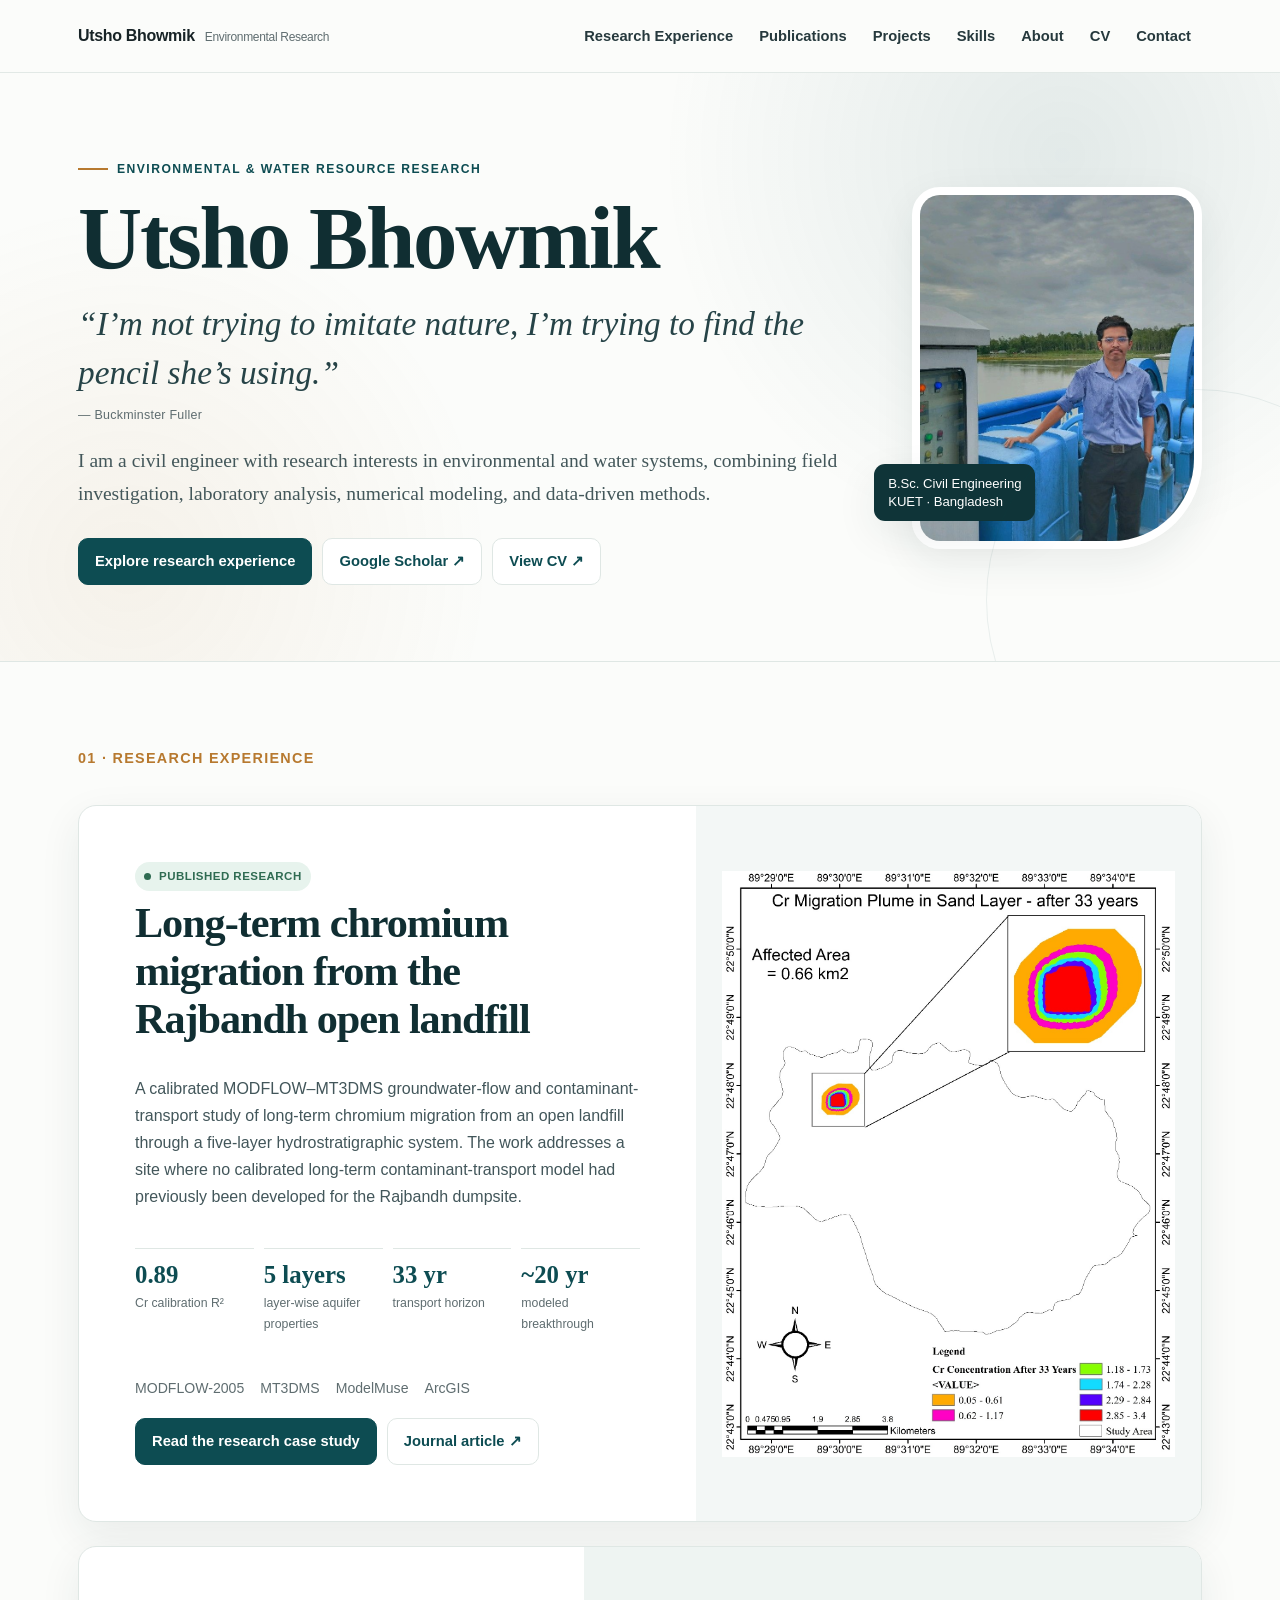
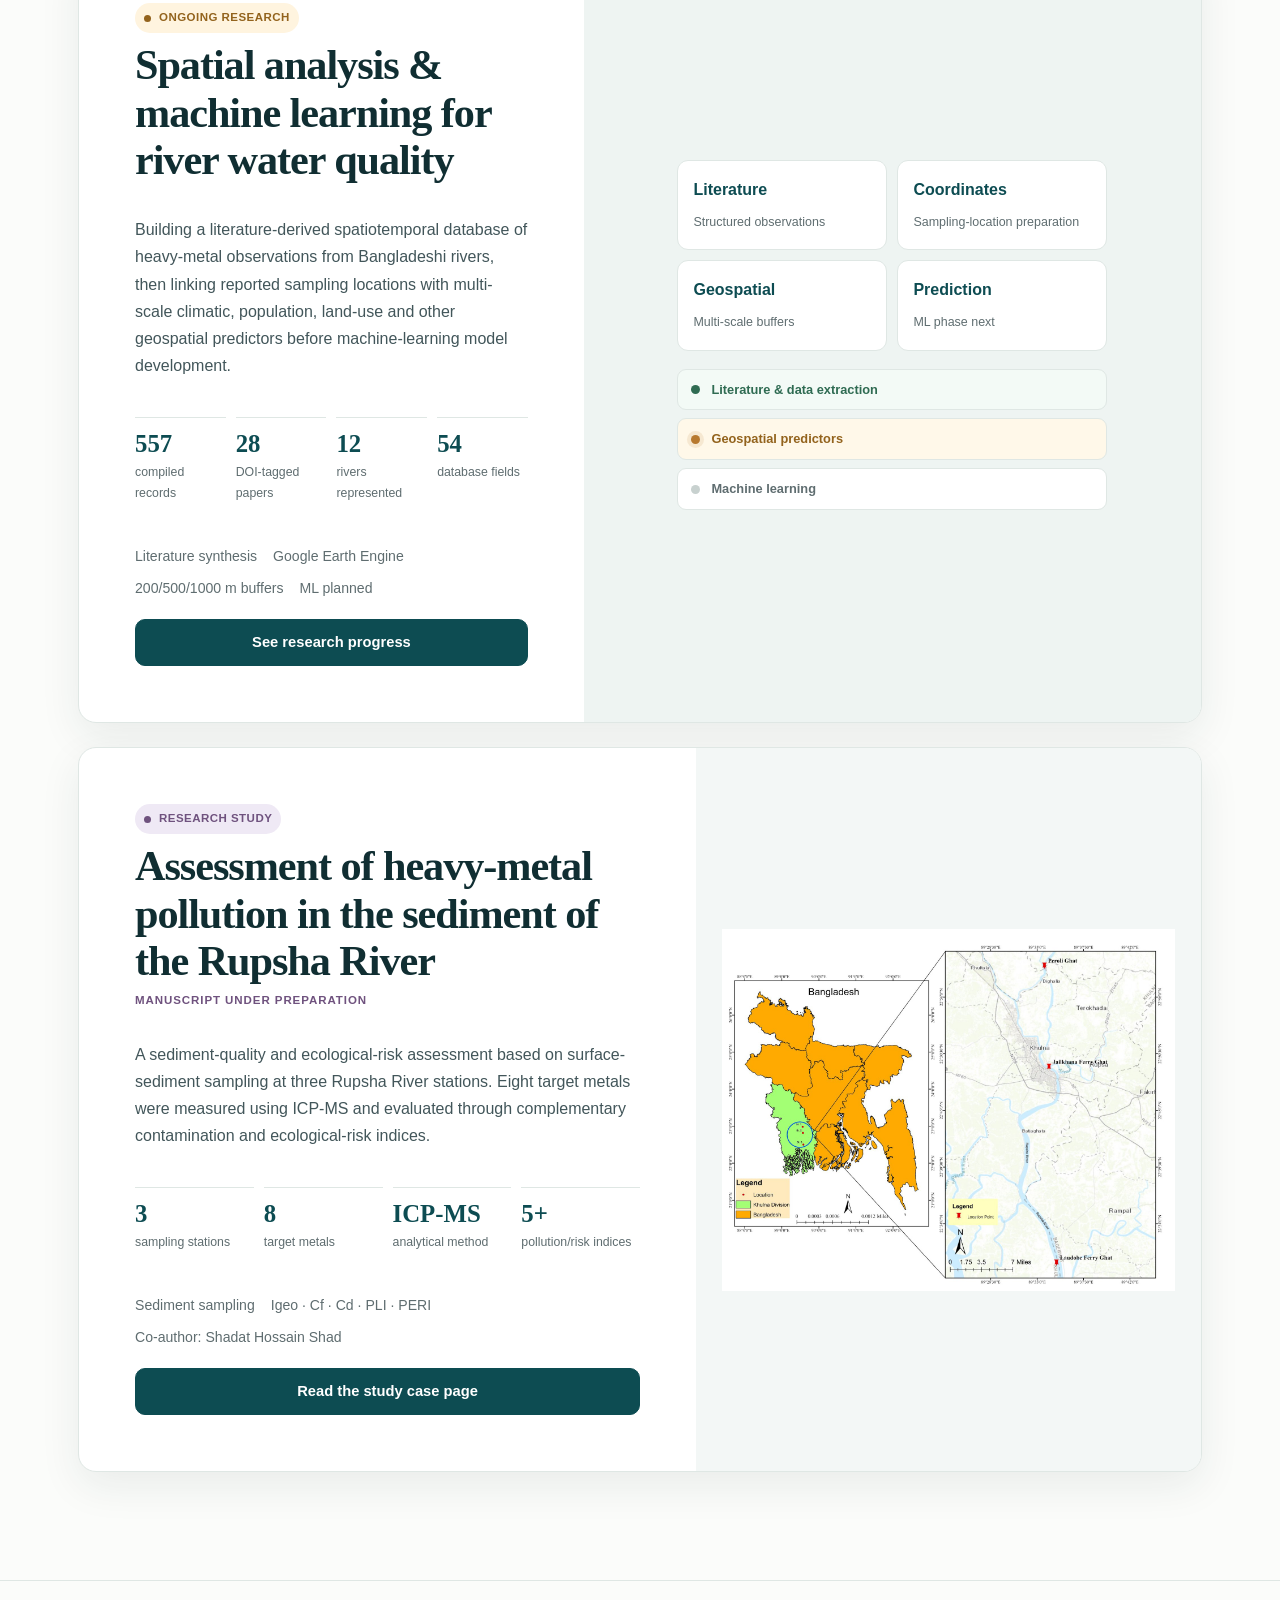
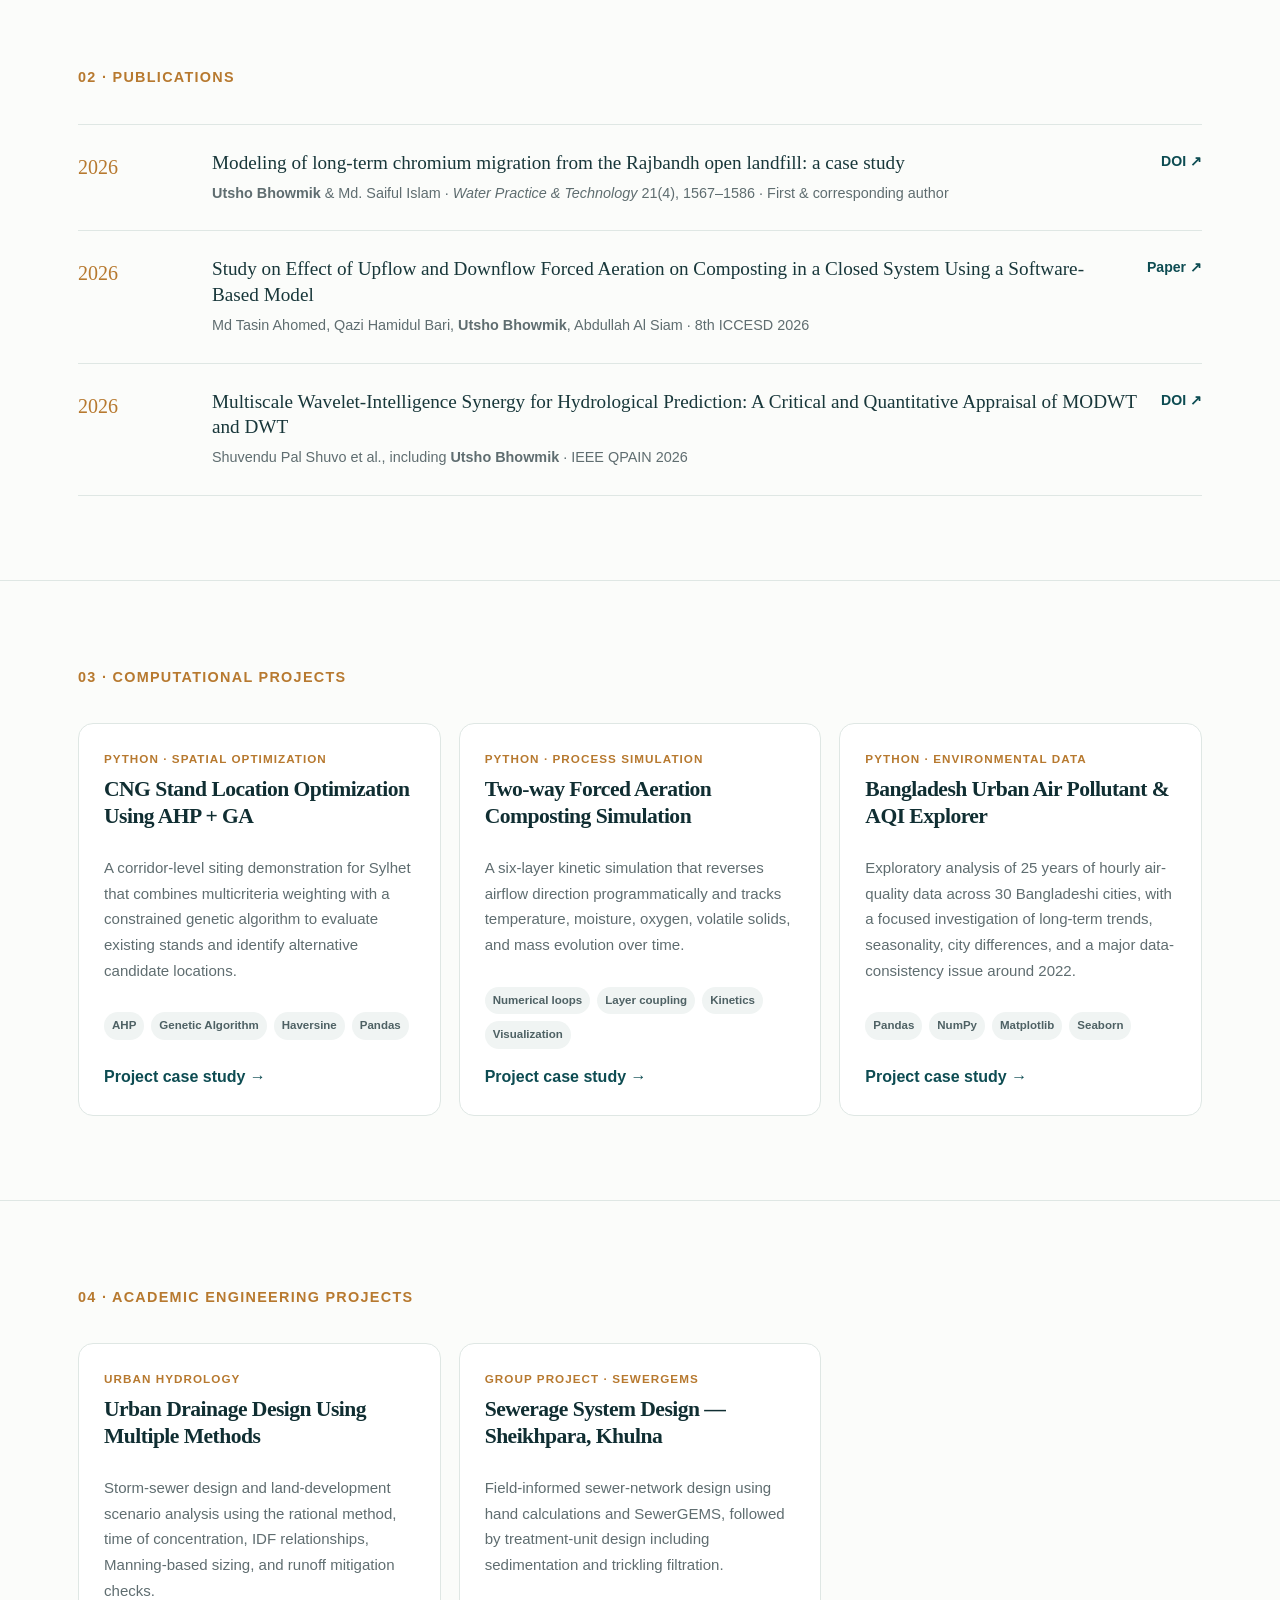
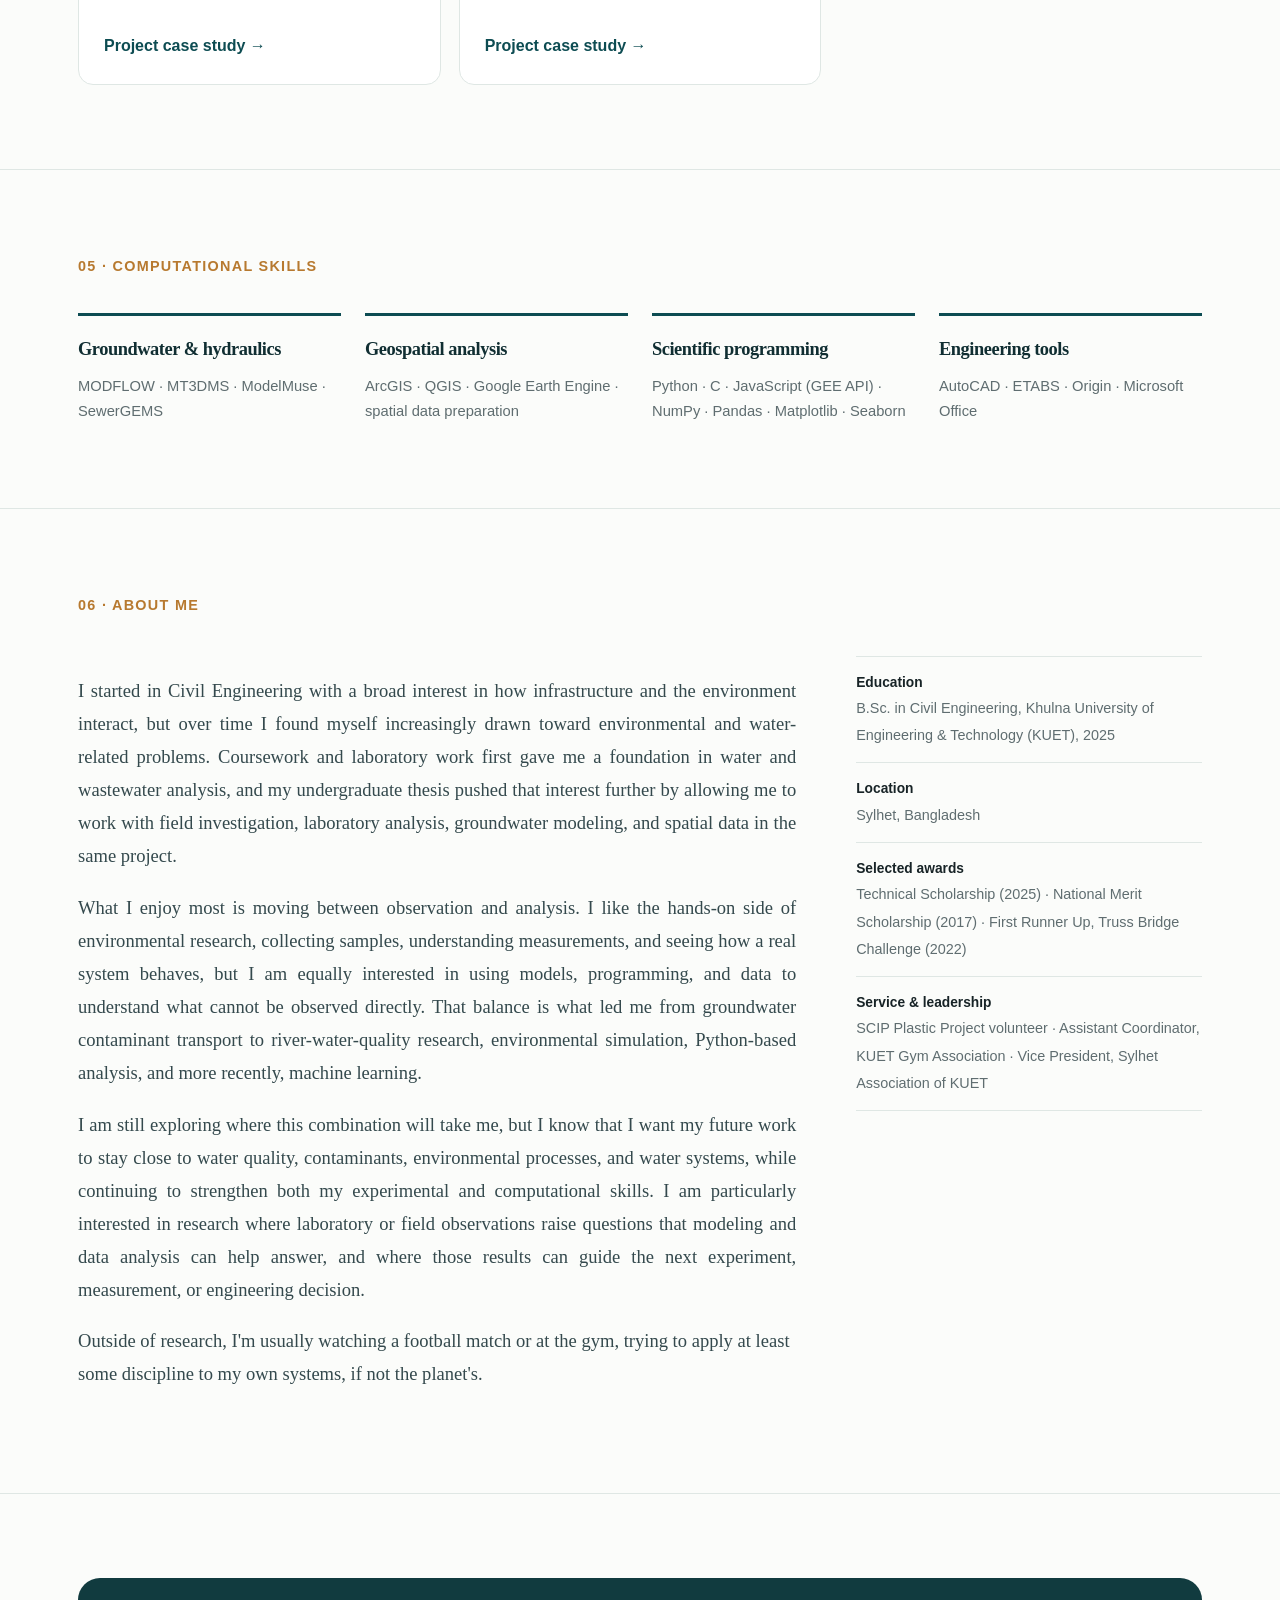
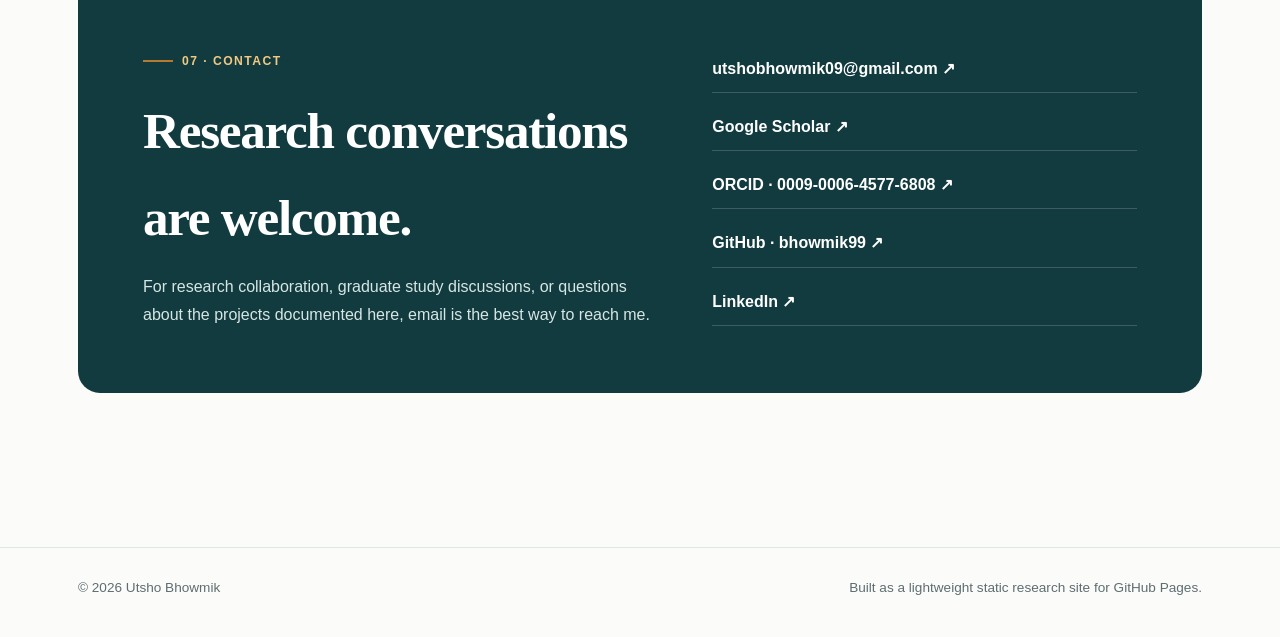
<file: index.html>
<!DOCTYPE html>

<html lang="en">
<head>
<meta charset="utf-8"/>
<meta content="width=device-width, initial-scale=1" name="viewport"/>
<title>Utsho Bhowmik | Environmental and Water Resource Research</title>
<meta content="Research portfolio of Utsho Bhowmik, a environmental and water resource researcher working on groundwater flow and contaminant transport, water quality, geospatial analysis, and environmental data science." name="description"/>
<meta content="Utsho Bhowmik | Environmental & Water Resource Research" property="og:title"/>
<meta content="Numerical modeling, contaminant transport, geospatial analysis, and data-driven environmental research." property="og:description"/>
<meta content="website" property="og:type"/>
<meta content="https://bhowmik99.github.io/Portfolio/" property="og:url"/>
<meta content="https://bhowmik99.github.io/Portfolio/assets/images/site/profile.jpg" property="og:image"/>
<link href="assets/favicon.svg" rel="icon" type="image/svg+xml"/>
<link href="style.css" rel="stylesheet"/>
</head>
<body>
<a class="skip-link" href="#main">Skip to content</a>
<nav aria-label="Primary navigation" class="site-nav">
<div class="nav-inner">
<a class="brand" href="index.html">Utsho Bhowmik <small>Environmental Research</small></a>
<button aria-expanded="false" aria-label="Open navigation" class="nav-toggle" type="button">Menu</button>
<ul class="nav-links">
<li><a href="#research">Research Experience</a></li>
<li><a href="#publications">Publications</a></li>
<li><a href="#projects">Projects</a></li>
<li><a href="#methods">Skills</a></li><li><a href="#about">About</a></li>
<li><a href="assets/docs/Utsho_Bhowmik_CV.pdf" rel="noopener" target="_blank">CV</a></li>
<li><a href="#contact">Contact</a></li>
</ul>
</div>
</nav>
<header class="hero" id="home">
<div class="hero-grid">
<div>
<div class="kicker">Environmental & Water Resource Research</div>
<h1>Utsho Bhowmik</h1>
<blockquote class="hero-quote">“I’m not trying to imitate nature, I’m trying to find the pencil she’s using.”<cite>— Buckminster Fuller</cite></blockquote>
<p class="hero-intro">I am a civil engineer with research interests in environmental and water systems, combining field investigation, laboratory analysis, numerical modeling, and data-driven methods.</p>
<div class="hero-actions">
<a class="btn btn-primary" href="#research">Explore research experience</a>
<a class="btn btn-quiet" href="https://scholar.google.com/citations?hl=en&amp;user=8uxMQJEAAAAJ" rel="noopener" target="_blank">Google Scholar ↗</a>
<a class="btn btn-quiet" href="assets/docs/Utsho_Bhowmik_CV.pdf" rel="noopener" target="_blank">View CV ↗</a>
</div>
</div>
<div class="hero-photo-wrap">
<img alt="Portrait of Utsho Bhowmik" class="hero-photo" src="assets/images/site/profile.jpg"/>
<div class="hero-photo-note">B.Sc. Civil Engineering<br/>KUET · Bangladesh</div>
</div>
</div>
</header>
<main id="main">
<section class="section" id="research">
<div class="container">
<div class="section-index section-index-block">01 · Research Experience</div>
<article class="research-feature">
<div class="feature-copy">
<span class="status published">Published research</span>
<h3>Long-term chromium migration from the Rajbandh open landfill</h3>
<p>A calibrated MODFLOW–MT3DMS groundwater-flow and contaminant-transport study of long-term chromium migration from an open landfill through a five-layer hydrostratigraphic system. The work addresses a site where no calibrated long-term contaminant-transport model had previously been developed for the Rajbandh dumpsite.</p>
<div aria-label="Key research metrics" class="metric-row">
<div class="metric"><strong>0.89</strong><span>Cr calibration R²</span></div>
<div class="metric"><strong>5 layers</strong><span>layer-wise aquifer properties</span></div>
<div class="metric"><strong>33 yr</strong><span>transport horizon</span></div>
<div class="metric"><strong>~20 yr</strong><span>modeled breakthrough</span></div>
</div>
<div class="meta-row"><span>MODFLOW-2005</span><span>MT3DMS</span><span>ModelMuse</span><span>ArcGIS</span></div>
<div class="inline-actions">
<a class="btn btn-primary" href="research/chromium.html">Read the research case study</a>
<a class="btn btn-quiet" href="https://doi.org/10.2166/wpt.2026.253" rel="noopener" target="_blank">Journal article ↗</a>
</div>
</div>
<div class="feature-media contain">
<img alt="Modeled chromium migration plume in the sand aquifer after 33 years" src="assets/images/chromium/plume-year33.jpeg"/>
</div>
</article>
<article class="research-feature reverse">
<div class="feature-copy">
<span class="status ongoing">Ongoing research</span>
<h3>Spatial analysis &amp; machine learning for river water quality</h3>
<p>Building a literature-derived spatiotemporal database of heavy-metal observations from Bangladeshi rivers, then linking reported sampling locations with multi-scale climatic, population, land-use and other geospatial predictors before machine-learning model development.</p>
<div class="metric-row">
<div class="metric"><strong>557</strong><span>compiled records</span></div>
<div class="metric"><strong>28</strong><span>DOI-tagged papers</span></div>
<div class="metric"><strong>12</strong><span>rivers represented</span></div>
<div class="metric"><strong>54</strong><span>database fields</span></div>
</div>
<div class="meta-row"><span>Literature synthesis</span><span>Google Earth Engine</span><span>200/500/1000 m buffers</span><span>ML planned</span></div>
<a class="btn btn-primary" href="research/river-ml.html">See research progress</a>
</div>
<div class="feature-media" style="display:grid;place-items:center;padding:34px;">
<div style="width:100%;max-width:430px;">
<div class="schema-grid" style="grid-template-columns:repeat(2,1fr);margin:0;">
<div class="schema-card"><strong>Literature</strong><span>Structured observations</span></div>
<div class="schema-card"><strong>Coordinates</strong><span>Sampling-location preparation</span></div>
<div class="schema-card"><strong>Geospatial</strong><span>Multi-scale buffers</span></div>
<div class="schema-card"><strong>Prediction</strong><span>ML phase next</span></div>
</div>
<div aria-label="Project status" class="status-track">
<span class="track-step done">Literature &amp; data extraction</span>
<span class="track-step active">Geospatial predictors</span>
<span class="track-step">Machine learning</span>
</div>
</div>
</div>
</article>
<article class="research-feature">
<div class="feature-copy">
<span class="status manuscript">Research study</span>
<h3>Assessment of heavy-metal pollution in the sediment of the Rupsha River <span class="title-status">Manuscript under preparation</span></h3>
<p>A sediment-quality and ecological-risk assessment based on surface-sediment sampling at three Rupsha River stations. Eight target metals were measured using ICP-MS and evaluated through complementary contamination and ecological-risk indices.</p>
<div class="metric-row">
<div class="metric"><strong>3</strong><span>sampling stations</span></div>
<div class="metric"><strong>8</strong><span>target metals</span></div>
<div class="metric"><strong>ICP-MS</strong><span>analytical method</span></div>
<div class="metric"><strong>5+</strong><span>pollution/risk indices</span></div>
</div>
<div class="meta-row"><span>Sediment sampling</span><span>Igeo · Cf · Cd · PLI · PERI</span><span>Co-author: Shadat Hossain Shad</span></div>
<a class="btn btn-primary" href="research/rupsha.html">Read the study case page</a>
</div>
<div class="feature-media contain">
<img alt="Rupsha River study area and sediment sampling stations" src="assets/images/rupsha/study-area.jpeg"/>
</div>
</article>
</div>
</section>
<section class="section" id="publications">
<div class="container">
<div class="section-index section-index-block">02 · Publications</div>
<div class="publication-list">
<div class="publication">
<div class="pub-year">2026</div>
<div>
<div class="pub-title">Modeling of long-term chromium migration from the Rajbandh open landfill: a case study</div>
<div class="pub-meta"><strong>Utsho Bhowmik</strong> &amp; Md. Saiful Islam · <em>Water Practice &amp; Technology</em> 21(4), 1567–1586 · First &amp; corresponding author</div>
</div>
<div class="pub-actions"><a class="text-link" href="https://doi.org/10.2166/wpt.2026.253" rel="noopener" target="_blank">DOI ↗</a></div>
</div>
<div class="publication">
<div class="pub-year">2026</div>
<div>
<div class="pub-title">Study on Effect of Upflow and Downflow Forced Aeration on Composting in a Closed System Using a Software-Based Model</div>
<div class="pub-meta">Md Tasin Ahomed, Qazi Hamidul Bari, <strong>Utsho Bhowmik</strong>, Abdullah Al Siam · 8th ICCESD 2026</div>
</div>
<div class="pub-actions"><a class="text-link" href="https://iccesd.kuet.ac.bd/2026/Papers/886.pdf" rel="noopener" target="_blank">Paper ↗</a></div>
</div>
<div class="publication">
<div class="pub-year">2026</div>
<div>
<div class="pub-title">Multiscale Wavelet-Intelligence Synergy for Hydrological Prediction: A Critical and Quantitative Appraisal of MODWT and DWT</div>
<div class="pub-meta">Shuvendu Pal Shuvo et al., including <strong>Utsho Bhowmik</strong> · IEEE QPAIN 2026</div>
</div>
<div class="pub-actions"><a class="text-link" href="https://doi.org/10.1109/QPAIN69676.2026.11545998" rel="noopener" target="_blank">DOI ↗</a></div>
</div>
</div>
</div>
</section>
<section class="section" id="projects">
<div class="container">
<div class="section-index section-index-block">03 · Computational Projects</div>
<div class="card-grid">
<article class="card">
<div class="card-eyebrow">Python · Spatial optimization</div>
<h3>CNG Stand Location Optimization Using AHP + GA</h3>
<p>A corridor-level siting demonstration for Sylhet that combines multicriteria weighting with a constrained genetic algorithm to evaluate existing stands and identify alternative candidate locations.</p>
<div class="tag-row"><span class="tag">AHP</span><span class="tag">Genetic Algorithm</span><span class="tag">Haversine</span><span class="tag">Pandas</span></div>
<a class="card-link" href="projects/cng-optimization.html">Project case study →</a>
</article>
<article class="card">
<div class="card-eyebrow">Python · Process simulation</div>
<h3>Two-way Forced Aeration Composting Simulation</h3>
<p>A six-layer kinetic simulation that reverses airflow direction programmatically and tracks temperature, moisture, oxygen, volatile solids, and mass evolution over time.</p>
<div class="tag-row"><span class="tag">Numerical loops</span><span class="tag">Layer coupling</span><span class="tag">Kinetics</span><span class="tag">Visualization</span></div>
<a class="card-link" href="projects/aeration.html">Project case study →</a>
</article>
<article class="card">
<div class="card-eyebrow">Python · Environmental data</div>
<h3>Bangladesh Urban Air Pollutant &amp; AQI Explorer</h3>
<p>Exploratory analysis of 25 years of hourly air-quality data across 30 Bangladeshi cities, with a focused investigation of long-term trends, seasonality, city differences, and a major data-consistency issue around 2022.</p>
<div class="tag-row"><span class="tag">Pandas</span><span class="tag">NumPy</span><span class="tag">Matplotlib</span><span class="tag">Seaborn</span></div>
<a class="card-link" href="projects/air-quality.html">Project case study →</a>
</article>
</div>



</div>
</section><section class="section" id="academic-projects"><div class="container"><div class="section-index section-index-block">04 · Academic Engineering Projects</div><div class="card-grid">
<article class="card">
<div class="card-eyebrow">Urban hydrology</div>
<h3>Urban Drainage Design Using Multiple Methods</h3>
<p>Storm-sewer design and land-development scenario analysis using the rational method, time of concentration, IDF relationships, Manning-based sizing, and runoff mitigation checks.</p>
<a class="card-link" href="projects/stormwater.html">Project case study →</a>
</article>
<article class="card">
<div class="card-eyebrow">Group project · SewerGEMS</div>
<h3>Sewerage System Design — Sheikhpara, Khulna</h3>
<p>Field-informed sewer-network design using hand calculations and SewerGEMS, followed by treatment-unit design including sedimentation and trickling filtration.</p>
<a class="card-link" href="projects/sewerage.html">Project case study →</a>
</article>
</div></div></section>
<section class="section" id="methods">
<div class="container">
<div class="section-index section-index-block">05 · Computational Skills</div>
<div class="tool-columns">
<div class="tool-column"><h3>Groundwater &amp; hydraulics</h3><p>MODFLOW · MT3DMS · ModelMuse · SewerGEMS</p></div>
<div class="tool-column"><h3>Geospatial analysis</h3><p>ArcGIS · QGIS · Google Earth Engine · spatial data preparation</p></div>
<div class="tool-column"><h3>Scientific programming</h3><p>Python · C · JavaScript (GEE API) · NumPy · Pandas · Matplotlib · Seaborn</p></div>
<div class="tool-column"><h3>Engineering tools</h3><p>AutoCAD · ETABS · Origin · Microsoft Office</p></div>
</div>
</div>
</section>
<section class="section" id="about">
<div class="container"><div class="section-index section-index-block">06 · About Me</div>
<div class="about-layout about-no-heading">
<div class="about-copy"><p style="text-align: justify;">I started in Civil Engineering with a broad interest in how infrastructure and the environment interact, but over time I found myself increasingly drawn toward environmental and water-related problems. Coursework and laboratory work first gave me a foundation in water and wastewater analysis, and my undergraduate thesis pushed that interest further by allowing me to work with field investigation, laboratory analysis, groundwater modeling, and spatial data in the same project.</p><p style="text-align: justify;">What I enjoy most is moving between observation and analysis. I like the hands-on side of environmental research, collecting samples, understanding measurements, and seeing how a real system behaves, but I am equally interested in using models, programming, and data to understand what cannot be observed directly. That balance is what led me from groundwater contaminant transport to river-water-quality research, environmental simulation, Python-based analysis, and more recently, machine learning.</p><p style="text-align: justify;">I am still exploring where this combination will take me, but I know that I want my future work to stay close to water quality, contaminants, environmental processes, and water systems, while continuing to strengthen both my experimental and computational skills. I am particularly interested in research where laboratory or field observations raise questions that modeling and data analysis can help answer, and where those results can guide the next experiment, measurement, or engineering decision.</p><p>Outside of research, I'm usually watching a football match or at the gym, trying to apply at least some discipline to my own systems, if not the planet's.</p></div>
<div>
<ul class="fact-list">
<li><strong>Education</strong><span>B.Sc. in Civil Engineering, Khulna University of Engineering &amp; Technology (KUET), 2025</span></li>
<li><strong>Location</strong><span>Sylhet, Bangladesh</span></li>
<li><strong>Selected awards</strong><span>Technical Scholarship (2025) · National Merit Scholarship (2017) · First Runner Up, Truss Bridge Challenge (2022)</span></li>
<li><strong>Service &amp; leadership</strong><span>SCIP Plastic Project volunteer · Assistant Coordinator, KUET Gym Association · Vice President, Sylhet Association of KUET</span></li>
</ul>
</div>
</div>
</div>
</section>
<section class="section" id="contact">
<div class="container">
<div class="contact-panel">
<div>
<div class="kicker" style="color:#f1c982;">07 · Contact</div>
<h2>Research conversations are welcome.</h2>
<p>For research collaboration, graduate study discussions, or questions about the projects documented here, email is the best way to reach me.</p>
</div>
<div class="contact-links">
<a href="mailto:utshobhowmik09@gmail.com">utshobhowmik09@gmail.com ↗</a>
<a href="https://scholar.google.com/citations?hl=en&amp;user=8uxMQJEAAAAJ" rel="noopener" target="_blank">Google Scholar ↗</a>
<a href="https://orcid.org/0009-0006-4577-6808" rel="noopener" target="_blank">ORCID · 0009-0006-4577-6808 ↗</a>
<a href="https://github.com/bhowmik99" rel="noopener" target="_blank">GitHub · bhowmik99 ↗</a>
<a href="https://www.linkedin.com/in/utsho-bhowmik" rel="noopener" target="_blank">LinkedIn ↗</a>
</div>
</div>
</div>
</section>
</main>
<footer class="footer">
<div class="footer-inner">
<span>© <span data-year="">2026</span> Utsho Bhowmik</span>
<span>Built as a lightweight static research site for GitHub Pages.</span>
</div>
</footer>
<script src="script.js"></script>
</body>
</html>
</file>
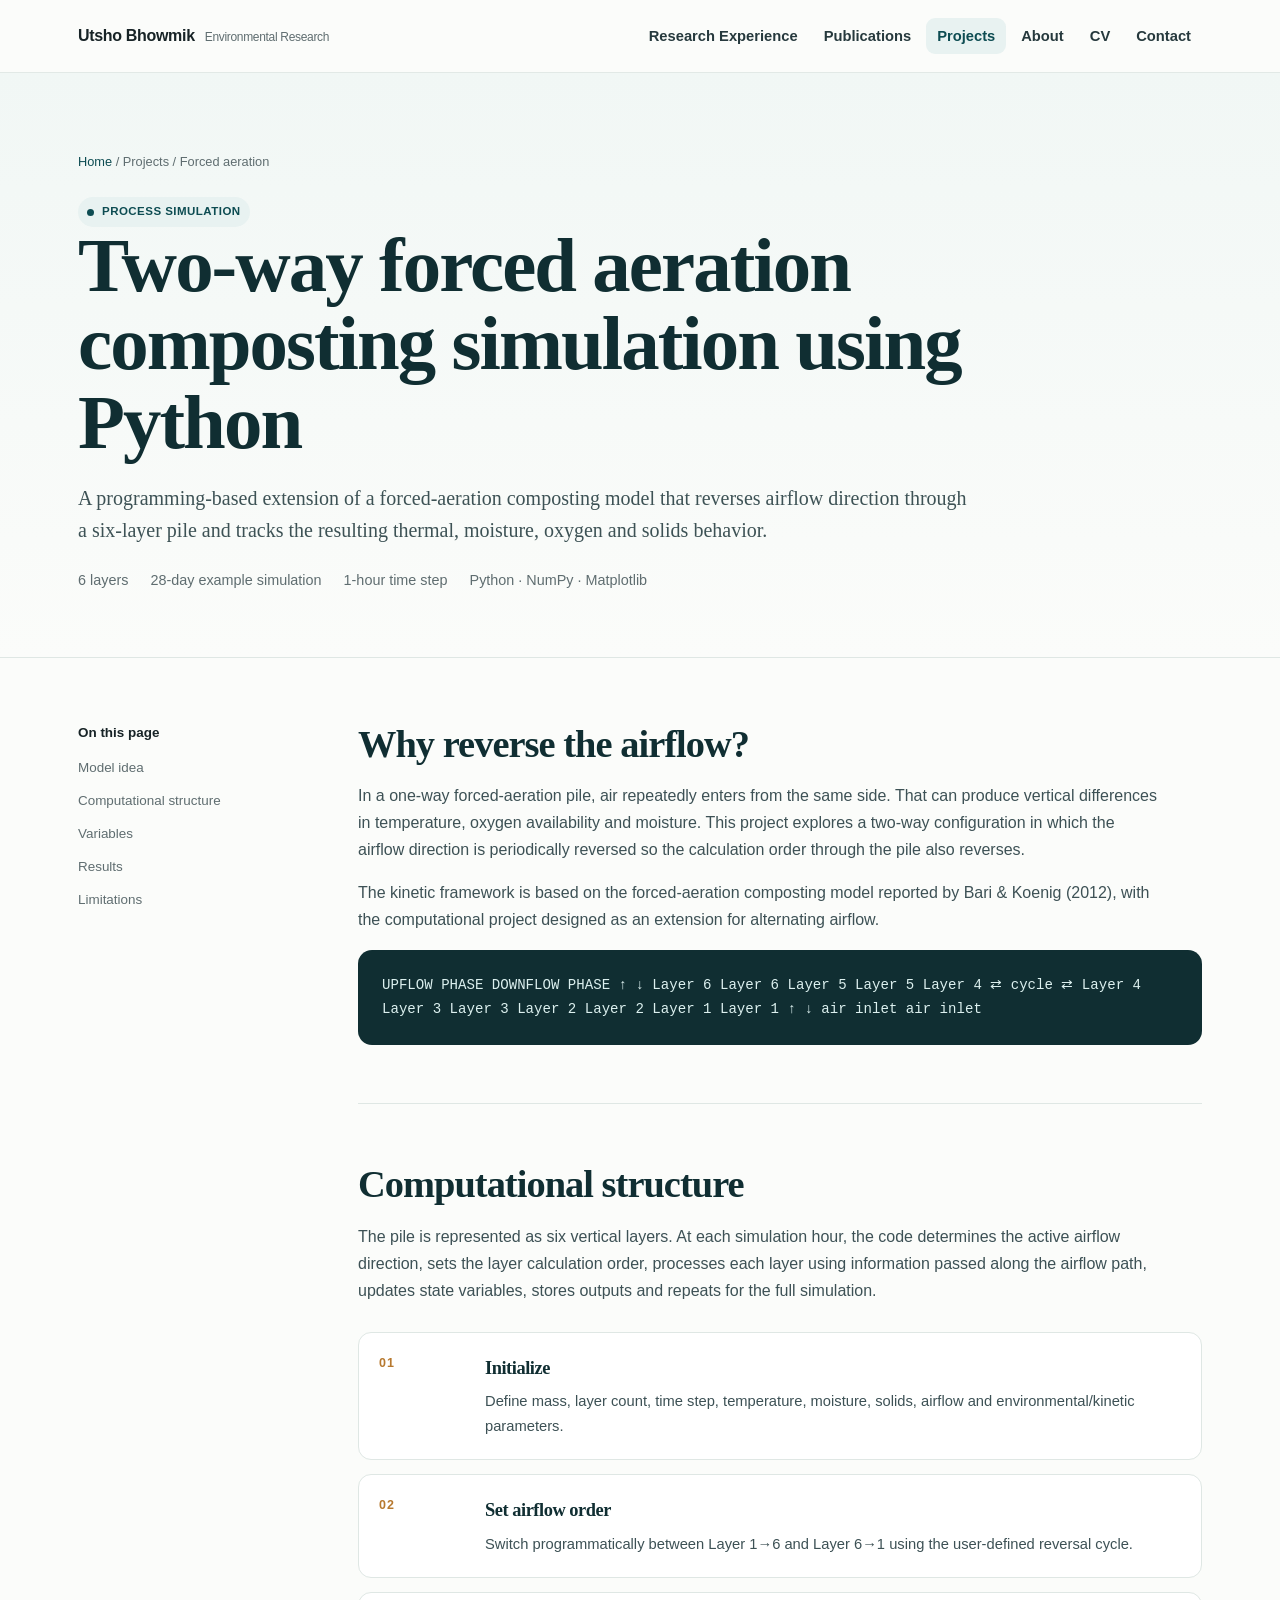
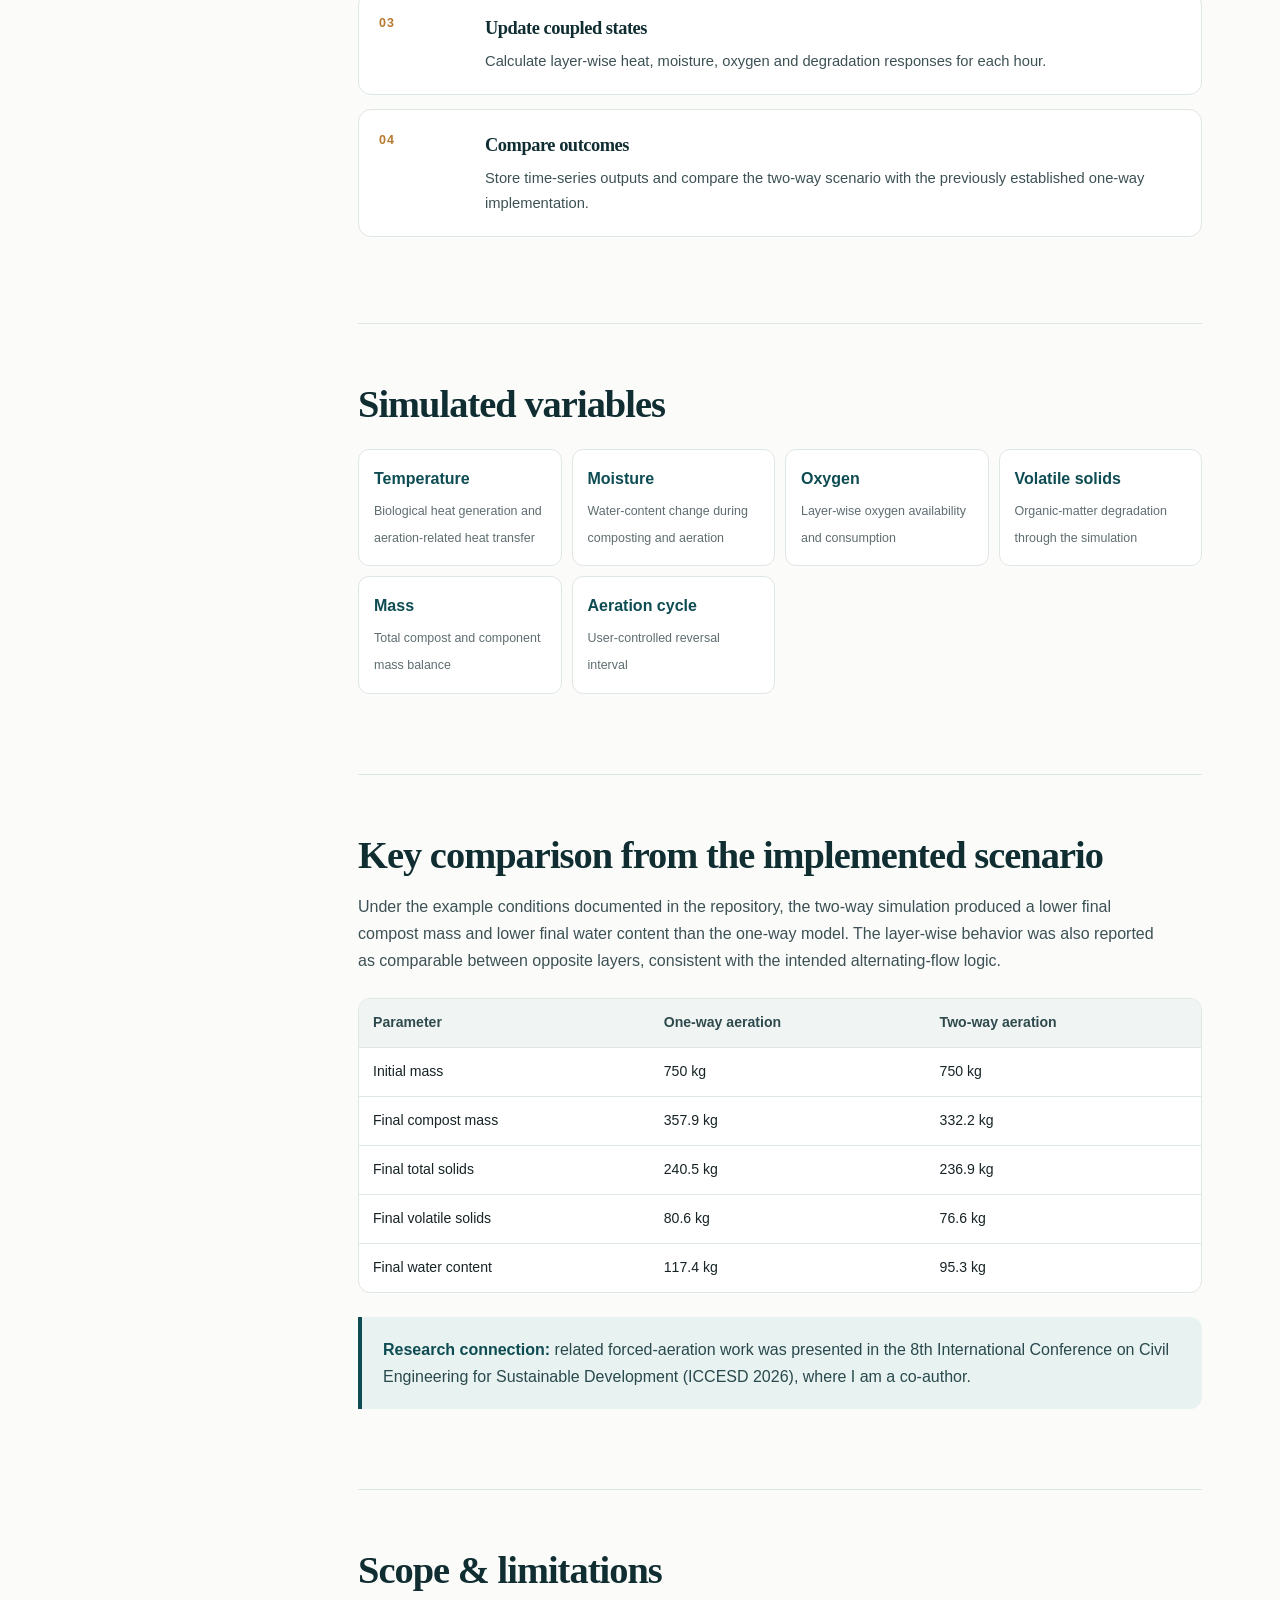
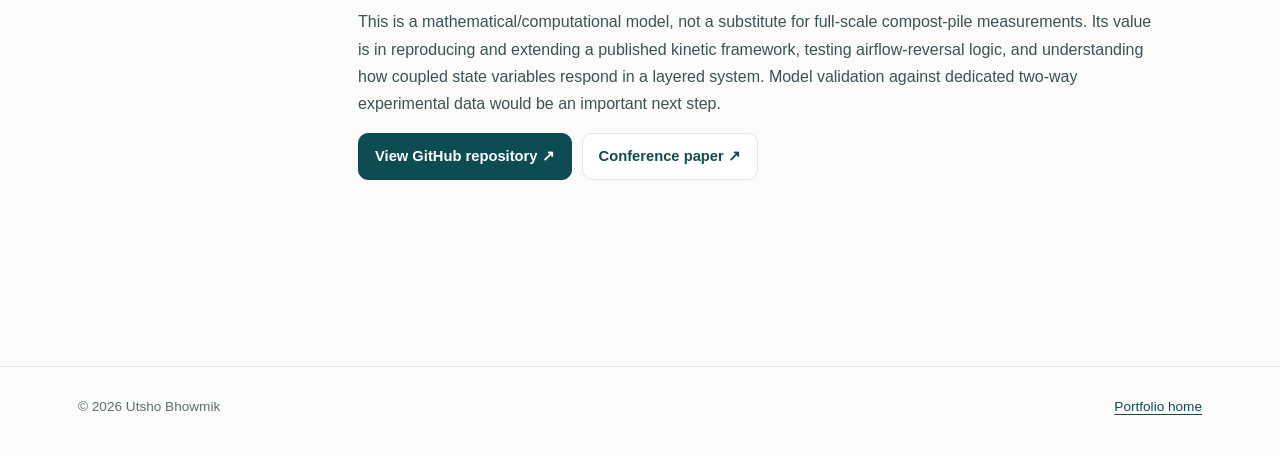
<file: projects/aeration.html>
<!doctype html>
<html lang="en">
<head><meta charset="utf-8"><meta name="viewport" content="width=device-width, initial-scale=1"><title>Two-Way Forced Aeration Simulation | Utsho Bhowmik</title><meta name="description" content="Python-based six-layer kinetic model for two-way forced aeration composting."><link rel="icon" href="../assets/favicon.svg" type="image/svg+xml"><link rel="stylesheet" href="../style.css"></head>
<body>
<nav class="site-nav"><div class="nav-inner"><a class="brand" href="../index.html">Utsho Bhowmik <small>Environmental Research</small></a><button class="nav-toggle" type="button" aria-expanded="false">Menu</button><ul class="nav-links"><li><a href="../index.html#research">Research Experience</a></li><li><a href="../index.html#publications">Publications</a></li><li><a href="../index.html#projects" aria-current="page">Projects</a></li><li><a href="../index.html#about">About</a></li><li><a href="../assets/docs/Utsho_Bhowmik_CV.pdf" target="_blank">CV</a></li><li><a href="../index.html#contact">Contact</a></li></ul></div></nav>
<header class="page-hero"><div class="page-hero-inner"><div class="breadcrumb"><a href="../index.html">Home</a> / Projects / Forced aeration</div><span class="status">Process simulation</span><h1>Two-way forced aeration composting simulation using Python</h1><p class="lede">A programming-based extension of a forced-aeration composting model that reverses airflow direction through a six-layer pile and tracks the resulting thermal, moisture, oxygen and solids behavior.</p><div class="page-meta"><span>6 layers</span><span>28-day example simulation</span><span>1-hour time step</span><span>Python · NumPy · Matplotlib</span></div></div></header>
<main class="container page-layout"><aside class="toc"><div class="toc-title">On this page</div><a href="#idea">Model idea</a><a href="#structure">Computational structure</a><a href="#variables">Variables</a><a href="#results">Results</a><a href="#limits">Limitations</a></aside><article class="article">
<section class="article-section" id="idea"><h2>Why reverse the airflow?</h2><div class="reading"><p>In a one-way forced-aeration pile, air repeatedly enters from the same side. That can produce vertical differences in temperature, oxygen availability and moisture. This project explores a two-way configuration in which the airflow direction is periodically reversed so the calculation order through the pile also reverses.</p><p>The kinetic framework is based on the forced-aeration composting model reported by Bari & Koenig (2012), with the computational project designed as an extension for alternating airflow.</p></div><div class="code-schematic">UPFLOW PHASE                 DOWNFLOW PHASE
     ↑                             ↓
  Layer 6                       Layer 6
  Layer 5                       Layer 5
  Layer 4       ⇄ cycle ⇄      Layer 4
  Layer 3                       Layer 3
  Layer 2                       Layer 2
  Layer 1                       Layer 1
     ↑                             ↓
  air inlet                    air inlet</div></section>
<section class="article-section" id="structure"><h2>Computational structure</h2><div class="reading"><p>The pile is represented as six vertical layers. At each simulation hour, the code determines the active airflow direction, sets the layer calculation order, processes each layer using information passed along the airflow path, updates state variables, stores outputs and repeats for the full simulation.</p></div><div class="phase-list"><div class="phase"><div class="phase-code">01</div><div><h3>Initialize</h3><p>Define mass, layer count, time step, temperature, moisture, solids, airflow and environmental/kinetic parameters.</p></div></div><div class="phase"><div class="phase-code">02</div><div><h3>Set airflow order</h3><p>Switch programmatically between Layer 1→6 and Layer 6→1 using the user-defined reversal cycle.</p></div></div><div class="phase"><div class="phase-code">03</div><div><h3>Update coupled states</h3><p>Calculate layer-wise heat, moisture, oxygen and degradation responses for each hour.</p></div></div><div class="phase"><div class="phase-code">04</div><div><h3>Compare outcomes</h3><p>Store time-series outputs and compare the two-way scenario with the previously established one-way implementation.</p></div></div></div></section>
<section class="article-section" id="variables"><h2>Simulated variables</h2><div class="schema-grid"><div class="schema-card"><strong>Temperature</strong><span>Biological heat generation and aeration-related heat transfer</span></div><div class="schema-card"><strong>Moisture</strong><span>Water-content change during composting and aeration</span></div><div class="schema-card"><strong>Oxygen</strong><span>Layer-wise oxygen availability and consumption</span></div><div class="schema-card"><strong>Volatile solids</strong><span>Organic-matter degradation through the simulation</span></div><div class="schema-card"><strong>Mass</strong><span>Total compost and component mass balance</span></div><div class="schema-card"><strong>Aeration cycle</strong><span>User-controlled reversal interval</span></div></div></section>
<section class="article-section" id="results"><h2>Key comparison from the implemented scenario</h2><div class="reading"><p>Under the example conditions documented in the repository, the two-way simulation produced a lower final compost mass and lower final water content than the one-way model. The layer-wise behavior was also reported as comparable between opposite layers, consistent with the intended alternating-flow logic.</p></div><div class="table-wrap"><table><thead><tr><th>Parameter</th><th>One-way aeration</th><th>Two-way aeration</th></tr></thead><tbody><tr><td>Initial mass</td><td>750 kg</td><td>750 kg</td></tr><tr><td>Final compost mass</td><td>357.9 kg</td><td>332.2 kg</td></tr><tr><td>Final total solids</td><td>240.5 kg</td><td>236.9 kg</td></tr><tr><td>Final volatile solids</td><td>80.6 kg</td><td>76.6 kg</td></tr><tr><td>Final water content</td><td>117.4 kg</td><td>95.3 kg</td></tr></tbody></table></div><div class="callout"><strong>Research connection:</strong> related forced-aeration work was presented in the 8th International Conference on Civil Engineering for Sustainable Development (ICCESD 2026), where I am a co-author.</div></section>
<section class="article-section" id="limits"><h2>Scope & limitations</h2><div class="reading"><p>This is a mathematical/computational model, not a substitute for full-scale compost-pile measurements. Its value is in reproducing and extending a published kinetic framework, testing airflow-reversal logic, and understanding how coupled state variables respond in a layered system. Model validation against dedicated two-way experimental data would be an important next step.</p></div><div class="inline-actions"><a class="btn btn-primary" href="https://github.com/bhowmik99/Two-way-forced-aeration" target="_blank" rel="noopener">View GitHub repository ↗</a><a class="btn btn-quiet" href="https://iccesd.kuet.ac.bd/2026/Papers/886.pdf" target="_blank" rel="noopener">Conference paper ↗</a></div></section>
</article></main><footer class="footer"><div class="footer-inner"><span>© <span data-year>2026</span> Utsho Bhowmik</span><a href="../index.html">Portfolio home</a></div></footer><script src="../script.js"></script>
</body></html>
</file>
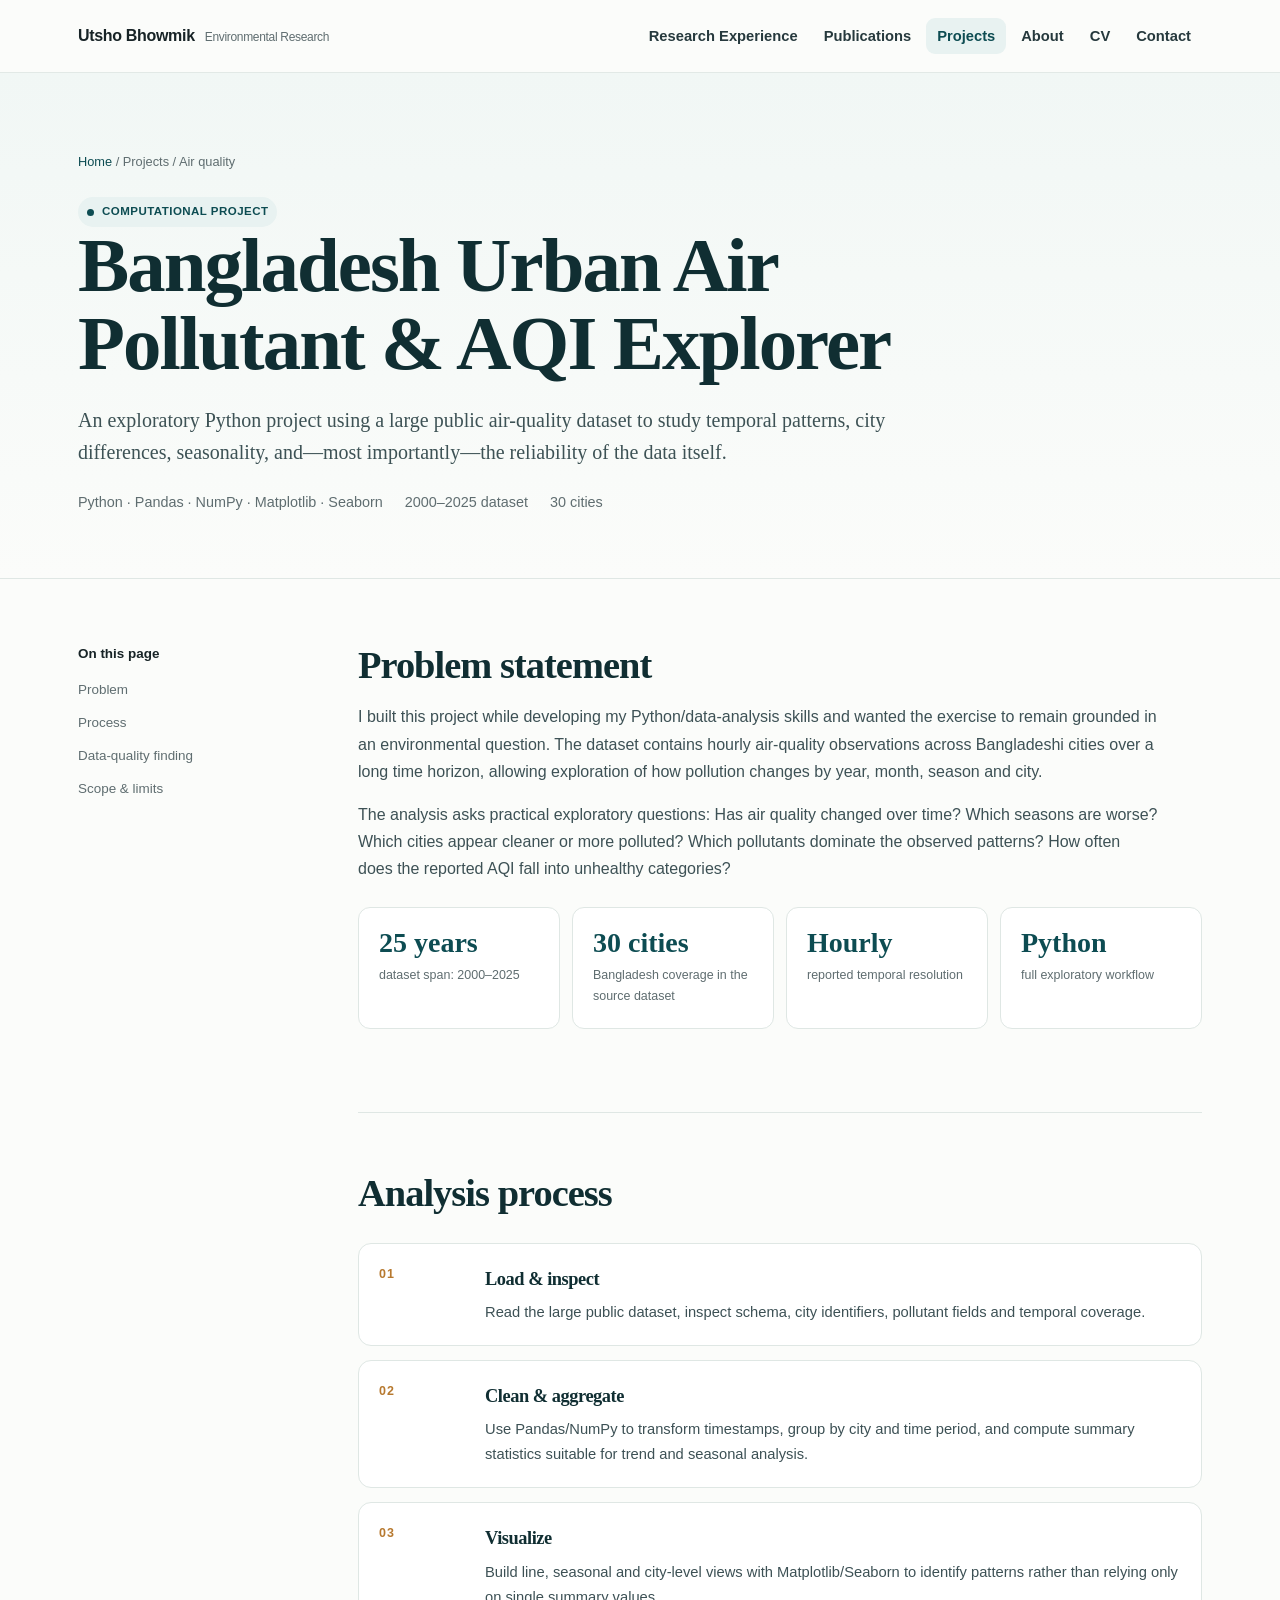
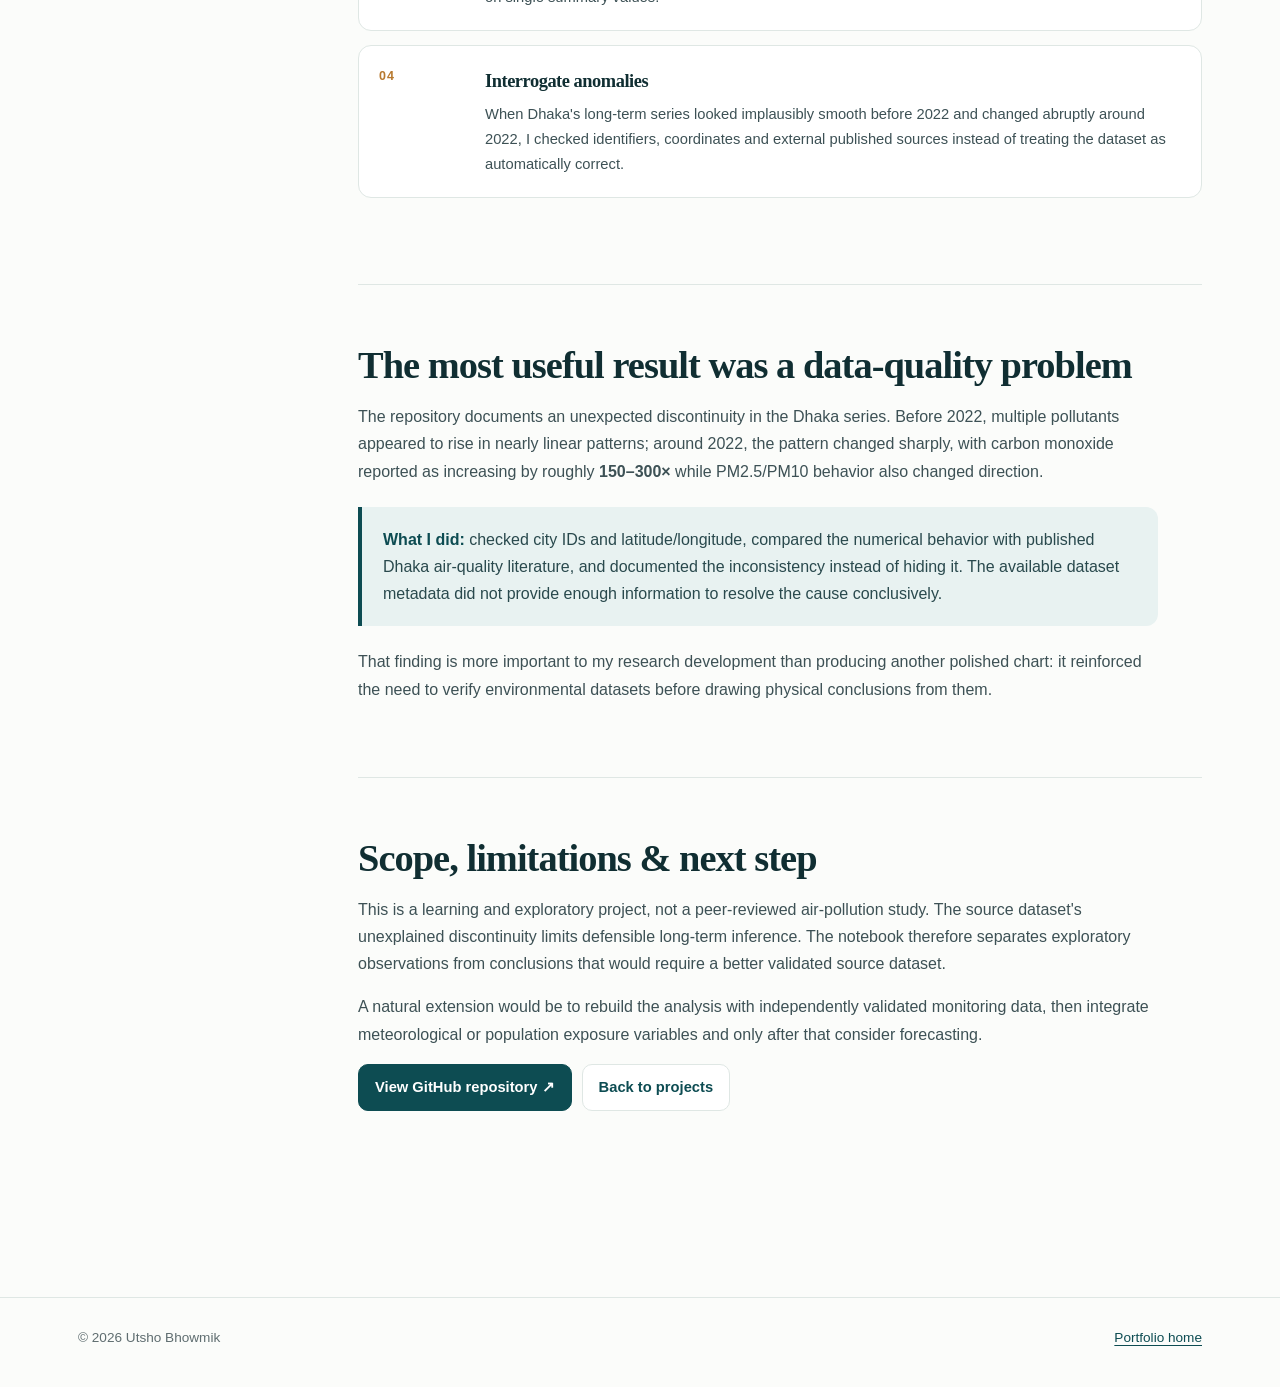
<file: projects/air-quality.html>
<!doctype html>
<html lang="en">
<head>
  <meta charset="utf-8"><meta name="viewport" content="width=device-width, initial-scale=1">
  <title>Bangladesh Air Quality Analysis | Utsho Bhowmik</title>
  <meta name="description" content="Python exploratory analysis of 25 years of hourly air quality data across 30 cities in Bangladesh, including a data-quality investigation.">
  <link rel="icon" href="../assets/favicon.svg" type="image/svg+xml"><link rel="stylesheet" href="../style.css">
</head>
<body>
<nav class="site-nav"><div class="nav-inner"><a class="brand" href="../index.html">Utsho Bhowmik <small>Environmental Research</small></a><button class="nav-toggle" type="button" aria-expanded="false">Menu</button><ul class="nav-links"><li><a href="../index.html#research">Research Experience</a></li><li><a href="../index.html#publications">Publications</a></li><li><a href="../index.html#projects" aria-current="page">Projects</a></li><li><a href="../index.html#about">About</a></li><li><a href="../assets/docs/Utsho_Bhowmik_CV.pdf" target="_blank">CV</a></li><li><a href="../index.html#contact">Contact</a></li></ul></div></nav>
<header class="page-hero"><div class="page-hero-inner"><div class="breadcrumb"><a href="../index.html">Home</a> / Projects / Air quality</div><span class="status">Computational project</span><h1>Bangladesh Urban Air Pollutant & AQI Explorer</h1><p class="lede">An exploratory Python project using a large public air-quality dataset to study temporal patterns, city differences, seasonality, and—most importantly—the reliability of the data itself.</p><div class="page-meta"><span>Python · Pandas · NumPy · Matplotlib · Seaborn</span><span>2000–2025 dataset</span><span>30 cities</span></div></div></header>
<main class="container page-layout"><aside class="toc"><div class="toc-title">On this page</div><a href="#problem">Problem</a><a href="#process">Process</a><a href="#quality">Data-quality finding</a><a href="#scope">Scope & limits</a></aside><article class="article">
<section class="article-section" id="problem"><h2>Problem statement</h2><div class="reading"><p>I built this project while developing my Python/data-analysis skills and wanted the exercise to remain grounded in an environmental question. The dataset contains hourly air-quality observations across Bangladeshi cities over a long time horizon, allowing exploration of how pollution changes by year, month, season and city.</p><p>The analysis asks practical exploratory questions: Has air quality changed over time? Which seasons are worse? Which cities appear cleaner or more polluted? Which pollutants dominate the observed patterns? How often does the reported AQI fall into unhealthy categories?</p></div><div class="metric-grid"><div class="metric-box"><strong>25 years</strong><span>dataset span: 2000–2025</span></div><div class="metric-box"><strong>30 cities</strong><span>Bangladesh coverage in the source dataset</span></div><div class="metric-box"><strong>Hourly</strong><span>reported temporal resolution</span></div><div class="metric-box"><strong>Python</strong><span>full exploratory workflow</span></div></div></section>
<section class="article-section" id="process"><h2>Analysis process</h2><div class="phase-list"><div class="phase"><div class="phase-code">01</div><div><h3>Load & inspect</h3><p>Read the large public dataset, inspect schema, city identifiers, pollutant fields and temporal coverage.</p></div></div><div class="phase"><div class="phase-code">02</div><div><h3>Clean & aggregate</h3><p>Use Pandas/NumPy to transform timestamps, group by city and time period, and compute summary statistics suitable for trend and seasonal analysis.</p></div></div><div class="phase"><div class="phase-code">03</div><div><h3>Visualize</h3><p>Build line, seasonal and city-level views with Matplotlib/Seaborn to identify patterns rather than relying only on single summary values.</p></div></div><div class="phase"><div class="phase-code">04</div><div><h3>Interrogate anomalies</h3><p>When Dhaka's long-term series looked implausibly smooth before 2022 and changed abruptly around 2022, I checked identifiers, coordinates and external published sources instead of treating the dataset as automatically correct.</p></div></div></div></section>
<section class="article-section" id="quality"><h2>The most useful result was a data-quality problem</h2><div class="reading"><p>The repository documents an unexpected discontinuity in the Dhaka series. Before 2022, multiple pollutants appeared to rise in nearly linear patterns; around 2022, the pattern changed sharply, with carbon monoxide reported as increasing by roughly <strong>150–300×</strong> while PM2.5/PM10 behavior also changed direction.</p><div class="callout"><strong>What I did:</strong> checked city IDs and latitude/longitude, compared the numerical behavior with published Dhaka air-quality literature, and documented the inconsistency instead of hiding it. The available dataset metadata did not provide enough information to resolve the cause conclusively.</div><p>That finding is more important to my research development than producing another polished chart: it reinforced the need to verify environmental datasets before drawing physical conclusions from them.</p></div></section>
<section class="article-section" id="scope"><h2>Scope, limitations & next step</h2><div class="reading"><p>This is a learning and exploratory project, not a peer-reviewed air-pollution study. The source dataset's unexplained discontinuity limits defensible long-term inference. The notebook therefore separates exploratory observations from conclusions that would require a better validated source dataset.</p><p>A natural extension would be to rebuild the analysis with independently validated monitoring data, then integrate meteorological or population exposure variables and only after that consider forecasting.</p></div><div class="inline-actions"><a class="btn btn-primary" href="https://github.com/bhowmik99/bangladesh_air_quality_analysis" target="_blank" rel="noopener">View GitHub repository ↗</a><a class="btn btn-quiet" href="../index.html#projects">Back to projects</a></div></section>
</article></main>
<footer class="footer"><div class="footer-inner"><span>© <span data-year>2026</span> Utsho Bhowmik</span><a href="../index.html">Portfolio home</a></div></footer><script src="../script.js"></script>
</body></html>
</file>
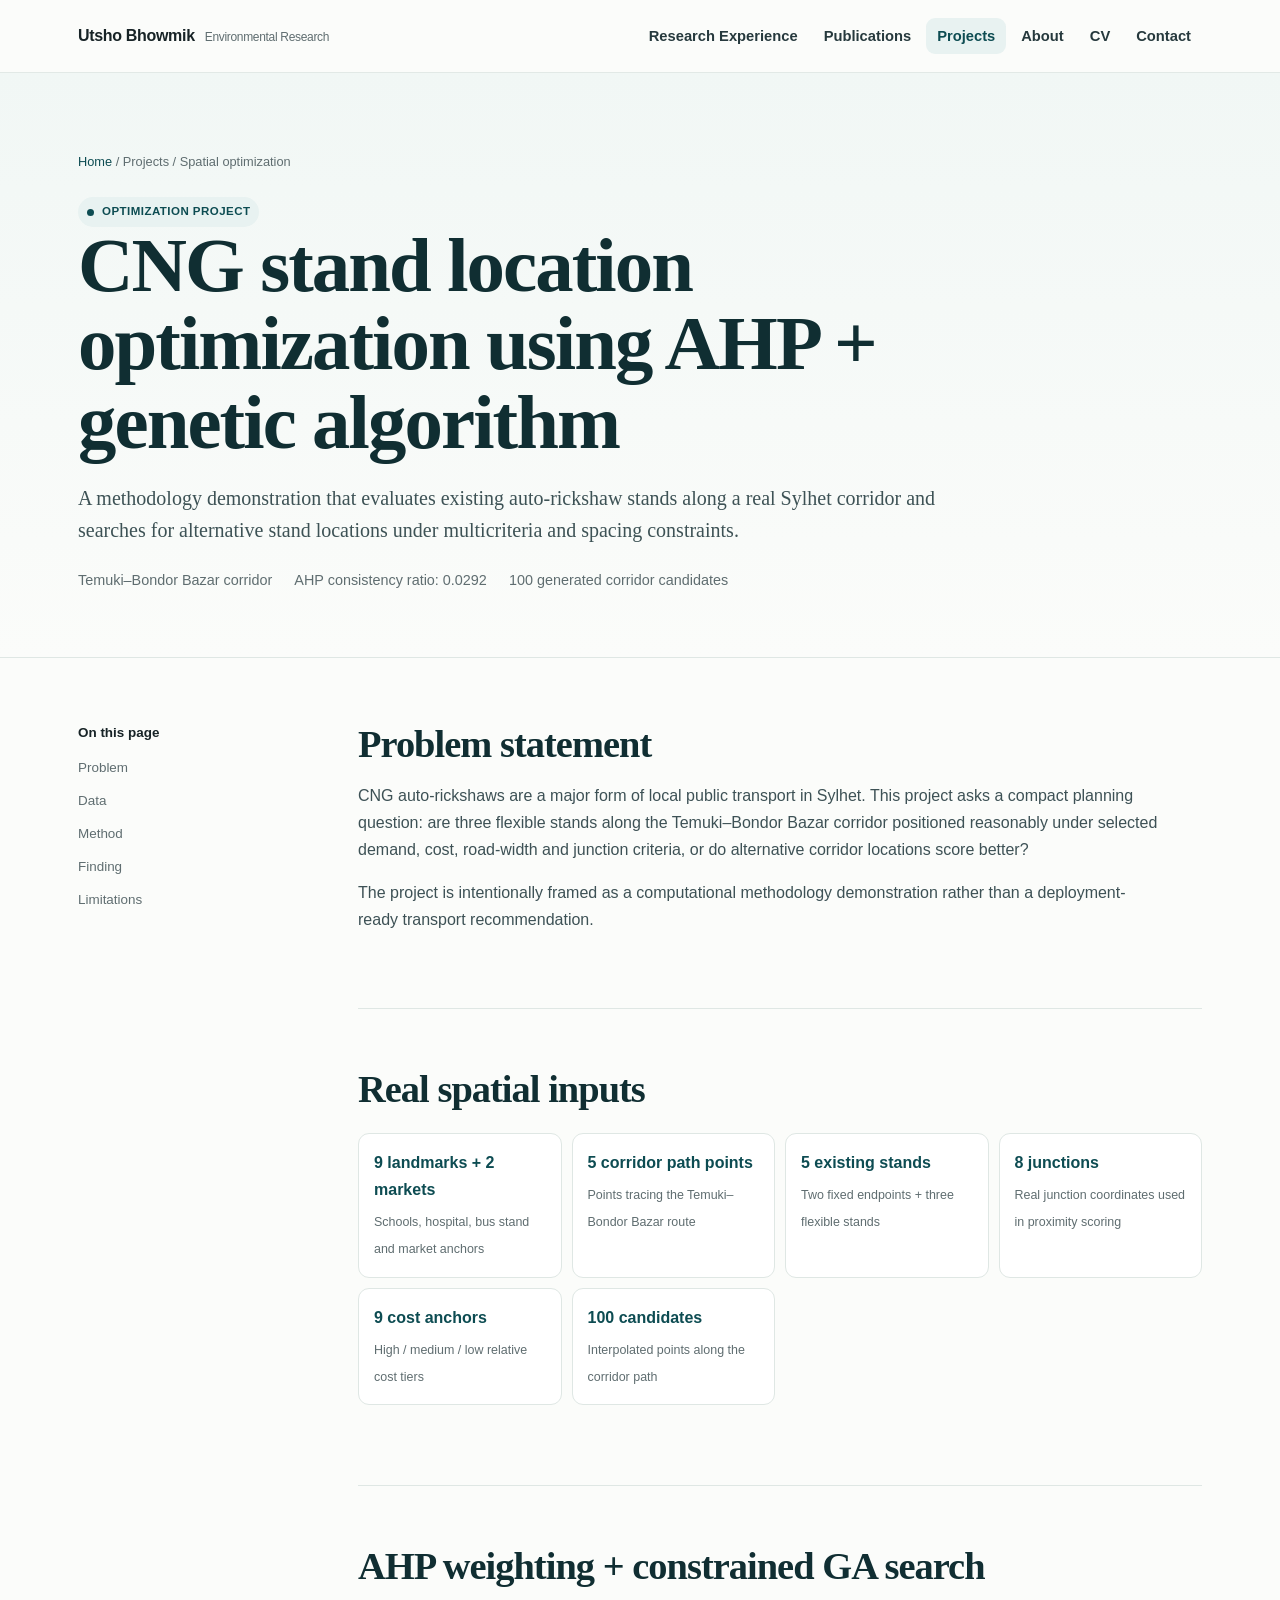
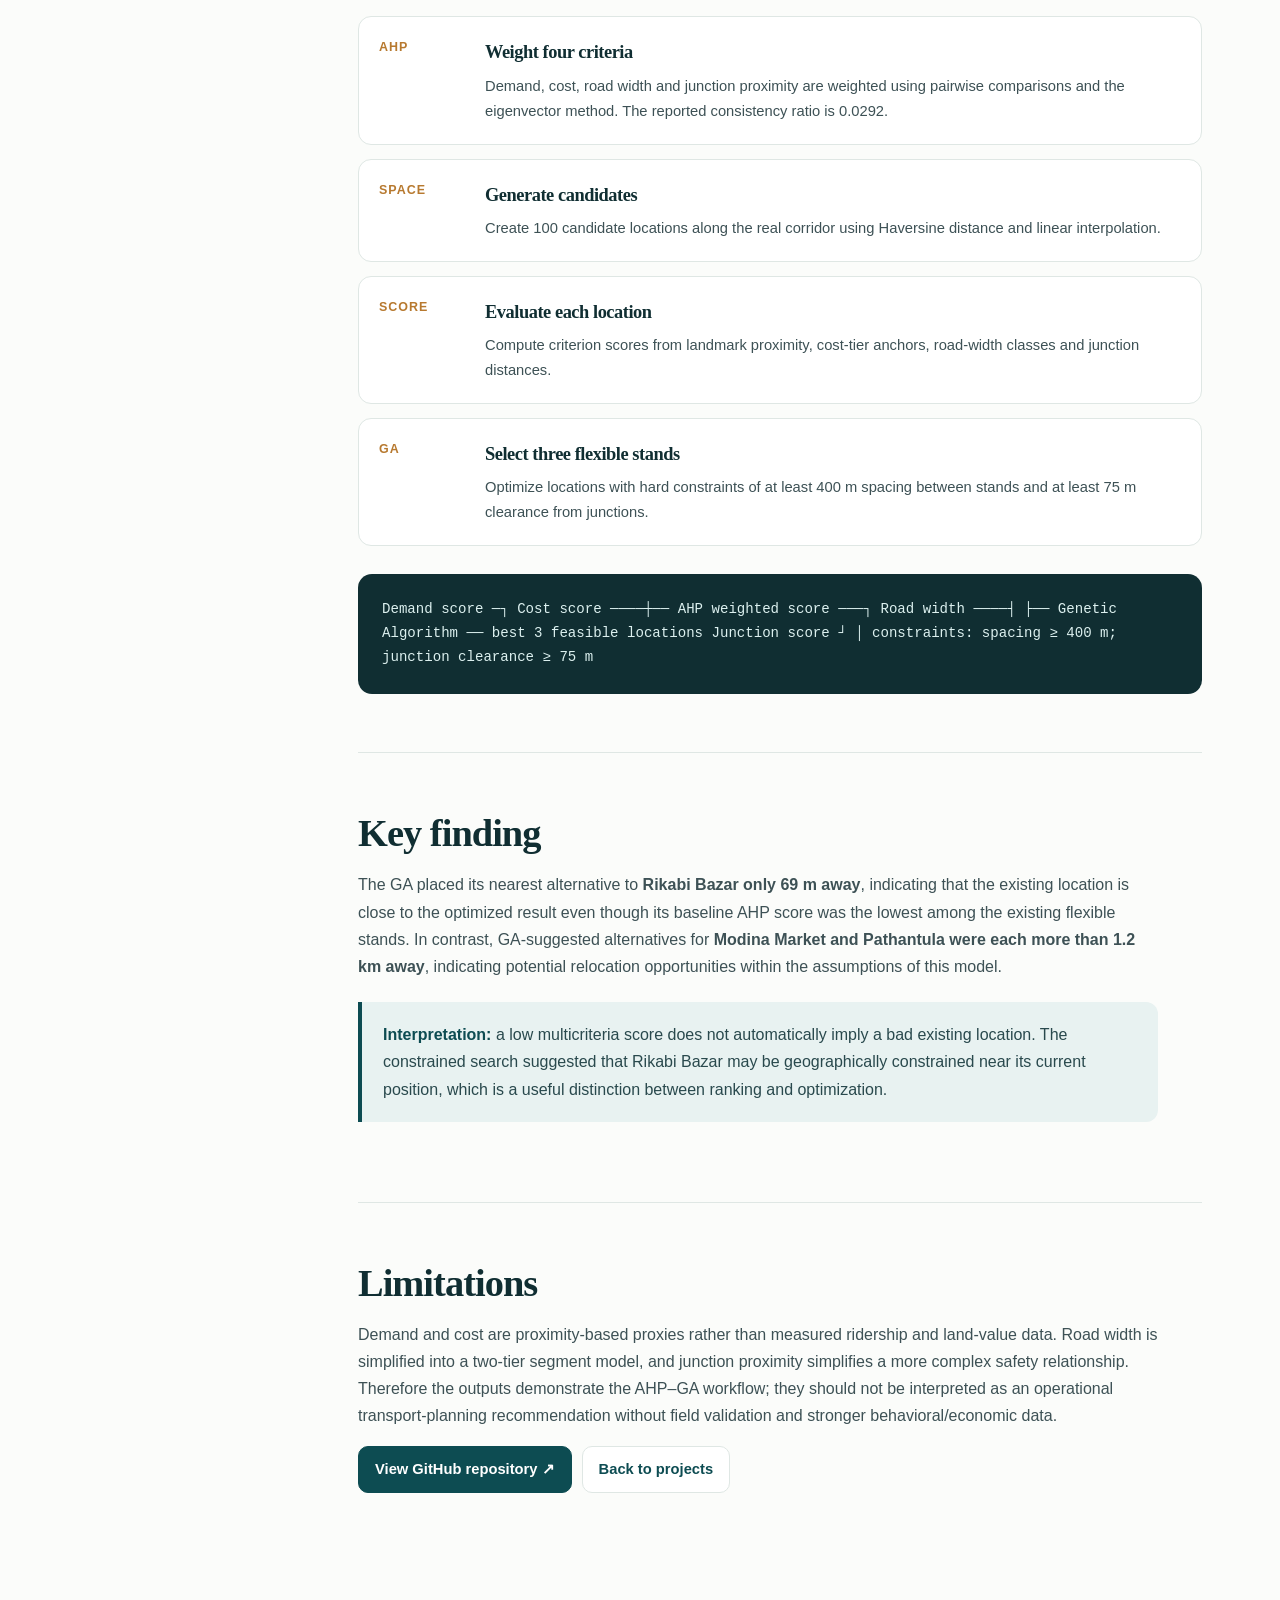
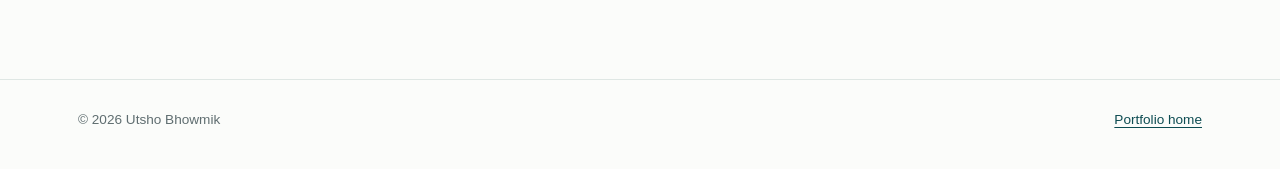
<file: projects/cng-optimization.html>
<!doctype html>
<html lang="en">
<head><meta charset="utf-8"><meta name="viewport" content="width=device-width, initial-scale=1"><title>CNG Stand Optimization | Utsho Bhowmik</title><meta name="description" content="AHP and genetic-algorithm siting demonstration for CNG auto-rickshaw stands along the Temuki–Bondor Bazar corridor in Sylhet."><link rel="icon" href="../assets/favicon.svg" type="image/svg+xml"><link rel="stylesheet" href="../style.css"></head>
<body>
<nav class="site-nav"><div class="nav-inner"><a class="brand" href="../index.html">Utsho Bhowmik <small>Environmental Research</small></a><button class="nav-toggle" type="button" aria-expanded="false">Menu</button><ul class="nav-links"><li><a href="../index.html#research">Research Experience</a></li><li><a href="../index.html#publications">Publications</a></li><li><a href="../index.html#projects" aria-current="page">Projects</a></li><li><a href="../index.html#about">About</a></li><li><a href="../assets/docs/Utsho_Bhowmik_CV.pdf" target="_blank">CV</a></li><li><a href="../index.html#contact">Contact</a></li></ul></div></nav>
<header class="page-hero"><div class="page-hero-inner"><div class="breadcrumb"><a href="../index.html">Home</a> / Projects / Spatial optimization</div><span class="status">Optimization project</span><h1>CNG stand location optimization using AHP + genetic algorithm</h1><p class="lede">A methodology demonstration that evaluates existing auto-rickshaw stands along a real Sylhet corridor and searches for alternative stand locations under multicriteria and spacing constraints.</p><div class="page-meta"><span>Temuki–Bondor Bazar corridor</span><span>AHP consistency ratio: 0.0292</span><span>100 generated corridor candidates</span></div></div></header>
<main class="container page-layout"><aside class="toc"><div class="toc-title">On this page</div><a href="#problem">Problem</a><a href="#data">Data</a><a href="#method">Method</a><a href="#finding">Finding</a><a href="#limits">Limitations</a></aside><article class="article">
<section class="article-section" id="problem"><h2>Problem statement</h2><div class="reading"><p>CNG auto-rickshaws are a major form of local public transport in Sylhet. This project asks a compact planning question: are three flexible stands along the Temuki–Bondor Bazar corridor positioned reasonably under selected demand, cost, road-width and junction criteria, or do alternative corridor locations score better?</p><p>The project is intentionally framed as a computational methodology demonstration rather than a deployment-ready transport recommendation.</p></div></section>
<section class="article-section" id="data"><h2>Real spatial inputs</h2><div class="schema-grid"><div class="schema-card"><strong>9 landmarks + 2 markets</strong><span>Schools, hospital, bus stand and market anchors</span></div><div class="schema-card"><strong>5 corridor path points</strong><span>Points tracing the Temuki–Bondor Bazar route</span></div><div class="schema-card"><strong>5 existing stands</strong><span>Two fixed endpoints + three flexible stands</span></div><div class="schema-card"><strong>8 junctions</strong><span>Real junction coordinates used in proximity scoring</span></div><div class="schema-card"><strong>9 cost anchors</strong><span>High / medium / low relative cost tiers</span></div><div class="schema-card"><strong>100 candidates</strong><span>Interpolated points along the corridor path</span></div></div></section>
<section class="article-section" id="method"><h2>AHP weighting + constrained GA search</h2><div class="phase-list"><div class="phase"><div class="phase-code">AHP</div><div><h3>Weight four criteria</h3><p>Demand, cost, road width and junction proximity are weighted using pairwise comparisons and the eigenvector method. The reported consistency ratio is 0.0292.</p></div></div><div class="phase"><div class="phase-code">SPACE</div><div><h3>Generate candidates</h3><p>Create 100 candidate locations along the real corridor using Haversine distance and linear interpolation.</p></div></div><div class="phase"><div class="phase-code">SCORE</div><div><h3>Evaluate each location</h3><p>Compute criterion scores from landmark proximity, cost-tier anchors, road-width classes and junction distances.</p></div></div><div class="phase"><div class="phase-code">GA</div><div><h3>Select three flexible stands</h3><p>Optimize locations with hard constraints of at least 400 m spacing between stands and at least 75 m clearance from junctions.</p></div></div></div>
<div class="code-schematic">Demand score ─┐
Cost score ────┼── AHP weighted score ───┐
Road width ────┤                          ├── Genetic Algorithm ── best 3 feasible locations
Junction score ┘                          │
                  constraints: spacing ≥ 400 m; junction clearance ≥ 75 m</div></section>
<section class="article-section" id="finding"><h2>Key finding</h2><div class="reading"><p>The GA placed its nearest alternative to <strong>Rikabi Bazar only 69 m away</strong>, indicating that the existing location is close to the optimized result even though its baseline AHP score was the lowest among the existing flexible stands. In contrast, GA-suggested alternatives for <strong>Modina Market and Pathantula were each more than 1.2 km away</strong>, indicating potential relocation opportunities within the assumptions of this model.</p><div class="callout"><strong>Interpretation:</strong> a low multicriteria score does not automatically imply a bad existing location. The constrained search suggested that Rikabi Bazar may be geographically constrained near its current position, which is a useful distinction between ranking and optimization.</div></div></section>
<section class="article-section" id="limits"><h2>Limitations</h2><div class="reading"><p>Demand and cost are proximity-based proxies rather than measured ridership and land-value data. Road width is simplified into a two-tier segment model, and junction proximity simplifies a more complex safety relationship. Therefore the outputs demonstrate the AHP–GA workflow; they should not be interpreted as an operational transport-planning recommendation without field validation and stronger behavioral/economic data.</p></div><div class="inline-actions"><a class="btn btn-primary" href="https://github.com/bhowmik99/cng_stand_location_optimization_using_AHP-GA" target="_blank" rel="noopener">View GitHub repository ↗</a><a class="btn btn-quiet" href="../index.html#projects">Back to projects</a></div></section>
</article></main><footer class="footer"><div class="footer-inner"><span>© <span data-year>2026</span> Utsho Bhowmik</span><a href="../index.html">Portfolio home</a></div></footer><script src="../script.js"></script>
</body></html>
</file>
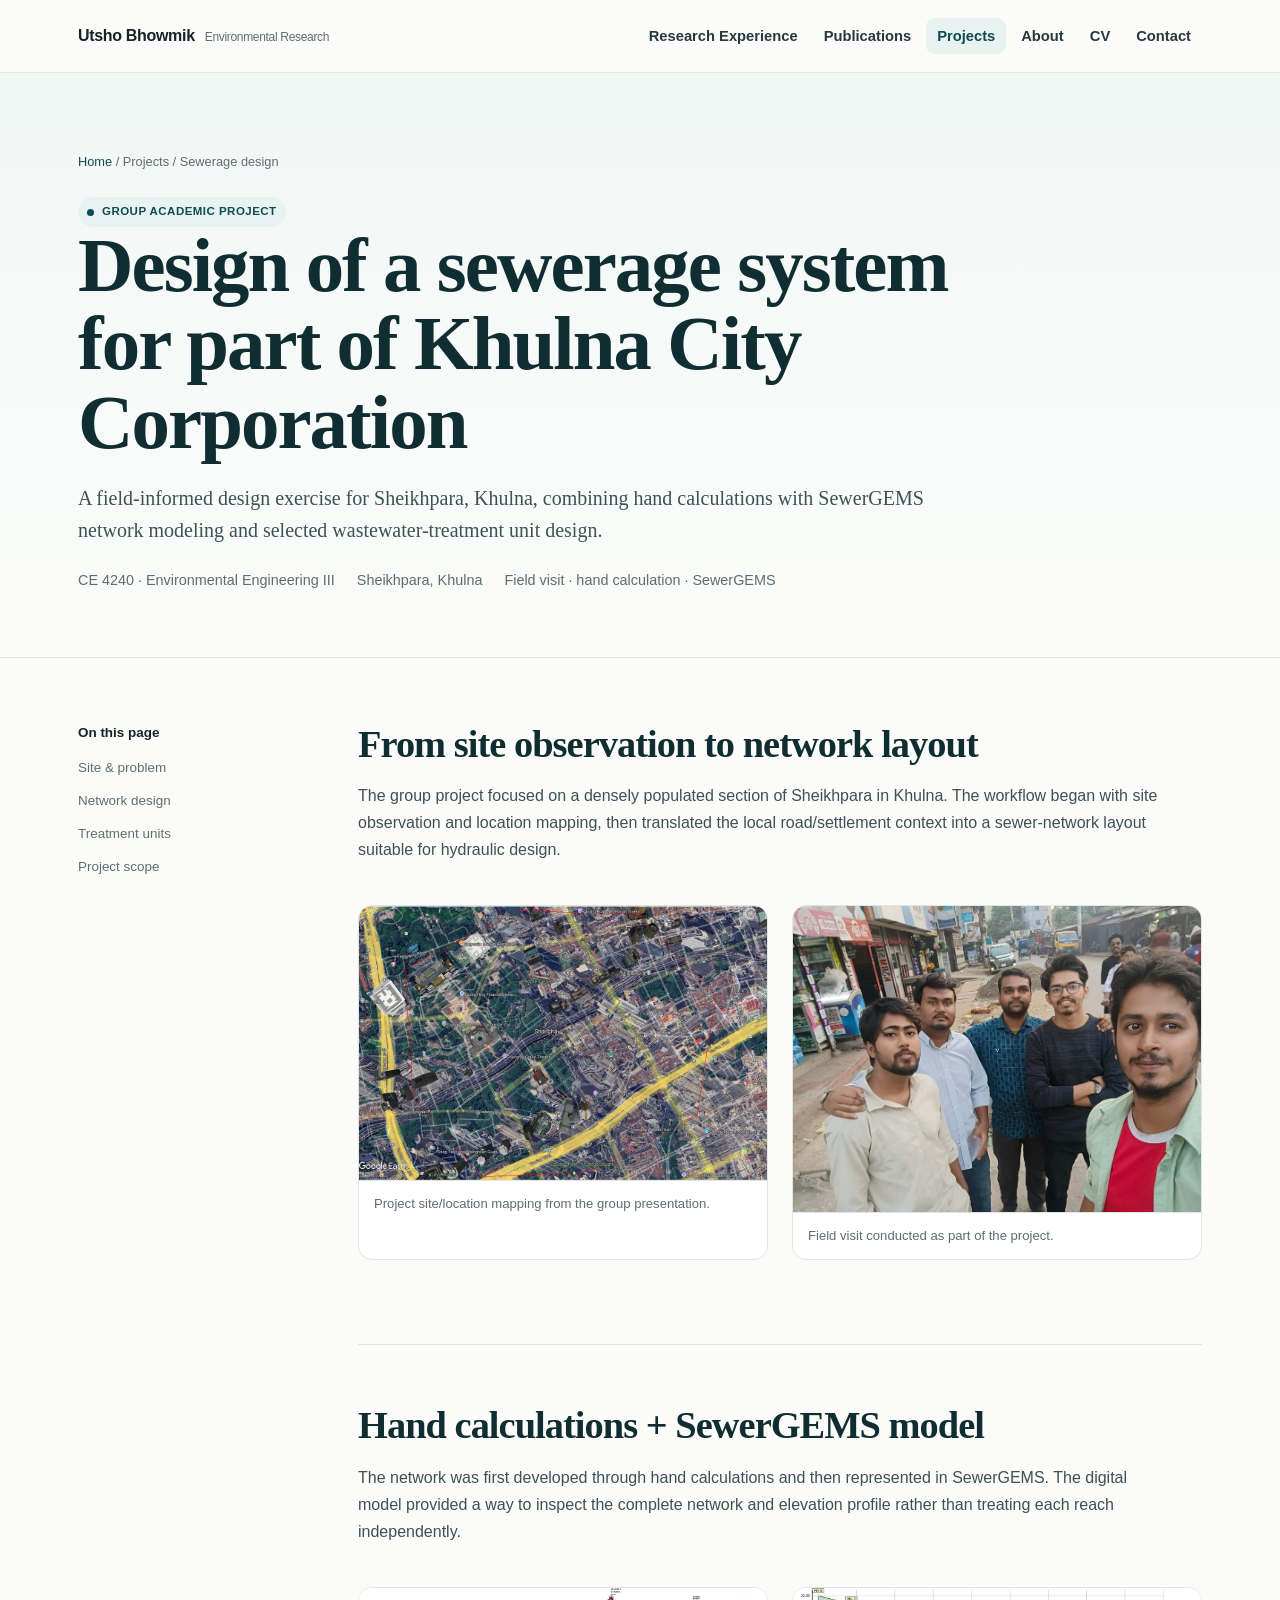
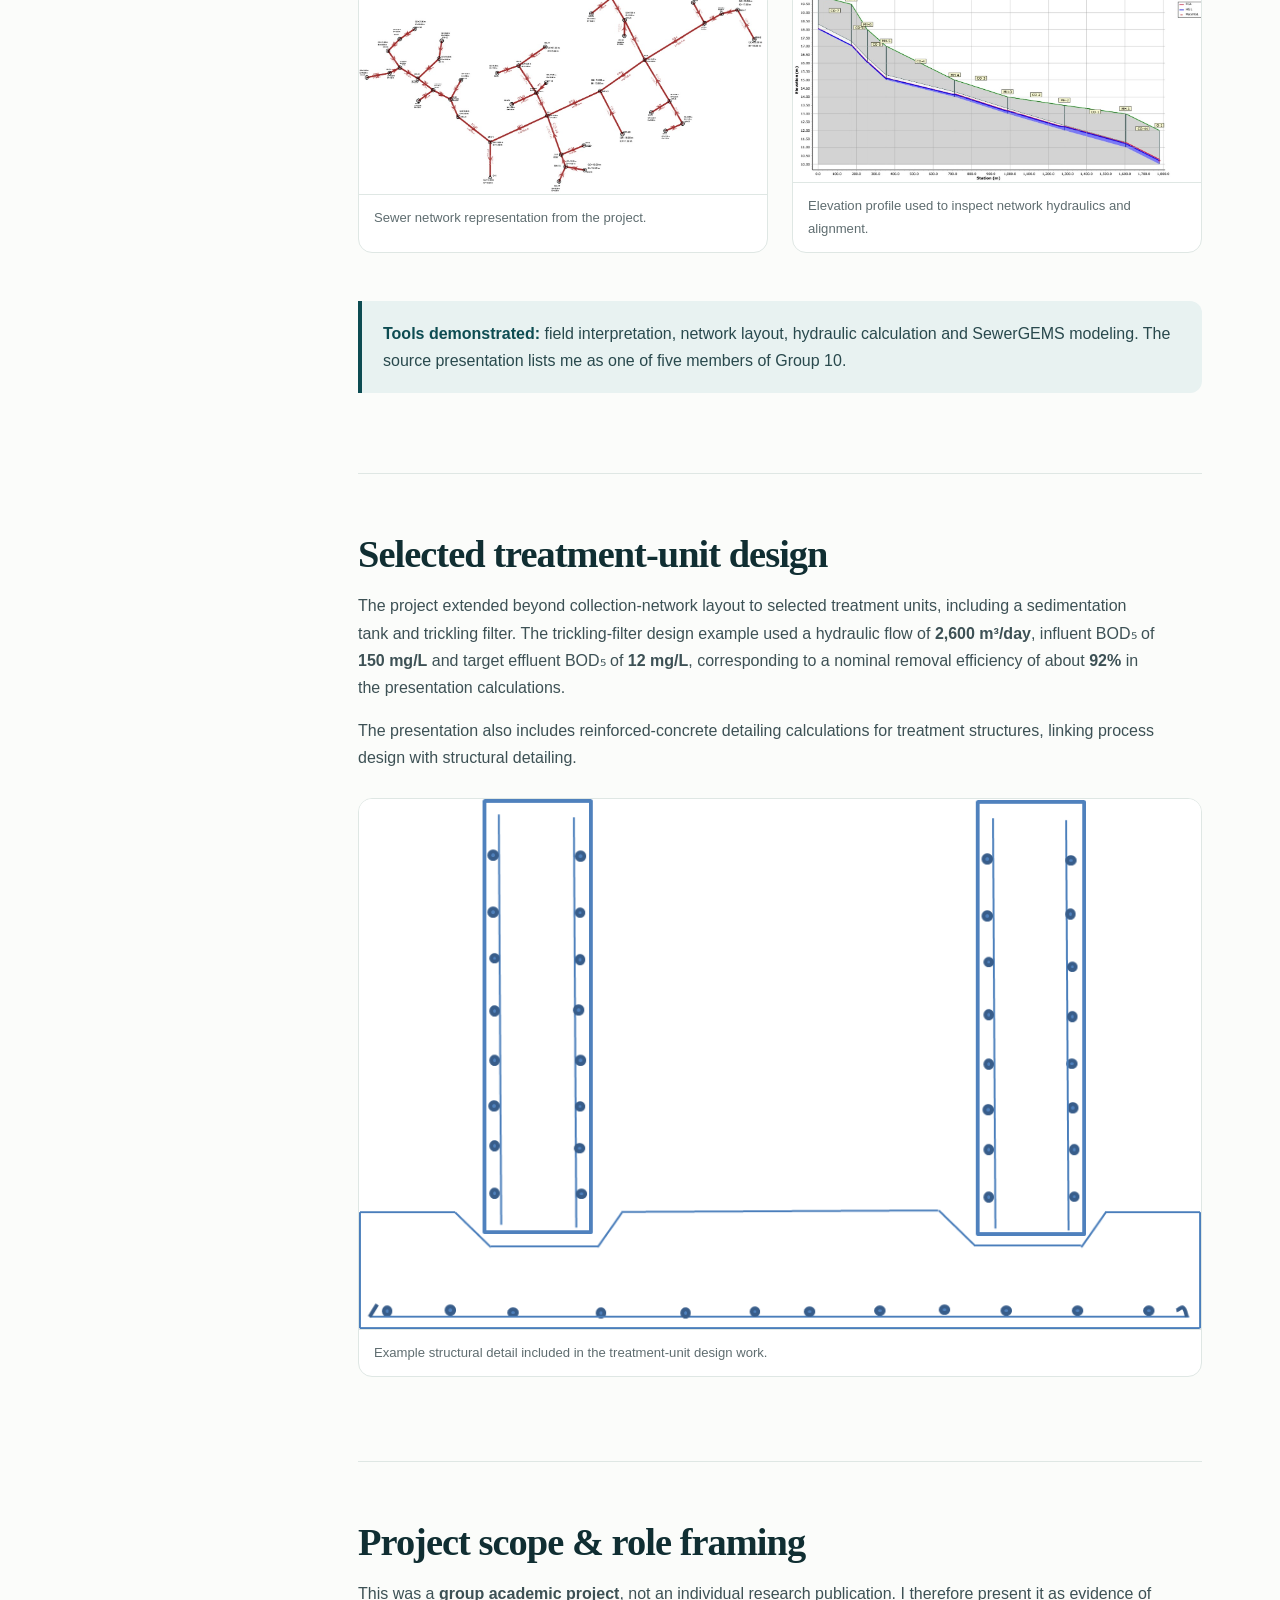
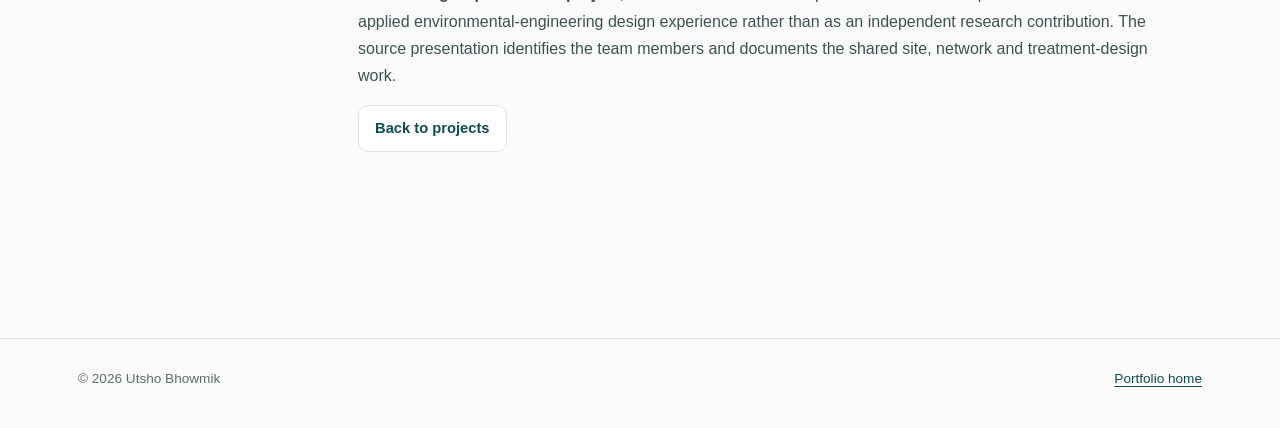
<file: projects/sewerage.html>
<!doctype html>
<html lang="en">
<head><meta charset="utf-8"><meta name="viewport" content="width=device-width, initial-scale=1"><title>Sewerage System Design | Utsho Bhowmik</title><meta name="description" content="Group academic project designing a sewer network for Sheikhpara, Khulna using field observations, hand calculations and SewerGEMS."><link rel="icon" href="../assets/favicon.svg" type="image/svg+xml"><link rel="stylesheet" href="../style.css"></head>
<body>
<nav class="site-nav"><div class="nav-inner"><a class="brand" href="../index.html">Utsho Bhowmik <small>Environmental Research</small></a><button class="nav-toggle" type="button" aria-expanded="false">Menu</button><ul class="nav-links"><li><a href="../index.html#research">Research Experience</a></li><li><a href="../index.html#publications">Publications</a></li><li><a href="../index.html#projects" aria-current="page">Projects</a></li><li><a href="../index.html#about">About</a></li><li><a href="../assets/docs/Utsho_Bhowmik_CV.pdf" target="_blank">CV</a></li><li><a href="../index.html#contact">Contact</a></li></ul></div></nav>
<header class="page-hero"><div class="page-hero-inner"><div class="breadcrumb"><a href="../index.html">Home</a> / Projects / Sewerage design</div><span class="status">Group academic project</span><h1>Design of a sewerage system for part of Khulna City Corporation</h1><p class="lede">A field-informed design exercise for Sheikhpara, Khulna, combining hand calculations with SewerGEMS network modeling and selected wastewater-treatment unit design.</p><div class="page-meta"><span>CE 4240 · Environmental Engineering III</span><span>Sheikhpara, Khulna</span><span>Field visit · hand calculation · SewerGEMS</span></div></div></header>
<main class="container page-layout"><aside class="toc"><div class="toc-title">On this page</div><a href="#site">Site & problem</a><a href="#network">Network design</a><a href="#treatment">Treatment units</a><a href="#team">Project scope</a></aside><article class="article">
<section class="article-section" id="site"><h2>From site observation to network layout</h2><div class="reading"><p>The group project focused on a densely populated section of Sheikhpara in Khulna. The workflow began with site observation and location mapping, then translated the local road/settlement context into a sewer-network layout suitable for hydraulic design.</p></div><div class="two-col"><figure class="figure"><img src="../assets/images/sewerage/site-map.jpg" alt="Project site map in Sheikhpara, Khulna"><figcaption>Project site/location mapping from the group presentation.</figcaption></figure><figure class="figure"><img src="../assets/images/sewerage/site-visit.jpeg" alt="Field visit for sewerage design project"><figcaption>Field visit conducted as part of the project.</figcaption></figure></div></section>
<section class="article-section" id="network"><h2>Hand calculations + SewerGEMS model</h2><div class="reading"><p>The network was first developed through hand calculations and then represented in SewerGEMS. The digital model provided a way to inspect the complete network and elevation profile rather than treating each reach independently.</p></div><div class="two-col"><figure class="figure"><img src="../assets/images/sewerage/network.jpg" alt="Sewer network modeled in SewerGEMS"><figcaption>Sewer network representation from the project.</figcaption></figure><figure class="figure"><img src="../assets/images/sewerage/elevation-profile.jpg" alt="Sewer network elevation profile"><figcaption>Elevation profile used to inspect network hydraulics and alignment.</figcaption></figure></div><div class="callout"><strong>Tools demonstrated:</strong> field interpretation, network layout, hydraulic calculation and SewerGEMS modeling. The source presentation lists me as one of five members of Group 10.</div></section>
<section class="article-section" id="treatment"><h2>Selected treatment-unit design</h2><div class="reading"><p>The project extended beyond collection-network layout to selected treatment units, including a sedimentation tank and trickling filter. The trickling-filter design example used a hydraulic flow of <strong>2,600 m³/day</strong>, influent BOD₅ of <strong>150 mg/L</strong> and target effluent BOD₅ of <strong>12 mg/L</strong>, corresponding to a nominal removal efficiency of about <strong>92%</strong> in the presentation calculations.</p><p>The presentation also includes reinforced-concrete detailing calculations for treatment structures, linking process design with structural detailing.</p></div><figure class="figure"><img src="../assets/images/sewerage/tank-detail.png" alt="Treatment tank reinforcement detail"><figcaption>Example structural detail included in the treatment-unit design work.</figcaption></figure></section>
<section class="article-section" id="team"><h2>Project scope & role framing</h2><div class="reading"><p>This was a <strong>group academic project</strong>, not an individual research publication. I therefore present it as evidence of applied environmental-engineering design experience rather than as an independent research contribution. The source presentation identifies the team members and documents the shared site, network and treatment-design work.</p></div><a class="btn btn-quiet" href="../index.html#projects">Back to projects</a></section>
</article></main><footer class="footer"><div class="footer-inner"><span>© <span data-year>2026</span> Utsho Bhowmik</span><a href="../index.html">Portfolio home</a></div></footer><script src="../script.js"></script>
</body></html>
</file>
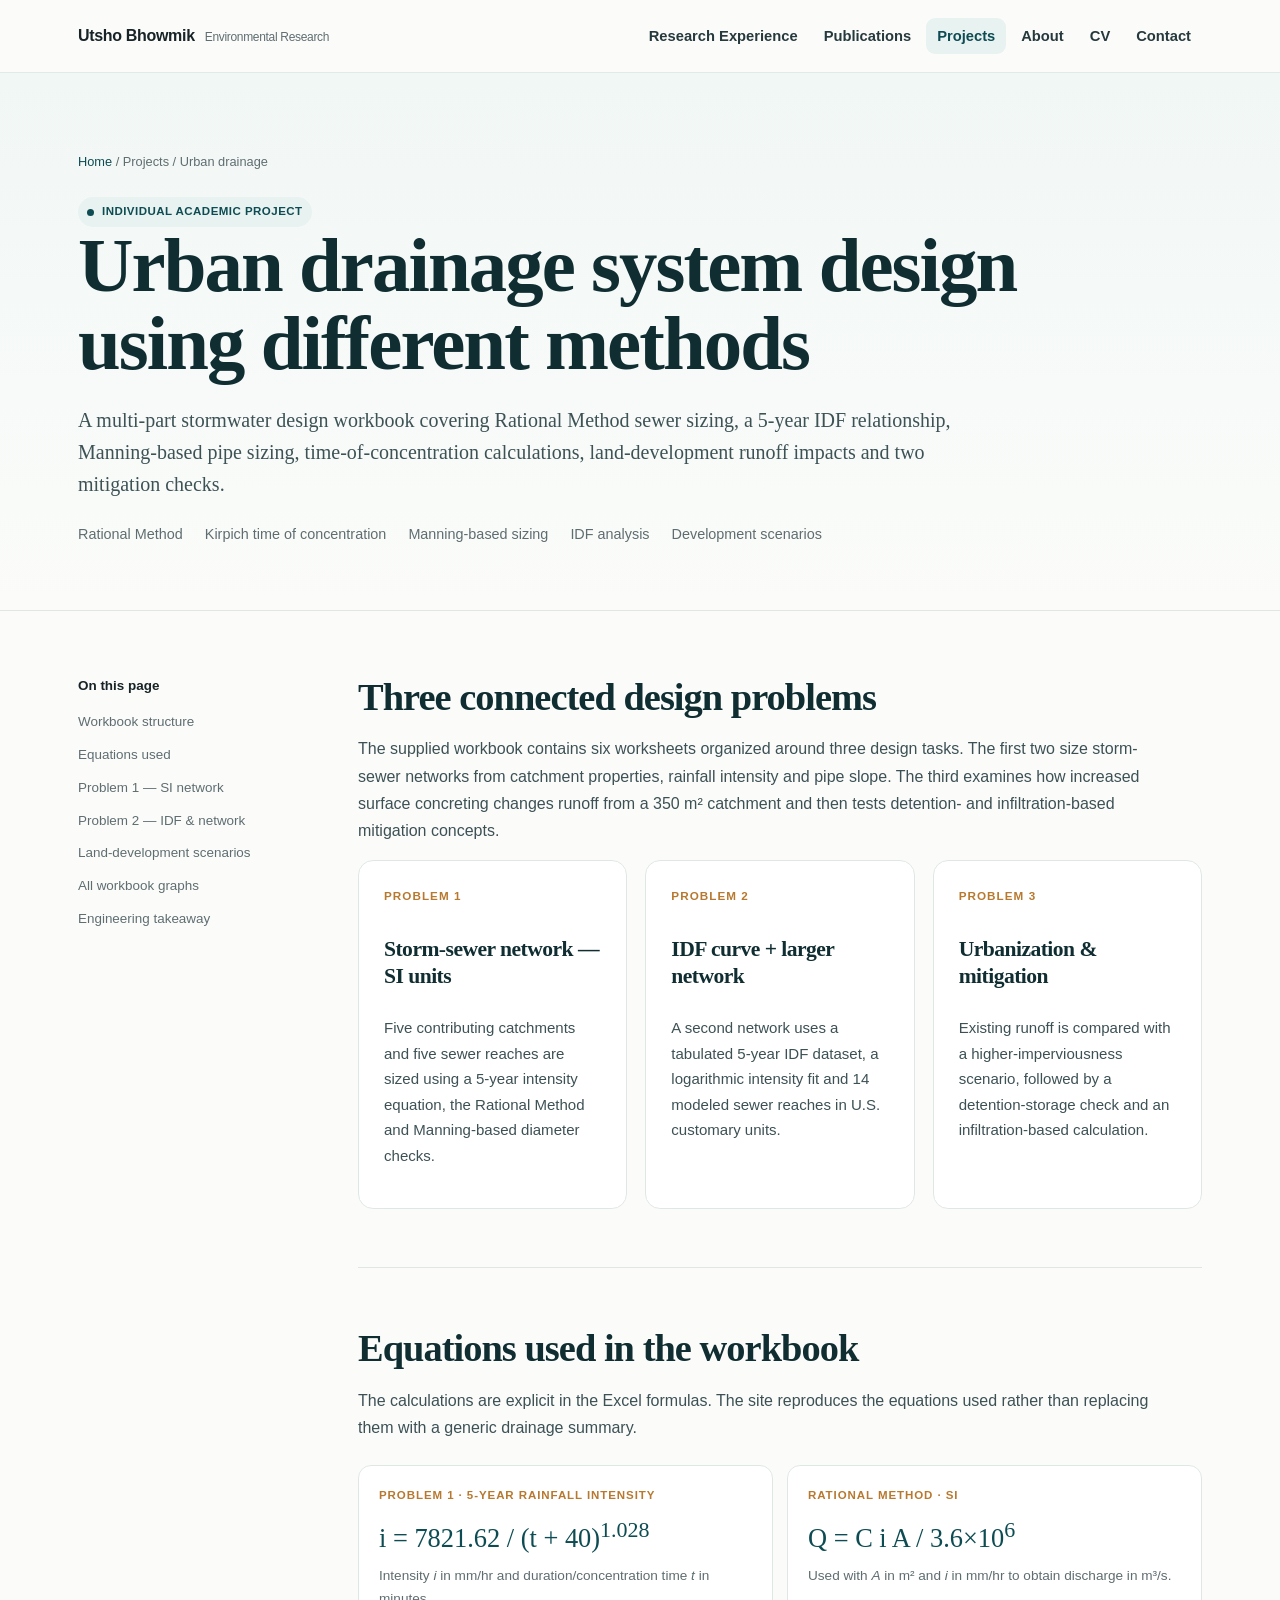
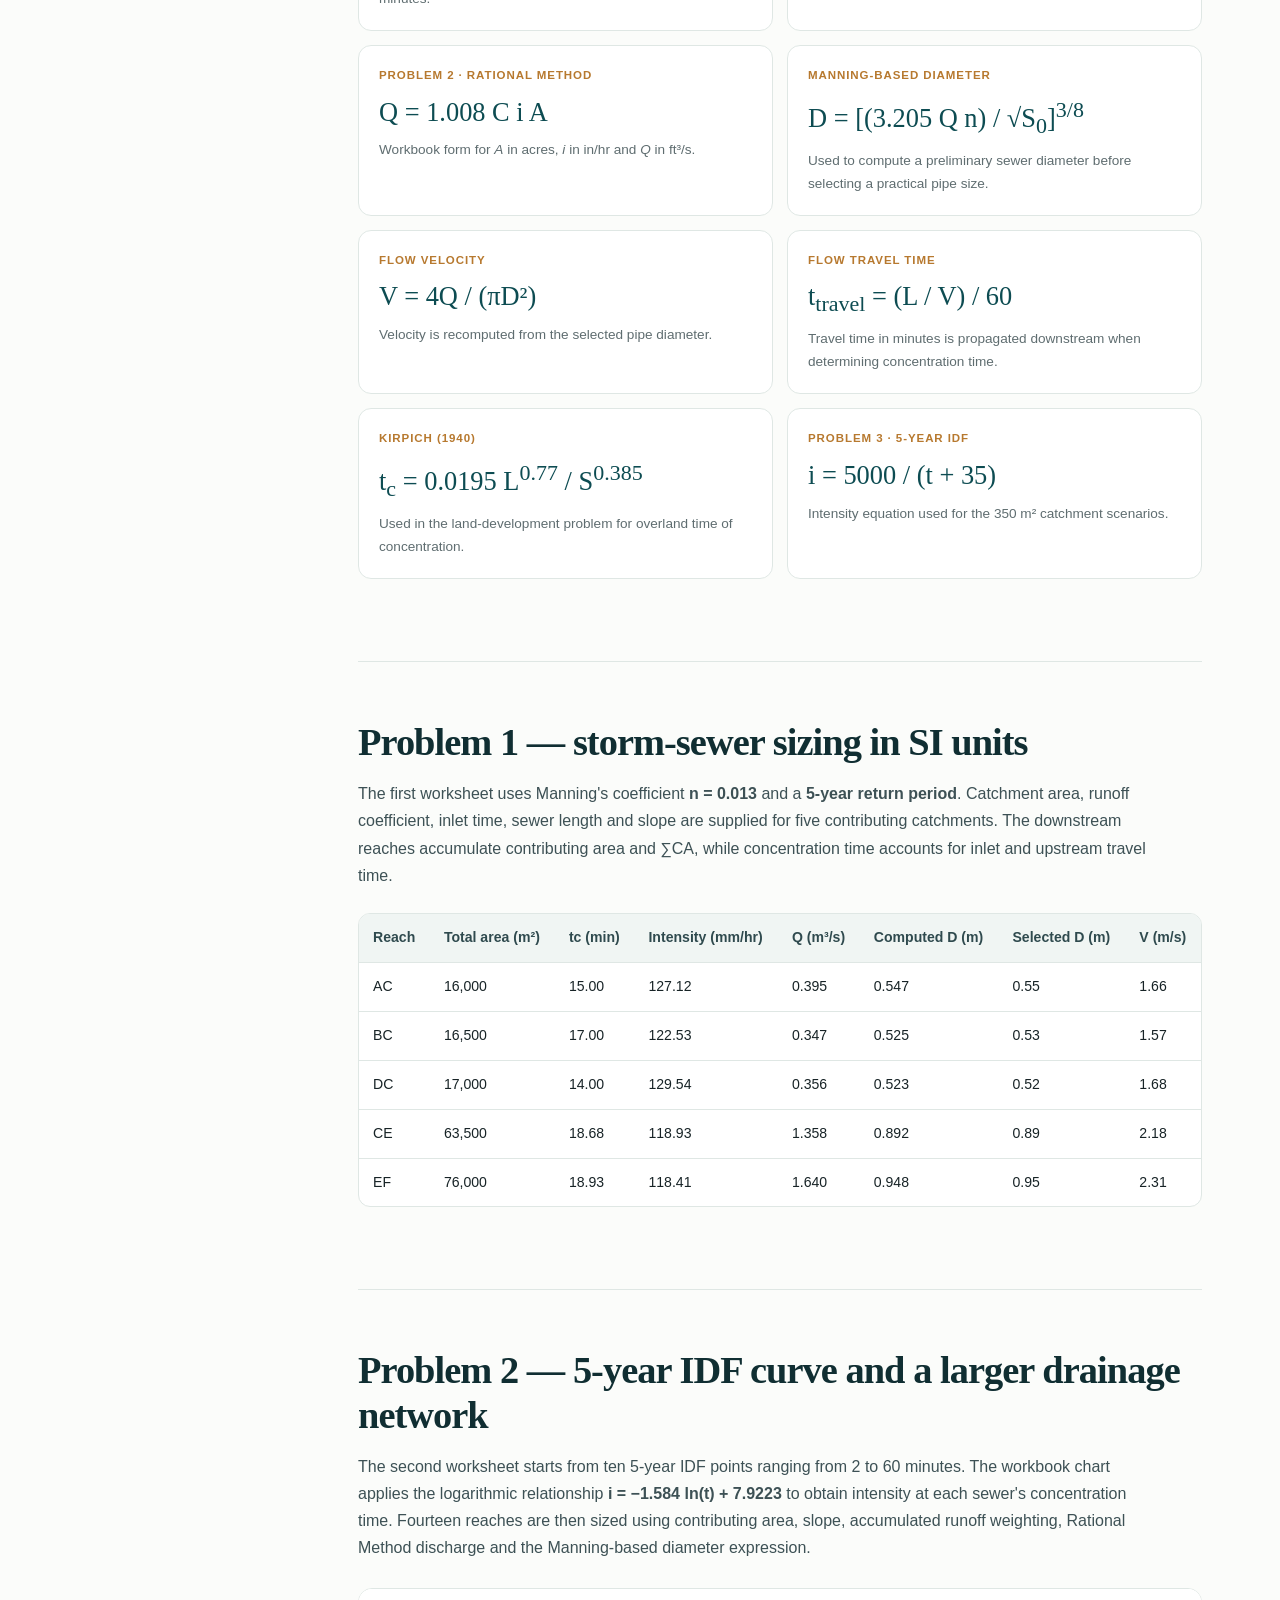
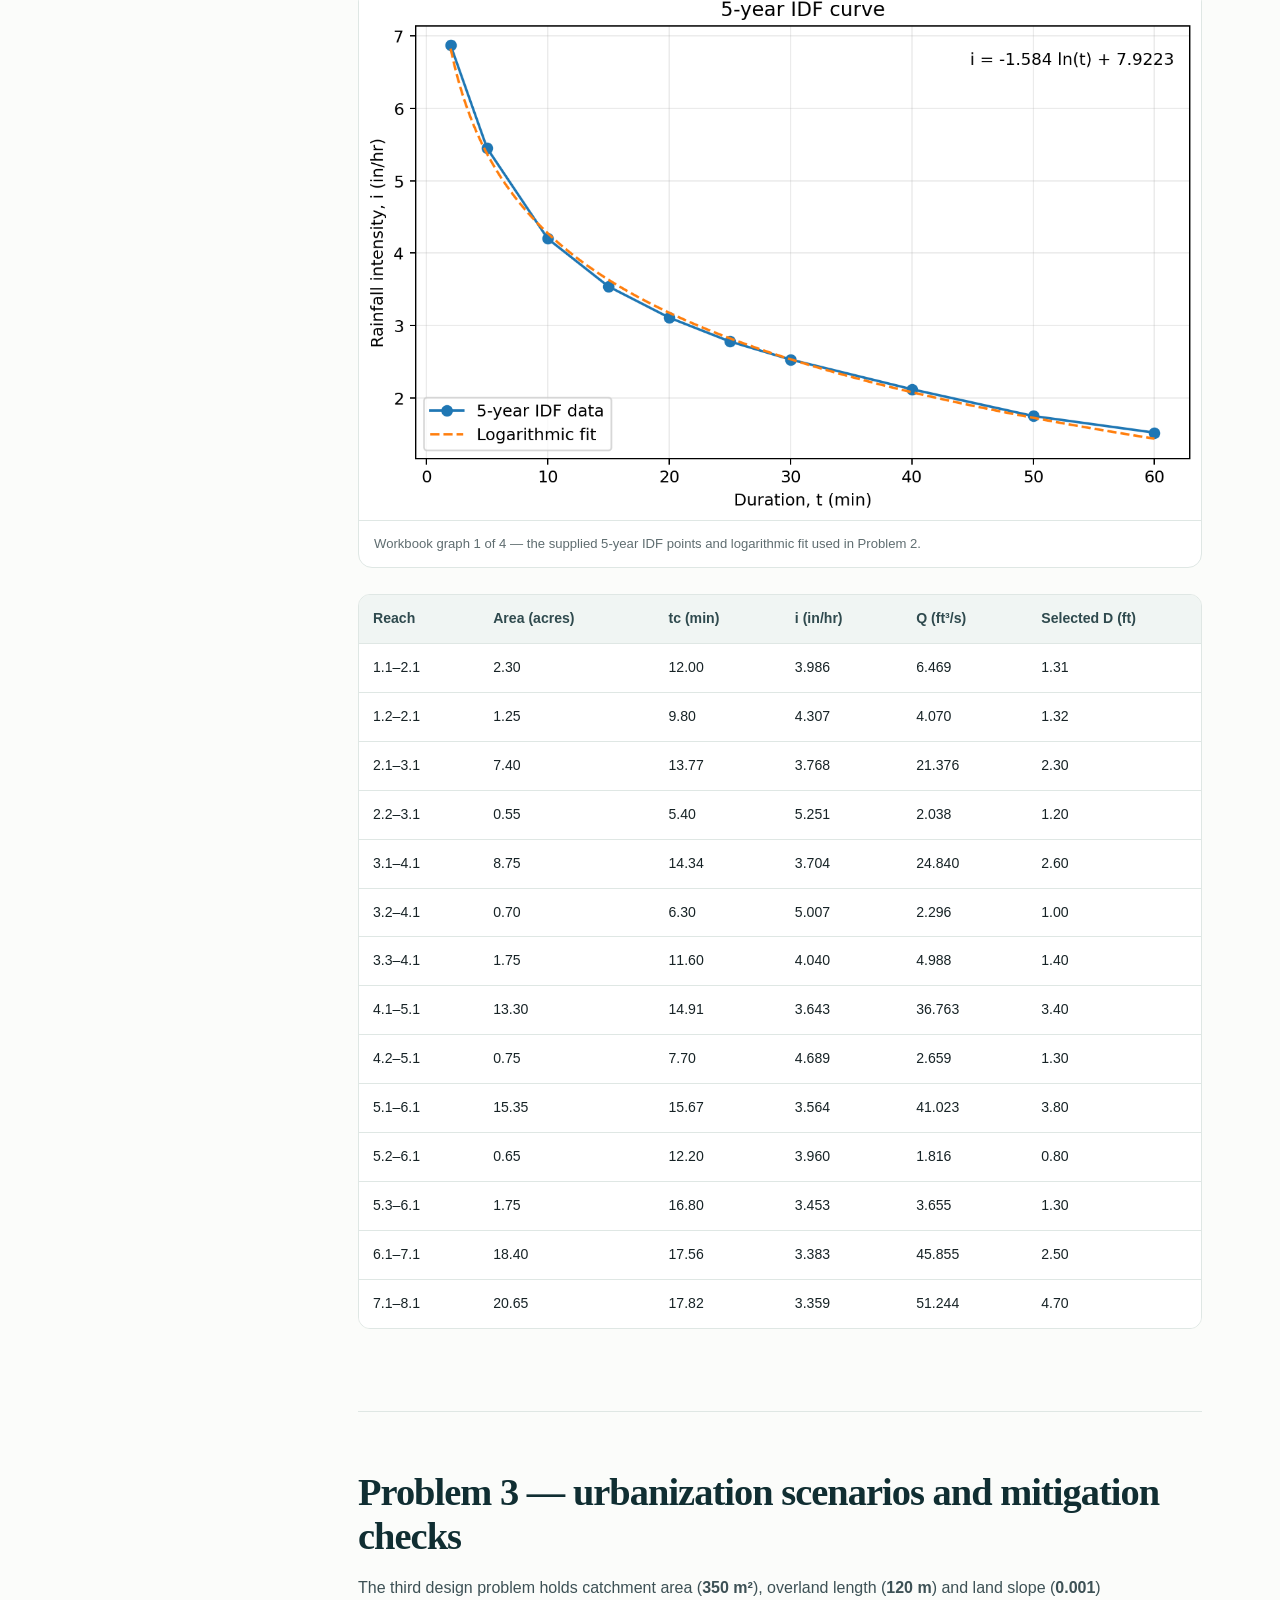
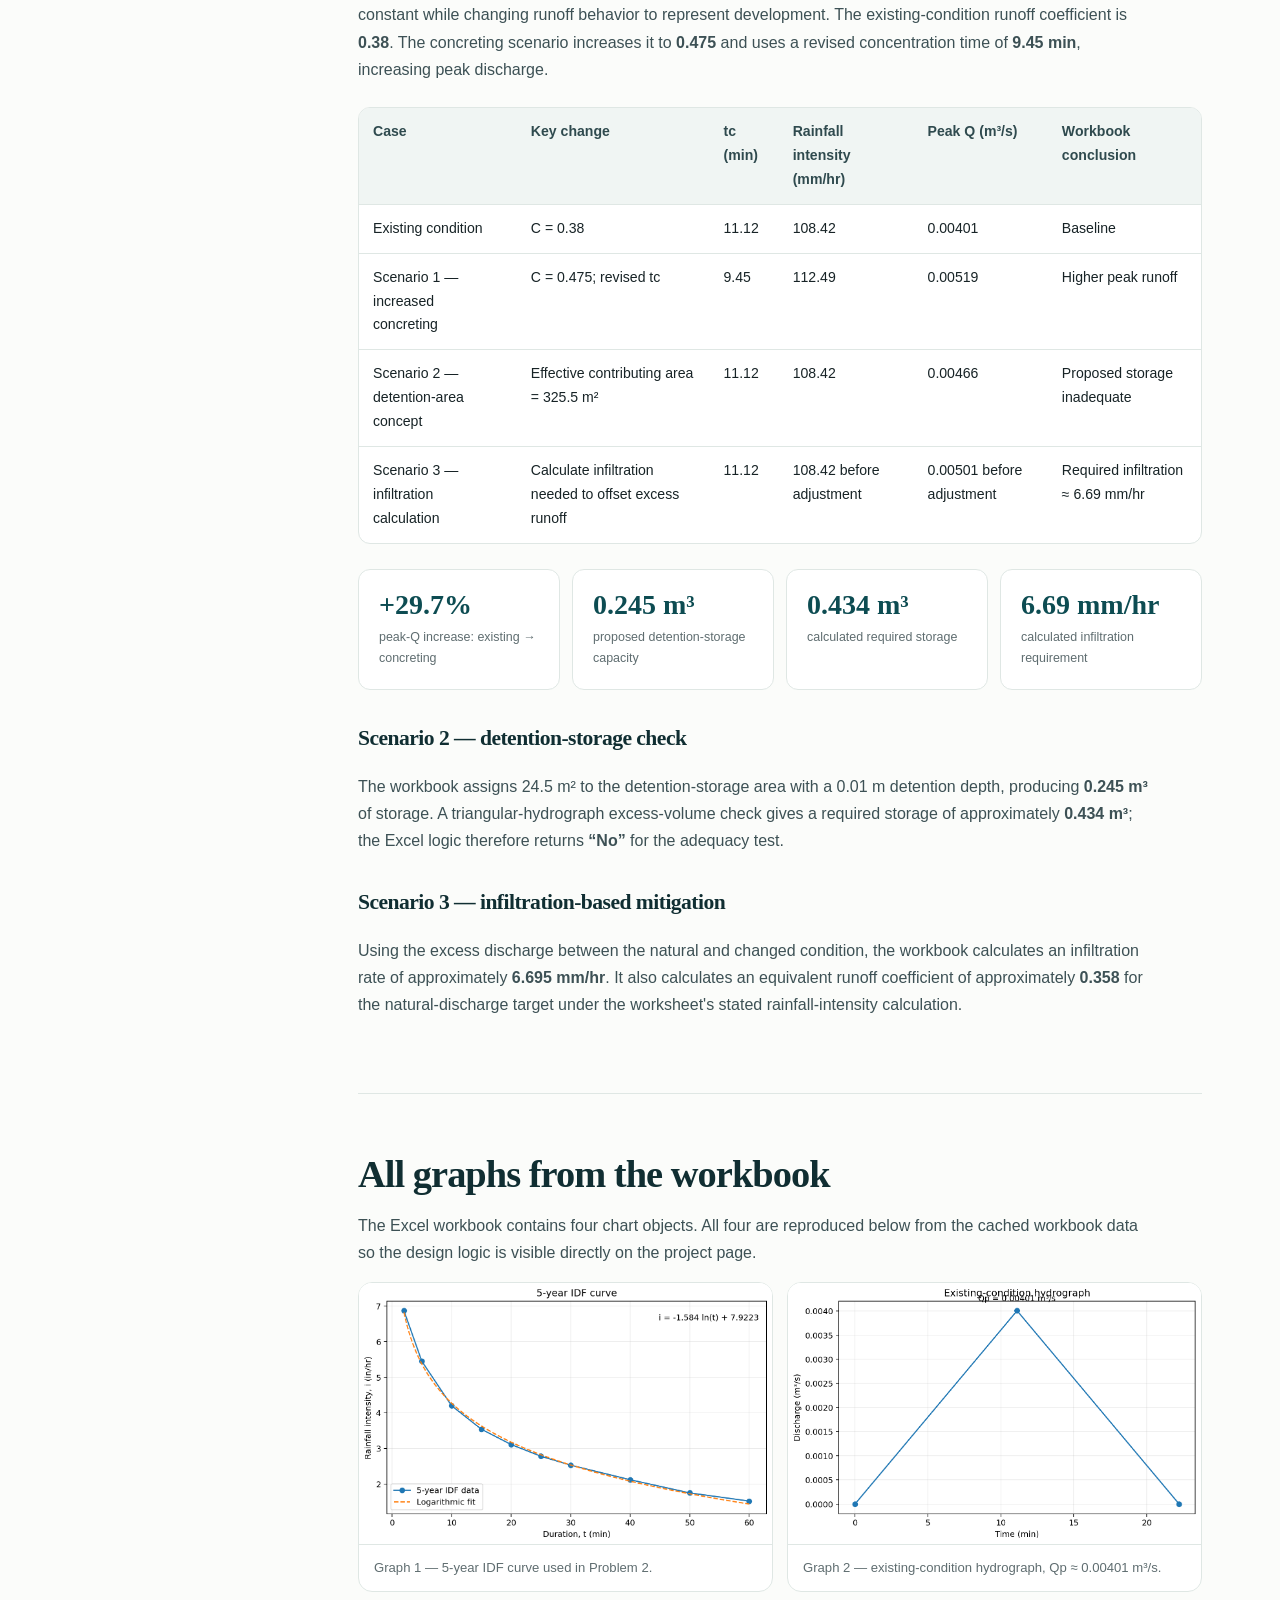
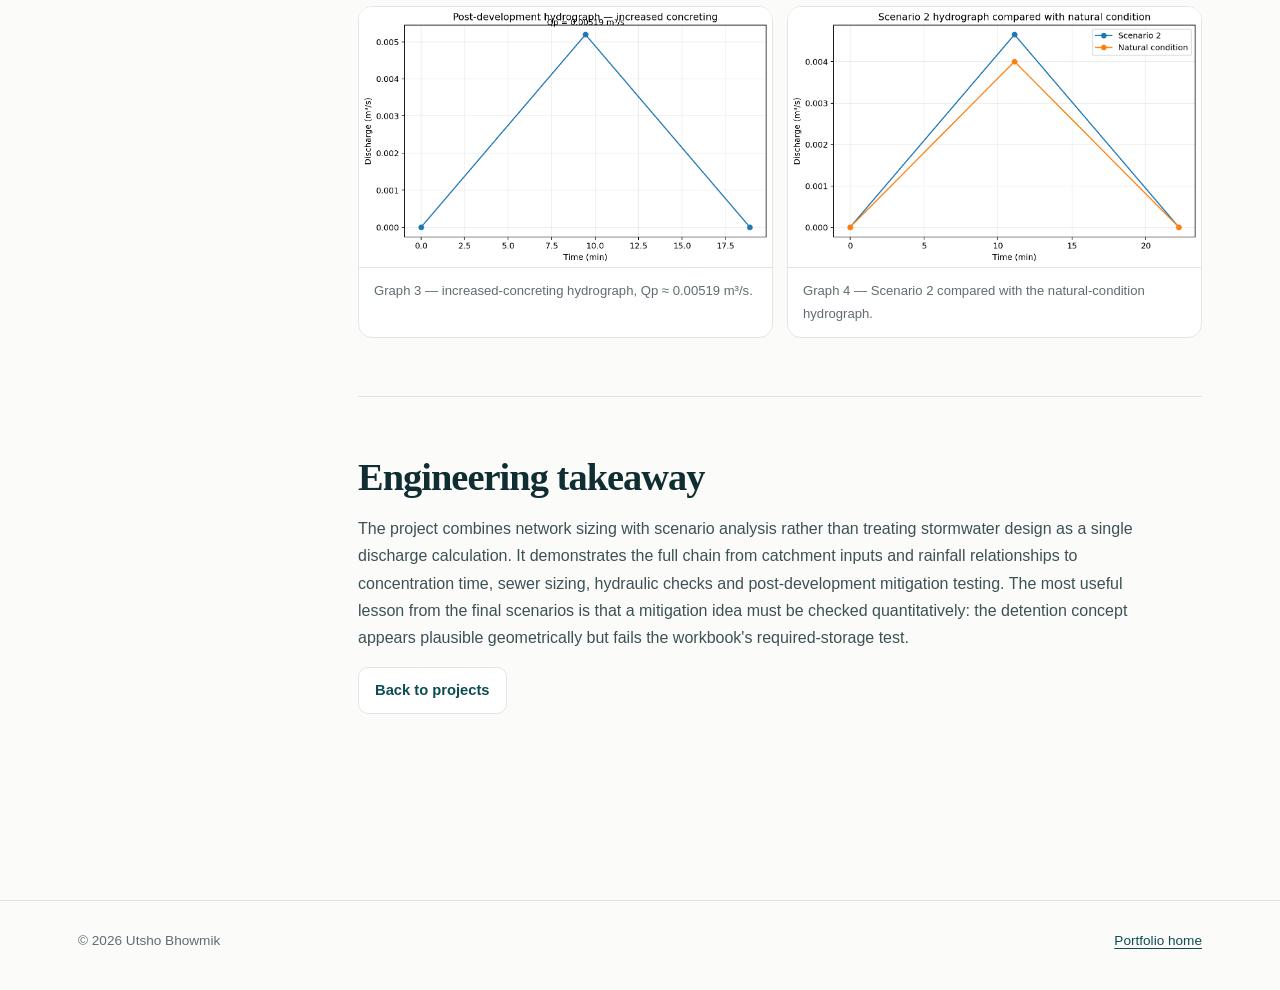
<file: projects/stormwater.html>
<!doctype html>
<html lang="en">
<head><meta charset="utf-8"><meta name="viewport" content="width=device-width, initial-scale=1"><title>Urban Drainage System Design Using Different Methods | Utsho Bhowmik</title><meta name="description" content="Urban drainage design case study using Rational Method storm-sewer sizing, IDF relationships, Manning-based pipe sizing, Kirpich time of concentration, land-development scenarios, detention and infiltration checks."><link rel="icon" href="../assets/favicon.svg" type="image/svg+xml"><link rel="stylesheet" href="../style.css"></head>
<body>
<a class="skip-link" href="#article">Skip to content</a>
<nav class="site-nav" aria-label="Primary navigation"><div class="nav-inner"><a class="brand" href="../index.html">Utsho Bhowmik <small>Environmental Research</small></a><button class="nav-toggle" type="button" aria-expanded="false" aria-label="Open navigation">Menu</button><ul class="nav-links"><li><a href="../index.html#research">Research Experience</a></li><li><a href="../index.html#publications">Publications</a></li><li><a href="../index.html#projects" aria-current="page">Projects</a></li><li><a href="../index.html#about">About</a></li><li><a href="../assets/docs/Utsho_Bhowmik_CV.pdf" target="_blank" rel="noopener">CV</a></li><li><a href="../index.html#contact">Contact</a></li></ul></div></nav>
<header class="page-hero"><div class="page-hero-inner"><div class="breadcrumb"><a href="../index.html">Home</a> / Projects / Urban drainage</div><span class="status">Individual academic project</span><h1>Urban drainage system design using different methods</h1><p class="lede">A multi-part stormwater design workbook covering Rational Method sewer sizing, a 5-year IDF relationship, Manning-based pipe sizing, time-of-concentration calculations, land-development runoff impacts and two mitigation checks.</p><div class="page-meta"><span>Rational Method</span><span>Kirpich time of concentration</span><span>Manning-based sizing</span><span>IDF analysis</span><span>Development scenarios</span></div></div></header>
<main class="container page-layout" id="article"><aside class="toc"><div class="toc-title">On this page</div><a href="#structure">Workbook structure</a><a href="#equations">Equations used</a><a href="#problem1">Problem 1 — SI network</a><a href="#problem2">Problem 2 — IDF & network</a><a href="#development">Land-development scenarios</a><a href="#graphs">All workbook graphs</a><a href="#takeaway">Engineering takeaway</a></aside><article class="article">
<section class="article-section" id="structure"><h2>Three connected design problems</h2><div class="reading"><p>The supplied workbook contains six worksheets organized around three design tasks. The first two size storm-sewer networks from catchment properties, rainfall intensity and pipe slope. The third examines how increased surface concreting changes runoff from a 350 m² catchment and then tests detention- and infiltration-based mitigation concepts.</p></div><div class="three-col"><div class="card"><div class="card-eyebrow">Problem 1</div><h3>Storm-sewer network — SI units</h3><p>Five contributing catchments and five sewer reaches are sized using a 5-year intensity equation, the Rational Method and Manning-based diameter checks.</p></div><div class="card"><div class="card-eyebrow">Problem 2</div><h3>IDF curve + larger network</h3><p>A second network uses a tabulated 5-year IDF dataset, a logarithmic intensity fit and 14 modeled sewer reaches in U.S. customary units.</p></div><div class="card"><div class="card-eyebrow">Problem 3</div><h3>Urbanization & mitigation</h3><p>Existing runoff is compared with a higher-imperviousness scenario, followed by a detention-storage check and an infiltration-based calculation.</p></div></div></section>
<section class="article-section" id="equations"><h2>Equations used in the workbook</h2><p class="reading">The calculations are explicit in the Excel formulas. The site reproduces the equations used rather than replacing them with a generic drainage summary.</p><div class="equation-grid">
<div class="equation-card"><span class="equation-label">Problem 1 · 5-year rainfall intensity</span><div class="equation">i = 7821.62 / (t + 40)<sup>1.028</sup></div><p>Intensity <em>i</em> in mm/hr and duration/concentration time <em>t</em> in minutes.</p></div>
<div class="equation-card"><span class="equation-label">Rational Method · SI</span><div class="equation">Q = C i A / 3.6×10<sup>6</sup></div><p>Used with <em>A</em> in m² and <em>i</em> in mm/hr to obtain discharge in m³/s.</p></div>
<div class="equation-card"><span class="equation-label">Problem 2 · Rational Method</span><div class="equation">Q = 1.008 C i A</div><p>Workbook form for <em>A</em> in acres, <em>i</em> in in/hr and <em>Q</em> in ft³/s.</p></div>
<div class="equation-card"><span class="equation-label">Manning-based diameter</span><div class="equation">D = [(3.205 Q n) / √S<sub>0</sub>]<sup>3/8</sup></div><p>Used to compute a preliminary sewer diameter before selecting a practical pipe size.</p></div>
<div class="equation-card"><span class="equation-label">Flow velocity</span><div class="equation">V = 4Q / (πD²)</div><p>Velocity is recomputed from the selected pipe diameter.</p></div>
<div class="equation-card"><span class="equation-label">Flow travel time</span><div class="equation">t<sub>travel</sub> = (L / V) / 60</div><p>Travel time in minutes is propagated downstream when determining concentration time.</p></div>
<div class="equation-card"><span class="equation-label">Kirpich (1940)</span><div class="equation">t<sub>c</sub> = 0.0195 L<sup>0.77</sup> / S<sup>0.385</sup></div><p>Used in the land-development problem for overland time of concentration.</p></div>
<div class="equation-card"><span class="equation-label">Problem 3 · 5-year IDF</span><div class="equation">i = 5000 / (t + 35)</div><p>Intensity equation used for the 350 m² catchment scenarios.</p></div>
</div></section>
<section class="article-section" id="problem1"><h2>Problem 1 — storm-sewer sizing in SI units</h2><div class="reading"><p>The first worksheet uses Manning's coefficient <strong>n = 0.013</strong> and a <strong>5-year return period</strong>. Catchment area, runoff coefficient, inlet time, sewer length and slope are supplied for five contributing catchments. The downstream reaches accumulate contributing area and ∑CA, while concentration time accounts for inlet and upstream travel time.</p></div><div class="table-wrap"><table><thead><tr><th>Reach</th><th>Total area (m²)</th><th>tc (min)</th><th>Intensity (mm/hr)</th><th>Q (m³/s)</th><th>Computed D (m)</th><th>Selected D (m)</th><th>V (m/s)</th></tr></thead><tbody>
<tr><td>AC</td><td>16,000</td><td>15.00</td><td>127.12</td><td>0.395</td><td>0.547</td><td>0.55</td><td>1.66</td></tr><tr><td>BC</td><td>16,500</td><td>17.00</td><td>122.53</td><td>0.347</td><td>0.525</td><td>0.53</td><td>1.57</td></tr><tr><td>DC</td><td>17,000</td><td>14.00</td><td>129.54</td><td>0.356</td><td>0.523</td><td>0.52</td><td>1.68</td></tr><tr><td>CE</td><td>63,500</td><td>18.68</td><td>118.93</td><td>1.358</td><td>0.892</td><td>0.89</td><td>2.18</td></tr><tr><td>EF</td><td>76,000</td><td>18.93</td><td>118.41</td><td>1.640</td><td>0.948</td><td>0.95</td><td>2.31</td></tr>
</tbody></table></div></section>
<section class="article-section" id="problem2"><h2>Problem 2 — 5-year IDF curve and a larger drainage network</h2><div class="reading"><p>The second worksheet starts from ten 5-year IDF points ranging from 2 to 60 minutes. The workbook chart applies the logarithmic relationship <strong>i = −1.584 ln(t) + 7.9223</strong> to obtain intensity at each sewer's concentration time. Fourteen reaches are then sized using contributing area, slope, accumulated runoff weighting, Rational Method discharge and the Manning-based diameter expression.</p></div><figure class="figure"><img src="../assets/images/stormwater/idf-5-year.png" alt="5-year IDF curve based on the workbook data"><figcaption>Workbook graph 1 of 4 — the supplied 5-year IDF points and logarithmic fit used in Problem 2.</figcaption></figure><div class="table-wrap wide-table"><table><thead><tr><th>Reach</th><th>Area (acres)</th><th>tc (min)</th><th>i (in/hr)</th><th>Q (ft³/s)</th><th>Selected D (ft)</th><th>V (ft/s)</th></tr></thead><tbody>
<tr><td>1.1–2.1</td><td>2.30</td><td>12.00</td><td>3.986</td><td>6.469</td><td>1.31</td><td>4.80</td></tr><tr><td>1.2–2.1</td><td>1.25</td><td>9.80</td><td>4.307</td><td>4.070</td><td>1.32</td><td>2.97</td></tr><tr><td>2.1–3.1</td><td>7.40</td><td>13.77</td><td>3.768</td><td>21.376</td><td>2.30</td><td>5.14</td></tr><tr><td>2.2–3.1</td><td>0.55</td><td>5.40</td><td>5.251</td><td>2.038</td><td>1.20</td><td>1.80</td></tr><tr><td>3.1–4.1</td><td>8.75</td><td>14.34</td><td>3.704</td><td>24.840</td><td>2.60</td><td>4.68</td></tr><tr><td>3.2–4.1</td><td>0.70</td><td>6.30</td><td>5.007</td><td>2.296</td><td>1.00</td><td>2.92</td></tr><tr><td>3.3–4.1</td><td>1.75</td><td>11.60</td><td>4.040</td><td>4.988</td><td>1.40</td><td>3.24</td></tr><tr><td>4.1–5.1</td><td>13.30</td><td>14.91</td><td>3.643</td><td>36.763</td><td>3.40</td><td>4.05</td></tr><tr><td>4.2–5.1</td><td>0.75</td><td>7.70</td><td>4.689</td><td>2.659</td><td>1.30</td><td>2.00</td></tr><tr><td>5.1–6.1</td><td>15.35</td><td>15.67</td><td>3.564</td><td>41.023</td><td>3.80</td><td>3.62</td></tr><tr><td>5.2–6.1</td><td>0.65</td><td>12.20</td><td>3.960</td><td>1.816</td><td>0.80</td><td>3.61</td></tr><tr><td>5.3–6.1</td><td>1.75</td><td>16.80</td><td>3.453</td><td>3.655</td><td>1.30</td><td>2.75</td></tr><tr><td>6.1–7.1</td><td>18.40</td><td>17.56</td><td>3.383</td><td>45.855</td><td>2.50</td><td>9.34</td></tr><tr><td>7.1–8.1</td><td>20.65</td><td>17.82</td><td>3.359</td><td>51.244</td><td>4.70</td><td>2.95</td></tr>
</tbody></table></div></section>
<section class="article-section" id="development"><h2>Problem 3 — urbanization scenarios and mitigation checks</h2><div class="reading"><p>The third design problem holds catchment area (<strong>350 m²</strong>), overland length (<strong>120 m</strong>) and land slope (<strong>0.001</strong>) constant while changing runoff behavior to represent development. The existing-condition runoff coefficient is <strong>0.38</strong>. The concreting scenario increases it to <strong>0.475</strong> and uses a revised concentration time of <strong>9.45 min</strong>, increasing peak discharge.</p></div><div class="table-wrap"><table><thead><tr><th>Case</th><th>Key change</th><th>tc (min)</th><th>Rainfall intensity (mm/hr)</th><th>Peak Q (m³/s)</th><th>Workbook conclusion</th></tr></thead><tbody><tr><td>Existing condition</td><td>C = 0.38</td><td>11.12</td><td>108.42</td><td>0.00401</td><td>Baseline</td></tr><tr><td>Scenario 1 — increased concreting</td><td>C = 0.475; revised tc</td><td>9.45</td><td>112.49</td><td>0.00519</td><td>Higher peak runoff</td></tr><tr><td>Scenario 2 — detention-area concept</td><td>Effective contributing area = 325.5 m²</td><td>11.12</td><td>108.42</td><td>0.00466</td><td>Proposed storage inadequate</td></tr><tr><td>Scenario 3 — infiltration calculation</td><td>Calculate infiltration needed to offset excess runoff</td><td>11.12</td><td>108.42 before adjustment</td><td>0.00501 before adjustment</td><td>Required infiltration ≈ 6.69 mm/hr</td></tr></tbody></table></div><div class="metric-grid"><div class="metric-box"><strong>+29.7%</strong><span>peak-Q increase: existing → concreting</span></div><div class="metric-box"><strong>0.245 m³</strong><span>proposed detention-storage capacity</span></div><div class="metric-box"><strong>0.434 m³</strong><span>calculated required storage</span></div><div class="metric-box"><strong>6.69 mm/hr</strong><span>calculated infiltration requirement</span></div></div><div class="reading"><h3>Scenario 2 — detention-storage check</h3><p>The workbook assigns 24.5 m² to the detention-storage area with a 0.01 m detention depth, producing <strong>0.245 m³</strong> of storage. A triangular-hydrograph excess-volume check gives a required storage of approximately <strong>0.434 m³</strong>; the Excel logic therefore returns <strong>“No”</strong> for the adequacy test.</p><h3>Scenario 3 — infiltration-based mitigation</h3><p>Using the excess discharge between the natural and changed condition, the workbook calculates an infiltration rate of approximately <strong>6.695 mm/hr</strong>. It also calculates an equivalent runoff coefficient of approximately <strong>0.358</strong> for the natural-discharge target under the worksheet's stated rainfall-intensity calculation.</p></div></section>
<section class="article-section" id="graphs"><h2>All graphs from the workbook</h2><p class="reading">The Excel workbook contains four chart objects. All four are reproduced below from the cached workbook data so the design logic is visible directly on the project page.</p><div class="figure-grid graph-gallery"><figure class="figure"><img src="../assets/images/stormwater/idf-5-year.png" alt="5-year IDF curve"><figcaption>Graph 1 — 5-year IDF curve used in Problem 2.</figcaption></figure><figure class="figure"><img src="../assets/images/stormwater/hydrograph-existing.png" alt="Existing-condition triangular hydrograph"><figcaption>Graph 2 — existing-condition hydrograph, Qp ≈ 0.00401 m³/s.</figcaption></figure><figure class="figure"><img src="../assets/images/stormwater/hydrograph-developed.png" alt="Post-development triangular hydrograph"><figcaption>Graph 3 — increased-concreting hydrograph, Qp ≈ 0.00519 m³/s.</figcaption></figure><figure class="figure"><img src="../assets/images/stormwater/hydrograph-scenario2-vs-natural.png" alt="Scenario 2 compared with natural-condition hydrograph"><figcaption>Graph 4 — Scenario 2 compared with the natural-condition hydrograph.</figcaption></figure></div></section>
<section class="article-section" id="takeaway"><h2>Engineering takeaway</h2><div class="reading"><p>The project combines network sizing with scenario analysis rather than treating stormwater design as a single discharge calculation. It demonstrates the full chain from catchment inputs and rainfall relationships to concentration time, sewer sizing, hydraulic checks and post-development mitigation testing. The most useful lesson from the final scenarios is that a mitigation idea must be checked quantitatively: the detention concept appears plausible geometrically but fails the workbook's required-storage test.</p></div><a class="btn btn-quiet" href="../index.html#projects">Back to projects</a></section>
</article></main><footer class="footer"><div class="footer-inner"><span>© <span data-year>2026</span> Utsho Bhowmik</span><a href="../index.html">Portfolio home</a></div></footer><script src="../script.js"></script></body></html>
</file>
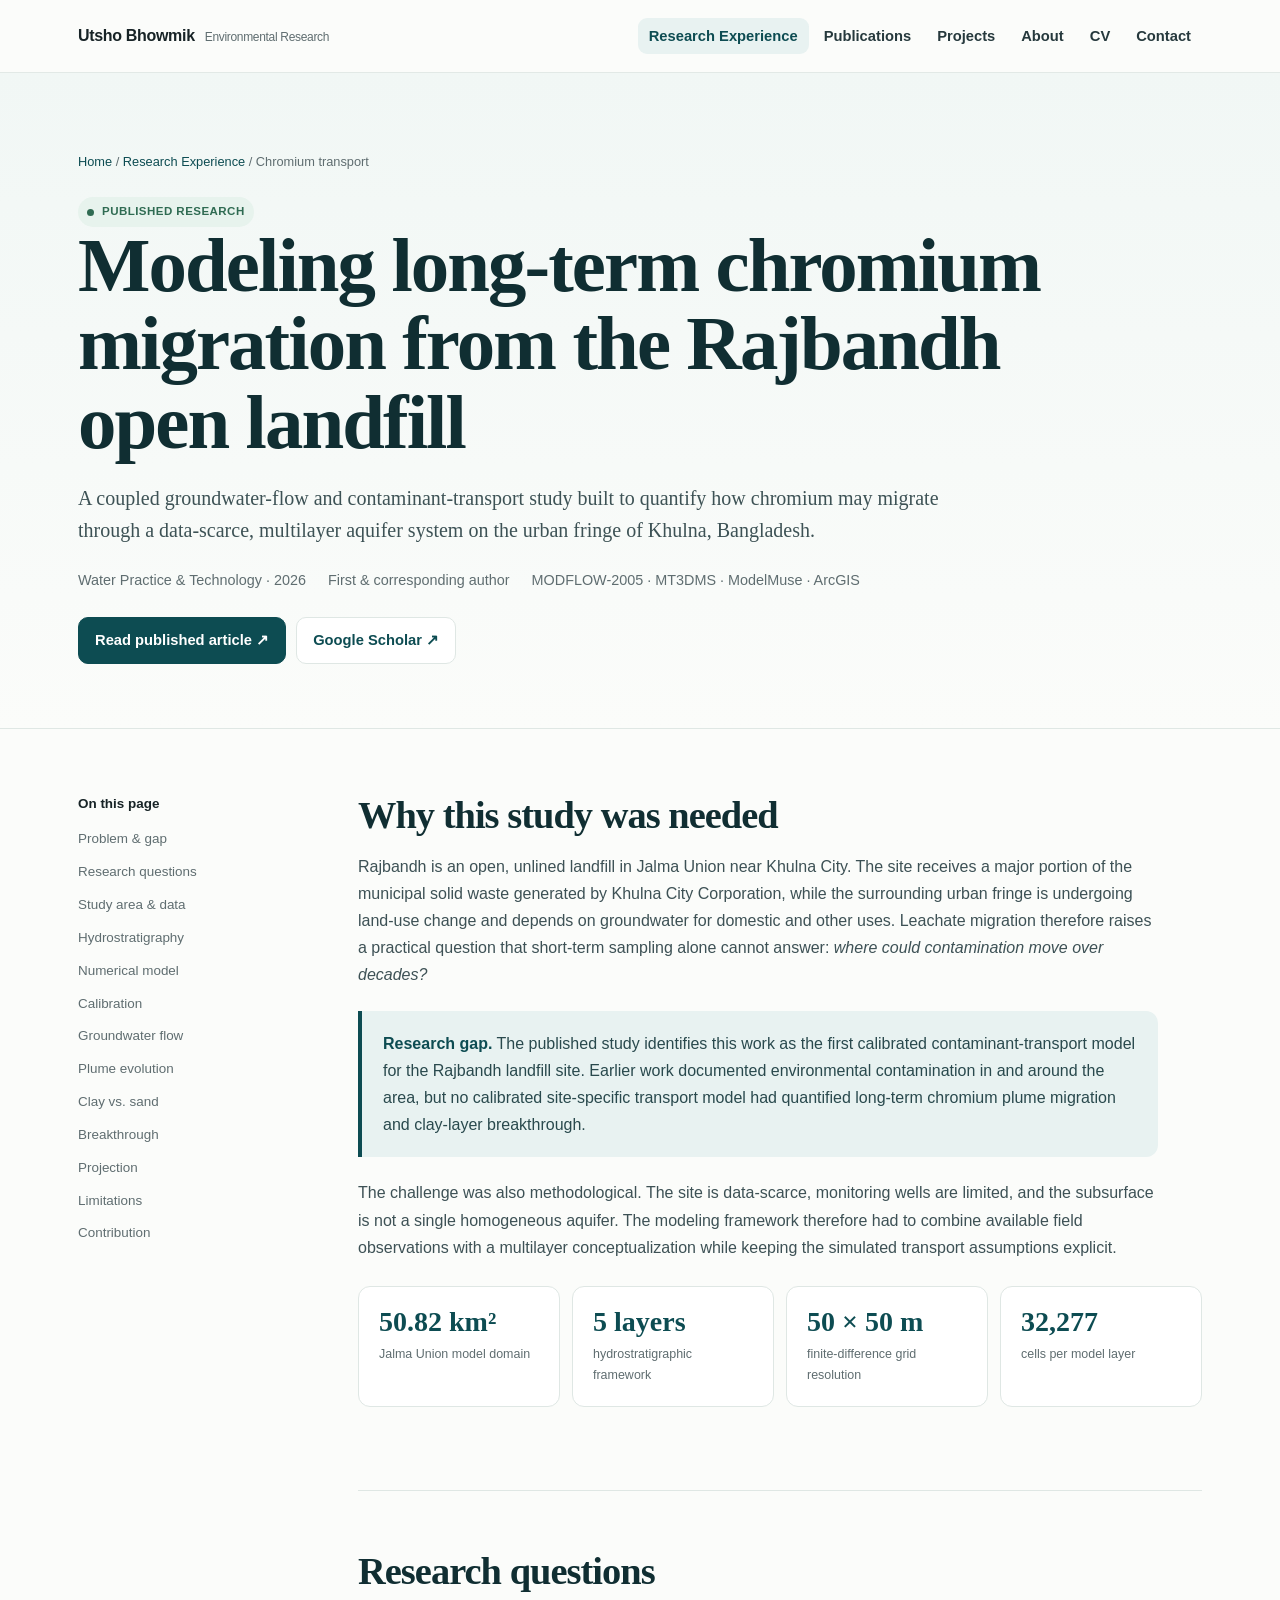
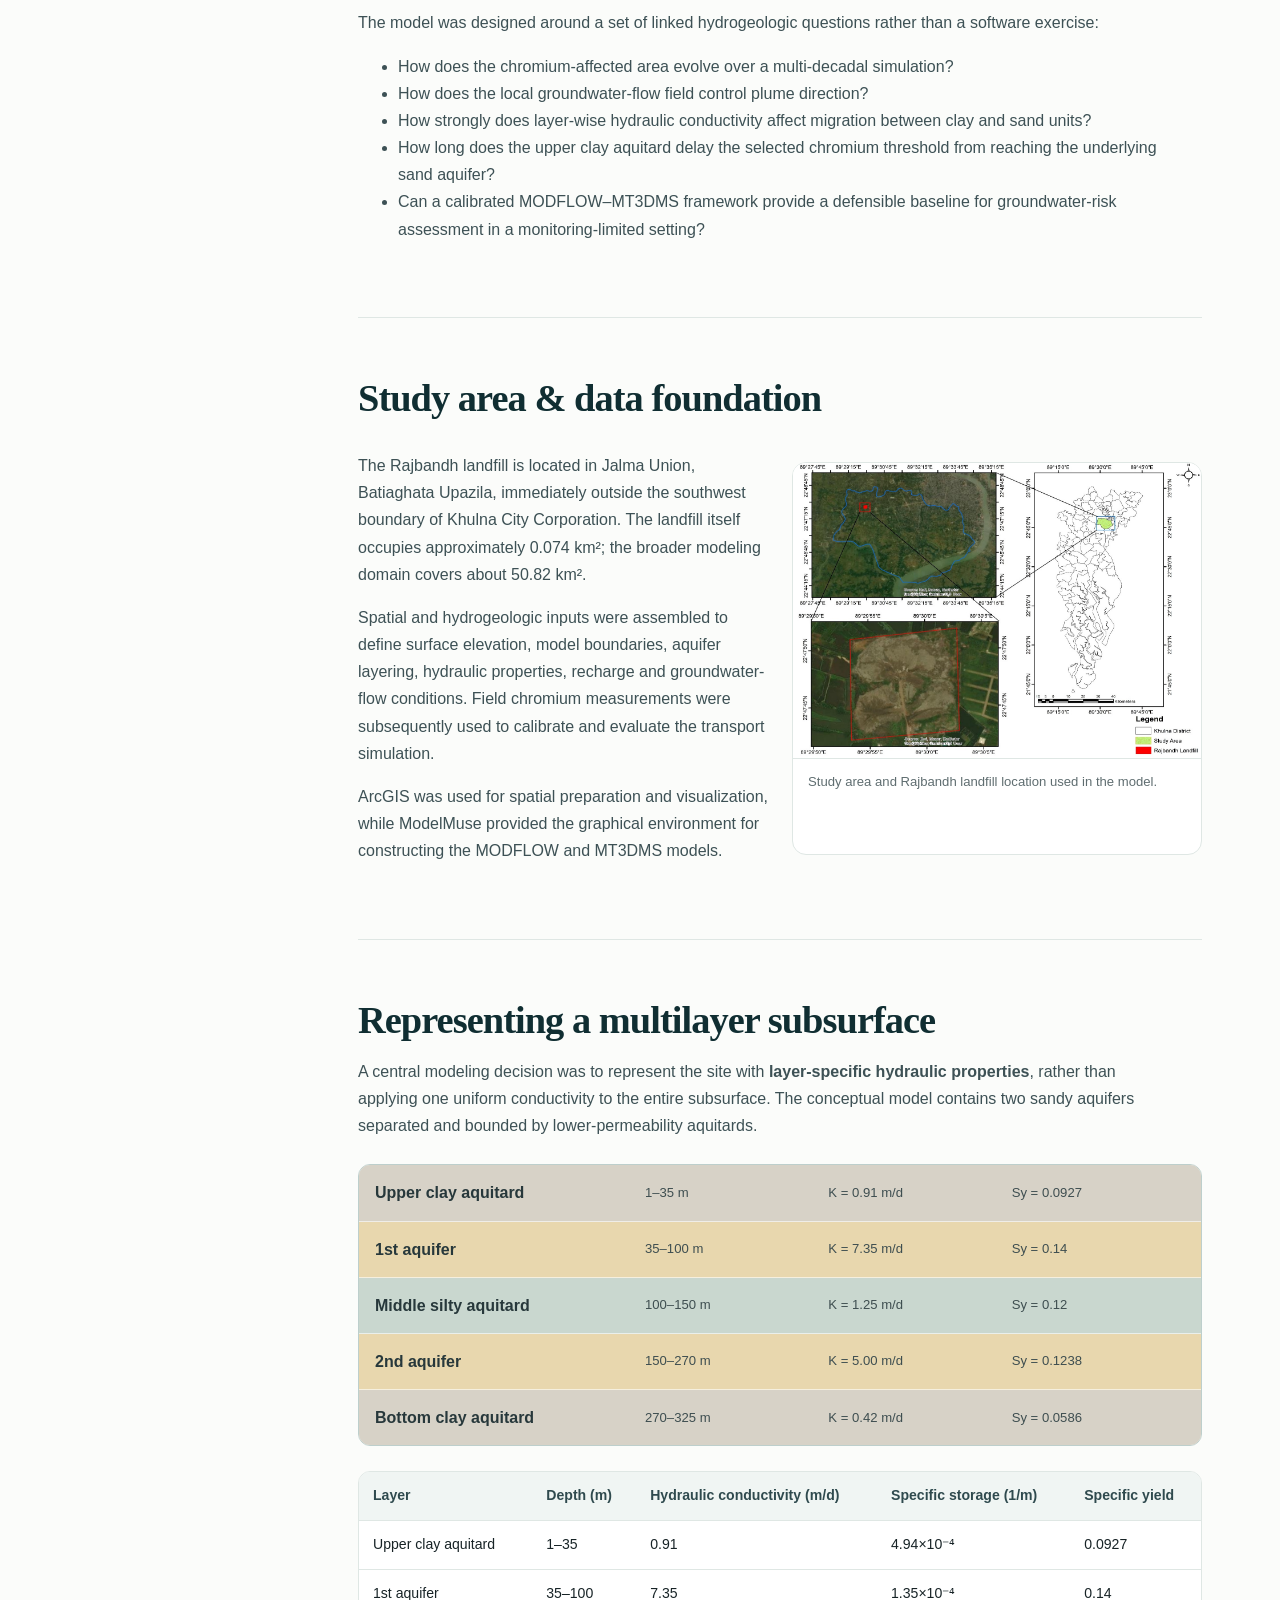
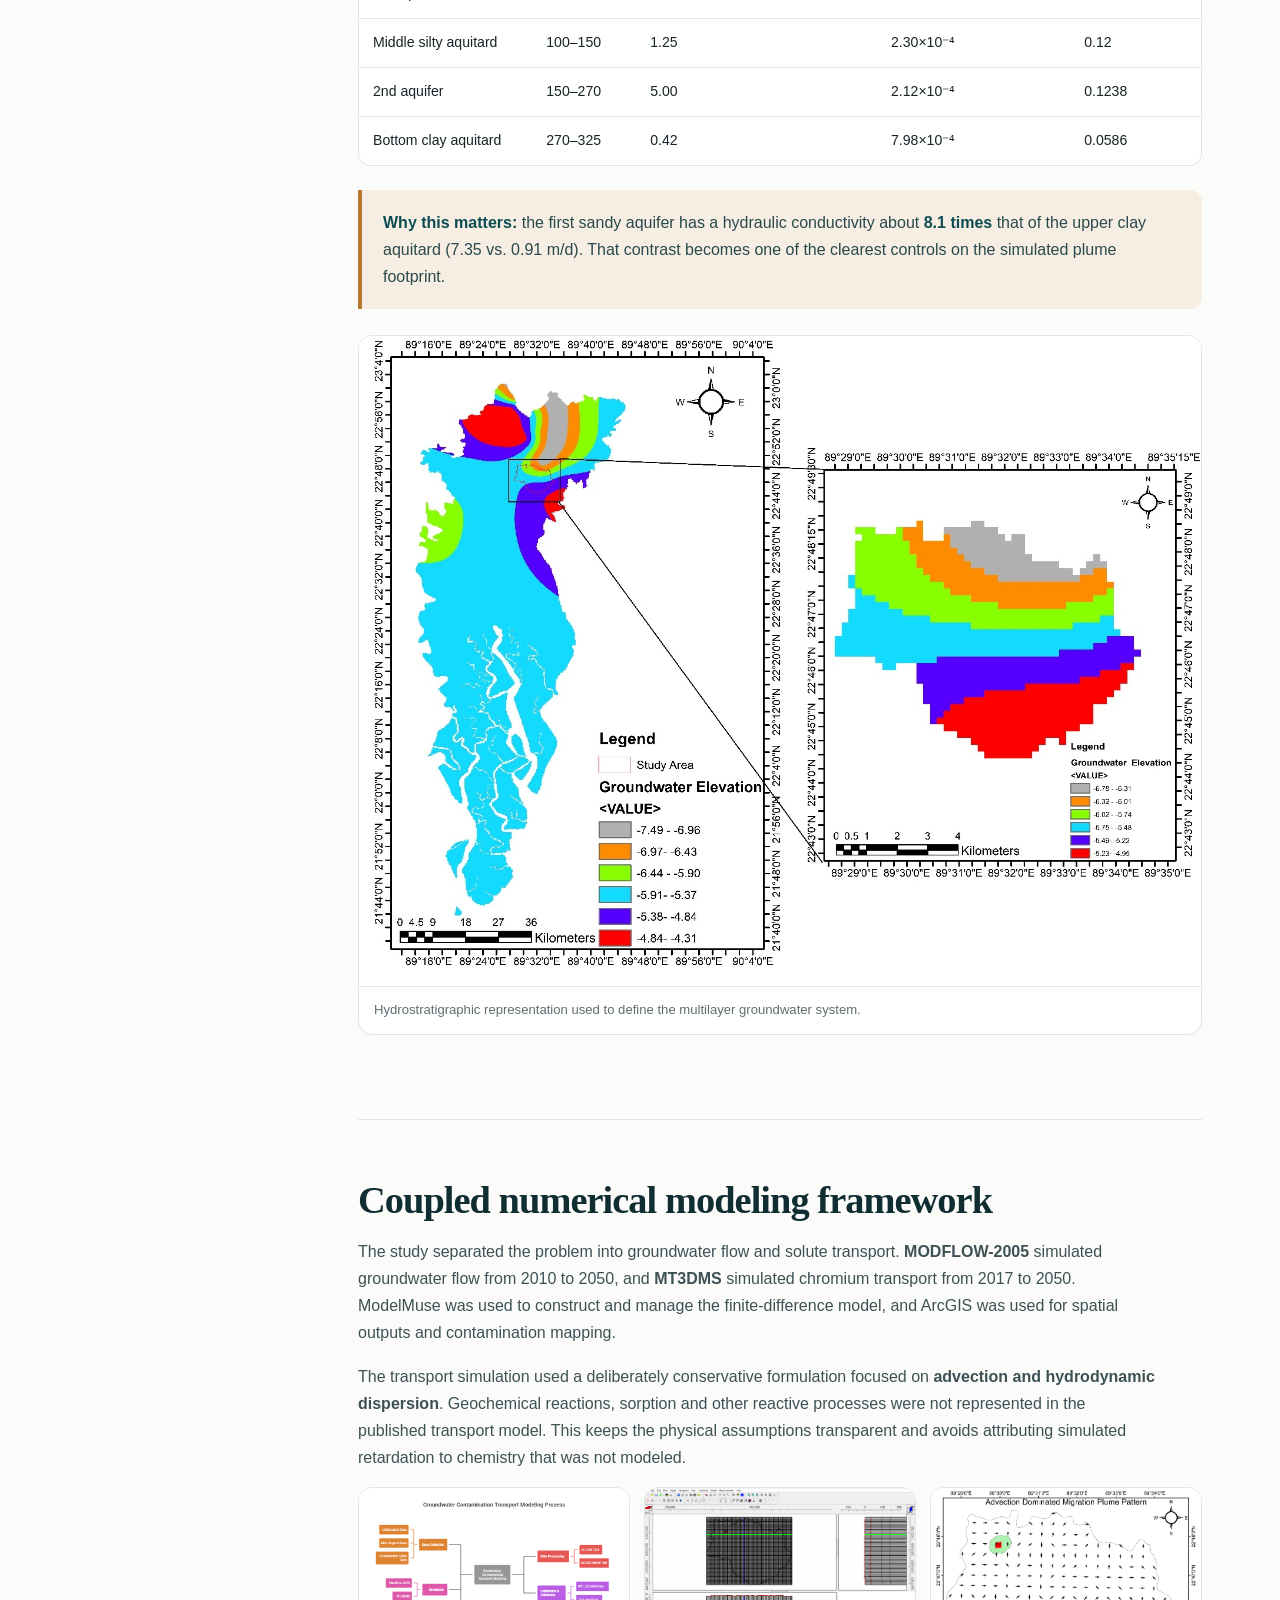
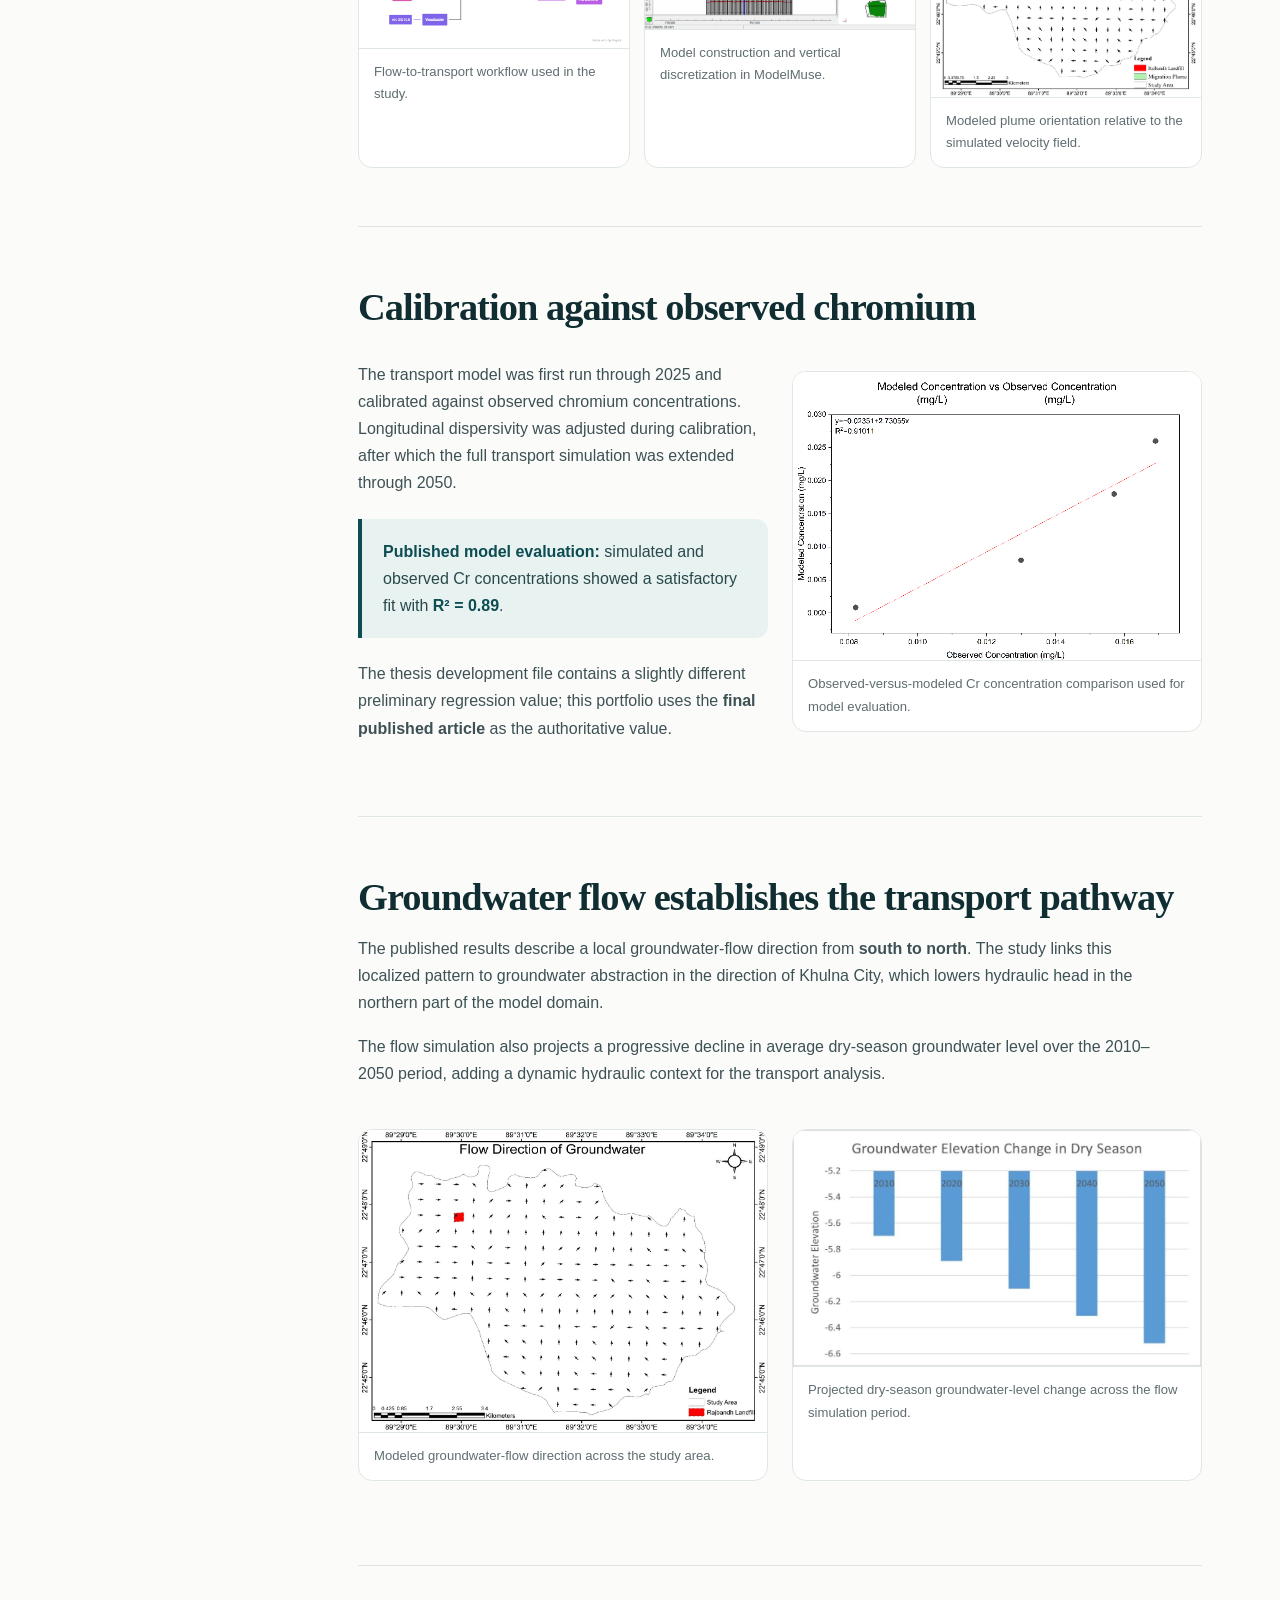
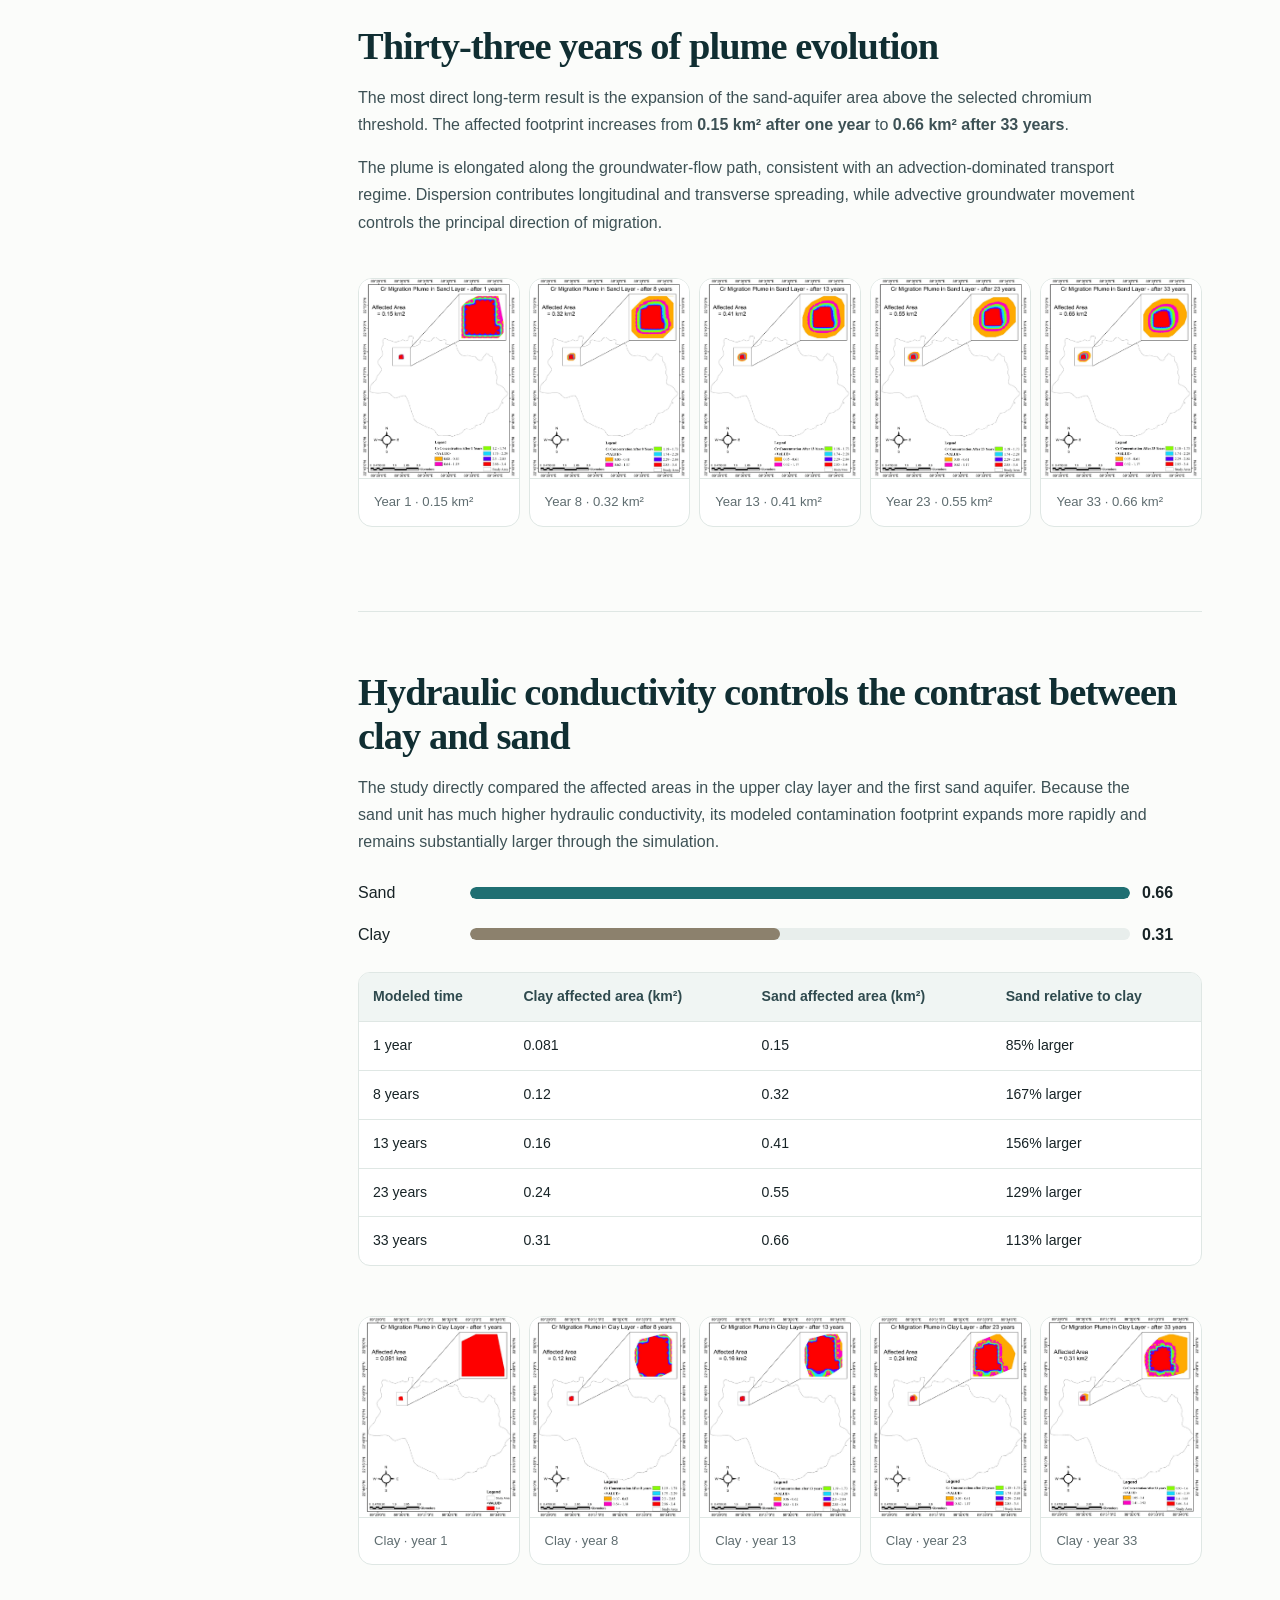
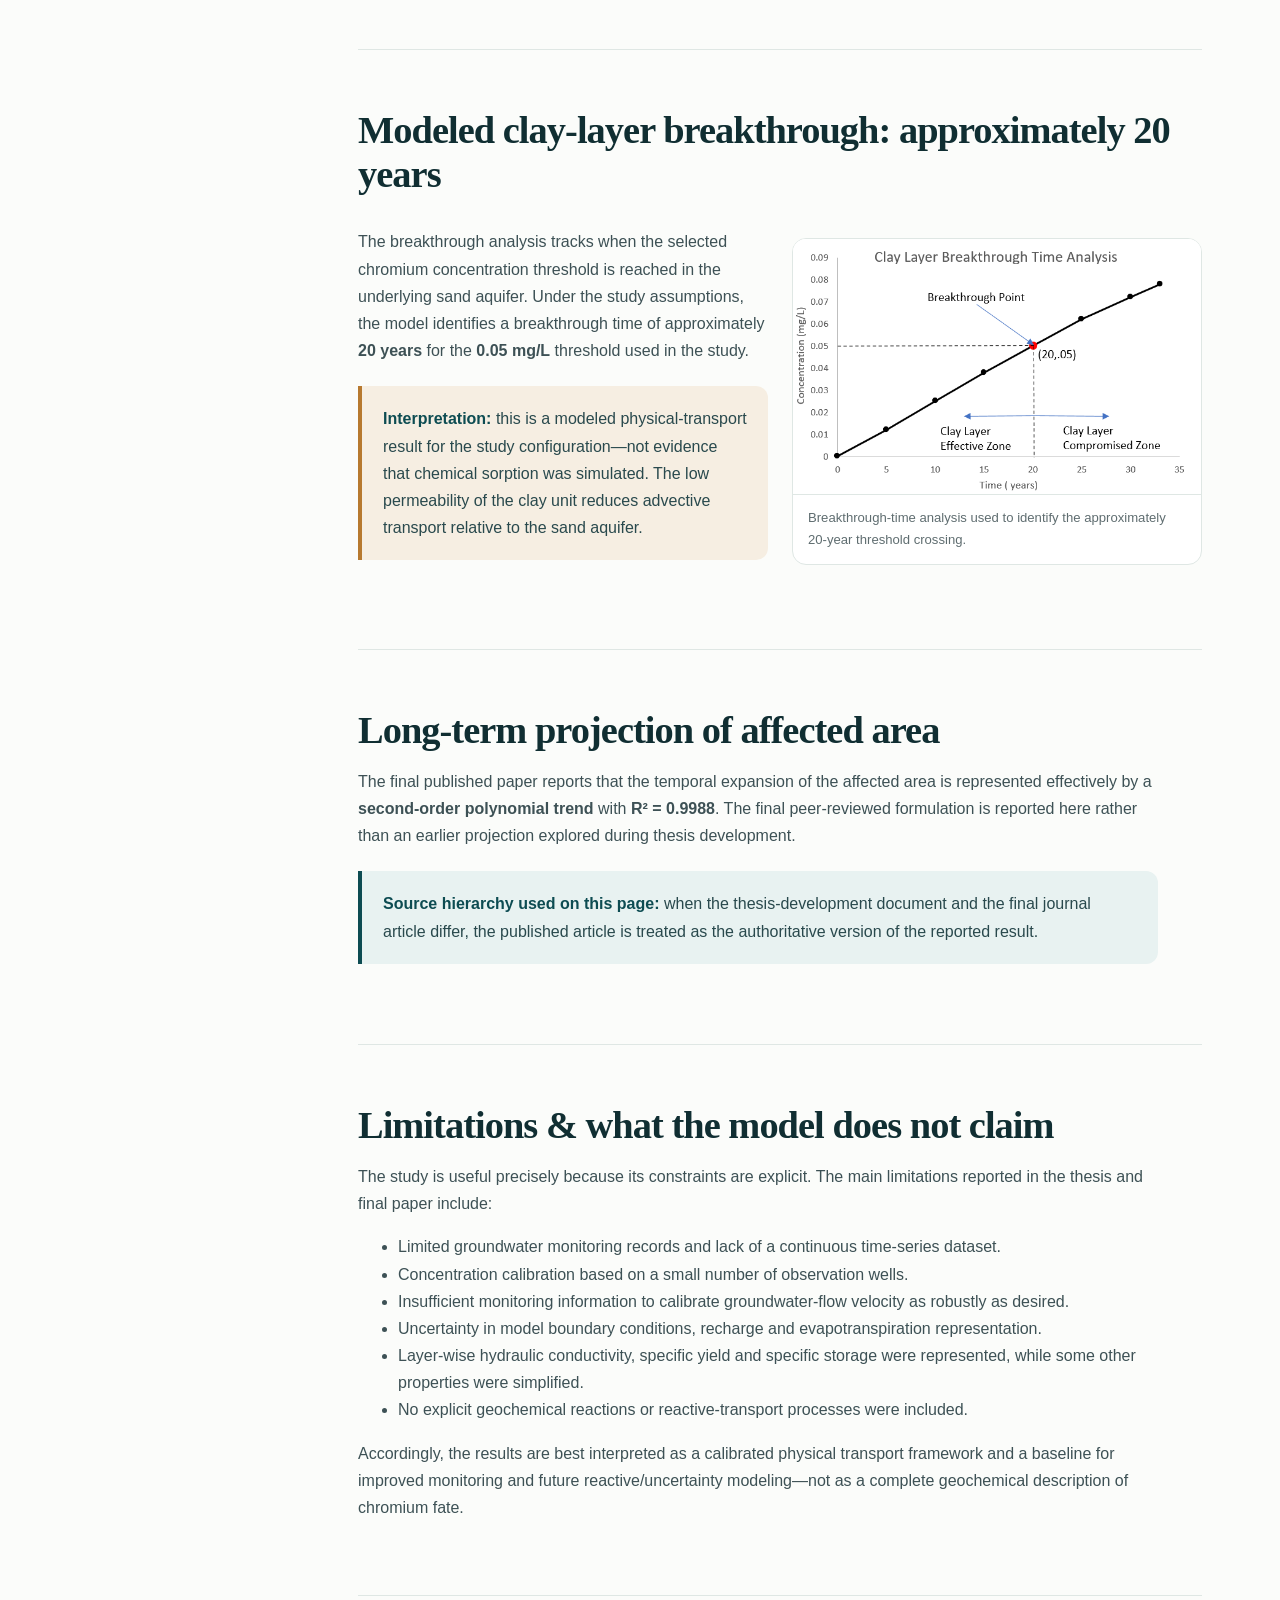
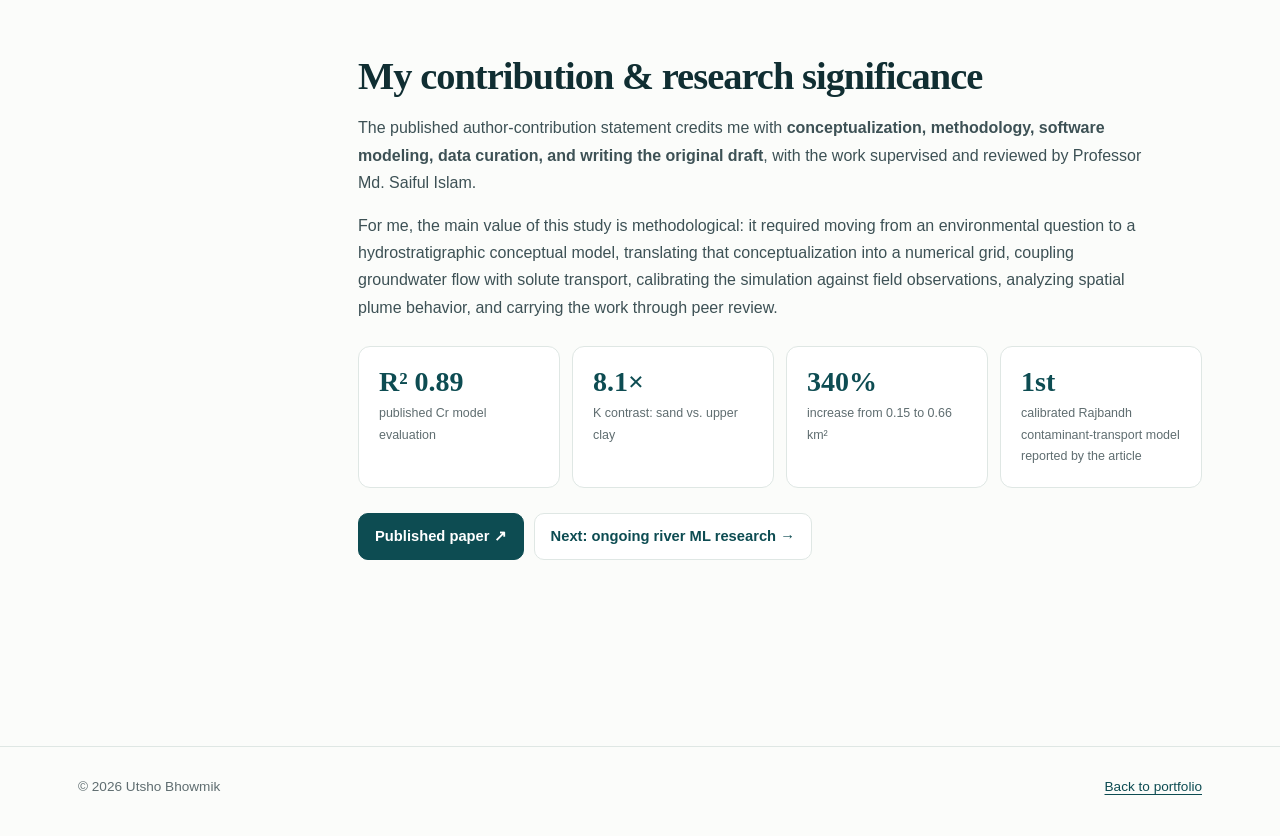
<file: research/chromium.html>
<!doctype html>
<html lang="en">
<head>
  <meta charset="utf-8">
  <meta name="viewport" content="width=device-width, initial-scale=1">
  <title>Chromium Transport Modeling | Utsho Bhowmik</title>
  <meta name="description" content="Detailed research case study: coupled MODFLOW–MT3DMS modeling of long-term chromium migration from the Rajbandh open landfill in Khulna, Bangladesh.">
  <link rel="icon" href="../assets/favicon.svg" type="image/svg+xml">
  <link rel="stylesheet" href="../style.css">
</head>
<body>
<a class="skip-link" href="#article">Skip to content</a>
<nav class="site-nav" aria-label="Primary navigation">
  <div class="nav-inner">
    <a class="brand" href="../index.html">Utsho Bhowmik <small>Environmental Research</small></a>
    <button class="nav-toggle" type="button" aria-expanded="false" aria-label="Open navigation">Menu</button>
    <ul class="nav-links">
      <li><a href="../index.html#research" aria-current="page">Research Experience</a></li>
      <li><a href="../index.html#publications">Publications</a></li>
      <li><a href="../index.html#projects">Projects</a></li>
      <li><a href="../index.html#about">About</a></li>
      <li><a href="../assets/docs/Utsho_Bhowmik_CV.pdf" target="_blank" rel="noopener">CV</a></li>
      <li><a href="../index.html#contact">Contact</a></li>
    </ul>
  </div>
</nav>

<header class="page-hero">
  <div class="page-hero-inner">
    <div class="breadcrumb"><a href="../index.html">Home</a> / <a href="../index.html#research">Research Experience</a> / Chromium transport</div>
    <span class="status published">Published research</span>
    <h1>Modeling long-term chromium migration from the Rajbandh open landfill</h1>
    <p class="lede">A coupled groundwater-flow and contaminant-transport study built to quantify how chromium may migrate through a data-scarce, multilayer aquifer system on the urban fringe of Khulna, Bangladesh.</p>
    <div class="page-meta">
      <span>Water Practice & Technology · 2026</span>
      <span>First & corresponding author</span>
      <span>MODFLOW-2005 · MT3DMS · ModelMuse · ArcGIS</span>
    </div>
    <div class="inline-actions" style="margin-top:24px;">
      <a class="btn btn-primary" href="https://doi.org/10.2166/wpt.2026.253" target="_blank" rel="noopener">Read published article ↗</a>
      <a class="btn btn-quiet" href="https://scholar.google.com/citations?hl=en&user=8uxMQJEAAAAJ" target="_blank" rel="noopener">Google Scholar ↗</a>
    </div>
  </div>
</header>

<main class="container page-layout" id="article">
  <aside class="toc" aria-label="On this page">
    <div class="toc-title">On this page</div>
    <a href="#problem">Problem & gap</a>
    <a href="#questions">Research questions</a>
    <a href="#study-area">Study area & data</a>
    <a href="#hydro">Hydrostratigraphy</a>
    <a href="#model">Numerical model</a>
    <a href="#calibration">Calibration</a>
    <a href="#flow">Groundwater flow</a>
    <a href="#plume">Plume evolution</a>
    <a href="#layers">Clay vs. sand</a>
    <a href="#breakthrough">Breakthrough</a>
    <a href="#projection">Projection</a>
    <a href="#limits">Limitations</a>
    <a href="#contribution">Contribution</a>
  </aside>

  <article class="article">
    <section class="article-section" id="problem">
      <h2>Why this study was needed</h2>
      <div class="reading">
        <p>Rajbandh is an open, unlined landfill in Jalma Union near Khulna City. The site receives a major portion of the municipal solid waste generated by Khulna City Corporation, while the surrounding urban fringe is undergoing land-use change and depends on groundwater for domestic and other uses. Leachate migration therefore raises a practical question that short-term sampling alone cannot answer: <em>where could contamination move over decades?</em></p>
        <div class="callout">
          <strong>Research gap.</strong> The published study identifies this work as the first calibrated contaminant-transport model for the Rajbandh landfill site. Earlier work documented environmental contamination in and around the area, but no calibrated site-specific transport model had quantified long-term chromium plume migration and clay-layer breakthrough.
        </div>
        <p>The challenge was also methodological. The site is data-scarce, monitoring wells are limited, and the subsurface is not a single homogeneous aquifer. The modeling framework therefore had to combine available field observations with a multilayer conceptualization while keeping the simulated transport assumptions explicit.</p>
      </div>
      <div class="metric-grid">
        <div class="metric-box"><strong>50.82 km²</strong><span>Jalma Union model domain</span></div>
        <div class="metric-box"><strong>5 layers</strong><span>hydrostratigraphic framework</span></div>
        <div class="metric-box"><strong>50 × 50 m</strong><span>finite-difference grid resolution</span></div>
        <div class="metric-box"><strong>32,277</strong><span>cells per model layer</span></div>
      </div>
    </section>

    <section class="article-section" id="questions">
      <h2>Research questions</h2>
      <div class="reading">
        <p>The model was designed around a set of linked hydrogeologic questions rather than a software exercise:</p>
        <ul>
          <li>How does the chromium-affected area evolve over a multi-decadal simulation?</li>
          <li>How does the local groundwater-flow field control plume direction?</li>
          <li>How strongly does layer-wise hydraulic conductivity affect migration between clay and sand units?</li>
          <li>How long does the upper clay aquitard delay the selected chromium threshold from reaching the underlying sand aquifer?</li>
          <li>Can a calibrated MODFLOW–MT3DMS framework provide a defensible baseline for groundwater-risk assessment in a monitoring-limited setting?</li>
        </ul>
      </div>
    </section>

    <section class="article-section" id="study-area">
      <h2>Study area & data foundation</h2>
      <div class="two-col">
        <div class="reading">
          <p>The Rajbandh landfill is located in Jalma Union, Batiaghata Upazila, immediately outside the southwest boundary of Khulna City Corporation. The landfill itself occupies approximately 0.074 km²; the broader modeling domain covers about 50.82 km².</p>
          <p>Spatial and hydrogeologic inputs were assembled to define surface elevation, model boundaries, aquifer layering, hydraulic properties, recharge and groundwater-flow conditions. Field chromium measurements were subsequently used to calibrate and evaluate the transport simulation.</p>
          <p>ArcGIS was used for spatial preparation and visualization, while ModelMuse provided the graphical environment for constructing the MODFLOW and MT3DMS models.</p>
        </div>
        <figure class="figure">
          <img src="../assets/images/chromium/study-area.jpeg" alt="Study area map of Rajbandh landfill and Jalma Union">
          <figcaption>Study area and Rajbandh landfill location used in the model.</figcaption>
        </figure>
      </div>
    </section>

    <section class="article-section" id="hydro">
      <h2>Representing a multilayer subsurface</h2>
      <div class="reading">
        <p>A central modeling decision was to represent the site with <strong>layer-specific hydraulic properties</strong>, rather than applying one uniform conductivity to the entire subsurface. The conceptual model contains two sandy aquifers separated and bounded by lower-permeability aquitards.</p>
      </div>
      <div class="layer-stack" aria-label="Five-layer hydrostratigraphic model">
        <div class="layer"><strong>Upper clay aquitard</strong><span>1–35 m</span><span>K = 0.91 m/d</span><span>Sy = 0.0927</span></div>
        <div class="layer"><strong>1st aquifer</strong><span>35–100 m</span><span>K = 7.35 m/d</span><span>Sy = 0.14</span></div>
        <div class="layer"><strong>Middle silty aquitard</strong><span>100–150 m</span><span>K = 1.25 m/d</span><span>Sy = 0.12</span></div>
        <div class="layer"><strong>2nd aquifer</strong><span>150–270 m</span><span>K = 5.00 m/d</span><span>Sy = 0.1238</span></div>
        <div class="layer"><strong>Bottom clay aquitard</strong><span>270–325 m</span><span>K = 0.42 m/d</span><span>Sy = 0.0586</span></div>
      </div>
      <div class="table-wrap">
        <table>
          <thead><tr><th>Layer</th><th>Depth (m)</th><th>Hydraulic conductivity (m/d)</th><th>Specific storage (1/m)</th><th>Specific yield</th></tr></thead>
          <tbody>
            <tr><td>Upper clay aquitard</td><td>1–35</td><td>0.91</td><td>4.94×10⁻⁴</td><td>0.0927</td></tr>
            <tr><td>1st aquifer</td><td>35–100</td><td>7.35</td><td>1.35×10⁻⁴</td><td>0.14</td></tr>
            <tr><td>Middle silty aquitard</td><td>100–150</td><td>1.25</td><td>2.30×10⁻⁴</td><td>0.12</td></tr>
            <tr><td>2nd aquifer</td><td>150–270</td><td>5.00</td><td>2.12×10⁻⁴</td><td>0.1238</td></tr>
            <tr><td>Bottom clay aquitard</td><td>270–325</td><td>0.42</td><td>7.98×10⁻⁴</td><td>0.0586</td></tr>
          </tbody>
        </table>
      </div>
      <div class="callout accent"><strong>Why this matters:</strong> the first sandy aquifer has a hydraulic conductivity about <strong>8.1 times</strong> that of the upper clay aquitard (7.35 vs. 0.91 m/d). That contrast becomes one of the clearest controls on the simulated plume footprint.</div>
      <figure class="figure">
        <img src="../assets/images/chromium/hydrostratigraphy.jpeg" alt="Hydrostratigraphic representation used for the groundwater model">
        <figcaption>Hydrostratigraphic representation used to define the multilayer groundwater system.</figcaption>
      </figure>
    </section>

    <section class="article-section" id="model">
      <h2>Coupled numerical modeling framework</h2>
      <div class="reading">
        <p>The study separated the problem into groundwater flow and solute transport. <strong>MODFLOW-2005</strong> simulated groundwater flow from 2010 to 2050, and <strong>MT3DMS</strong> simulated chromium transport from 2017 to 2050. ModelMuse was used to construct and manage the finite-difference model, and ArcGIS was used for spatial outputs and contamination mapping.</p>
        <p>The transport simulation used a deliberately conservative formulation focused on <strong>advection and hydrodynamic dispersion</strong>. Geochemical reactions, sorption and other reactive processes were not represented in the published transport model. This keeps the physical assumptions transparent and avoids attributing simulated retardation to chemistry that was not modeled.</p>
      </div>
      <div class="figure-grid">
        <figure class="figure"><img src="../assets/images/chromium/modeling-workflow.png" alt="Groundwater and contaminant transport modeling workflow"><figcaption>Flow-to-transport workflow used in the study.</figcaption></figure>
        <figure class="figure"><img src="../assets/images/chromium/modelmuse-grid.png" alt="ModelMuse model grid and layer setup"><figcaption>Model construction and vertical discretization in ModelMuse.</figcaption></figure>
        <figure class="figure"><img src="../assets/images/chromium/advection.jpeg" alt="Advection dominated chromium plume pattern"><figcaption>Modeled plume orientation relative to the simulated velocity field.</figcaption></figure>
      </div>
    </section>

    <section class="article-section" id="calibration">
      <h2>Calibration against observed chromium</h2>
      <div class="two-col">
        <div class="reading">
          <p>The transport model was first run through 2025 and calibrated against observed chromium concentrations. Longitudinal dispersivity was adjusted during calibration, after which the full transport simulation was extended through 2050.</p>
          <div class="callout"><strong>Published model evaluation:</strong> simulated and observed Cr concentrations showed a satisfactory fit with <strong>R² = 0.89</strong>.</div>
          <p>The thesis development file contains a slightly different preliminary regression value; this portfolio uses the <strong>final published article</strong> as the authoritative value.</p>
        </div>
        <figure class="figure"><img src="../assets/images/chromium/calibration.png" alt="Observed versus modeled chromium concentration calibration plot"><figcaption>Observed-versus-modeled Cr concentration comparison used for model evaluation.</figcaption></figure>
      </div>
    </section>

    <section class="article-section" id="flow">
      <h2>Groundwater flow establishes the transport pathway</h2>
      <div class="reading">
        <p>The published results describe a local groundwater-flow direction from <strong>south to north</strong>. The study links this localized pattern to groundwater abstraction in the direction of Khulna City, which lowers hydraulic head in the northern part of the model domain.</p>
        <p>The flow simulation also projects a progressive decline in average dry-season groundwater level over the 2010–2050 period, adding a dynamic hydraulic context for the transport analysis.</p>
      </div>
      <div class="two-col">
        <figure class="figure"><img src="../assets/images/chromium/flow-direction.jpeg" alt="Modeled groundwater flow direction"><figcaption>Modeled groundwater-flow direction across the study area.</figcaption></figure>
        <figure class="figure"><img src="../assets/images/chromium/gw-level.jpeg" alt="Projected dry season groundwater elevation changes"><figcaption>Projected dry-season groundwater-level change across the flow simulation period.</figcaption></figure>
      </div>
    </section>

    <section class="article-section" id="plume">
      <h2>Thirty-three years of plume evolution</h2>
      <div class="reading">
        <p>The most direct long-term result is the expansion of the sand-aquifer area above the selected chromium threshold. The affected footprint increases from <strong>0.15 km² after one year</strong> to <strong>0.66 km² after 33 years</strong>.</p>
        <p>The plume is elongated along the groundwater-flow path, consistent with an advection-dominated transport regime. Dispersion contributes longitudinal and transverse spreading, while advective groundwater movement controls the principal direction of migration.</p>
      </div>
      <div class="gallery-5">
        <figure class="figure"><img src="../assets/images/chromium/plume-year1.jpeg" alt="Chromium plume after 1 year"><figcaption>Year 1 · 0.15 km²</figcaption></figure>
        <figure class="figure"><img src="../assets/images/chromium/plume-year8.jpeg" alt="Chromium plume after 8 years"><figcaption>Year 8 · 0.32 km²</figcaption></figure>
        <figure class="figure"><img src="../assets/images/chromium/plume-year13.jpeg" alt="Chromium plume after 13 years"><figcaption>Year 13 · 0.41 km²</figcaption></figure>
        <figure class="figure"><img src="../assets/images/chromium/plume-year23.jpeg" alt="Chromium plume after 23 years"><figcaption>Year 23 · 0.55 km²</figcaption></figure>
        <figure class="figure"><img src="../assets/images/chromium/plume-year33.jpeg" alt="Chromium plume after 33 years"><figcaption>Year 33 · 0.66 km²</figcaption></figure>
      </div>
    </section>

    <section class="article-section" id="layers">
      <h2>Hydraulic conductivity controls the contrast between clay and sand</h2>
      <div class="reading">
        <p>The study directly compared the affected areas in the upper clay layer and the first sand aquifer. Because the sand unit has much higher hydraulic conductivity, its modeled contamination footprint expands more rapidly and remains substantially larger through the simulation.</p>
      </div>
      <div class="bars" aria-label="Affected area comparison after 33 years">
        <div class="bar-row"><span>Sand</span><div class="bar-track"><div class="bar-fill" style="width:100%"></div></div><strong>0.66</strong></div>
        <div class="bar-row"><span>Clay</span><div class="bar-track"><div class="bar-fill clay" style="width:47%"></div></div><strong>0.31</strong></div>
      </div>
      <div class="table-wrap">
        <table>
          <thead><tr><th>Modeled time</th><th>Clay affected area (km²)</th><th>Sand affected area (km²)</th><th>Sand relative to clay</th></tr></thead>
          <tbody>
            <tr><td>1 year</td><td>0.081</td><td>0.15</td><td>85% larger</td></tr>
            <tr><td>8 years</td><td>0.12</td><td>0.32</td><td>167% larger</td></tr>
            <tr><td>13 years</td><td>0.16</td><td>0.41</td><td>156% larger</td></tr>
            <tr><td>23 years</td><td>0.24</td><td>0.55</td><td>129% larger</td></tr>
            <tr><td>33 years</td><td>0.31</td><td>0.66</td><td>113% larger</td></tr>
          </tbody>
        </table>
      </div>
      <div class="gallery-5">
        <figure class="figure"><img src="../assets/images/chromium/clay-year1.jpeg" alt="Clay layer plume after 1 year"><figcaption>Clay · year 1</figcaption></figure>
        <figure class="figure"><img src="../assets/images/chromium/clay-year8.jpeg" alt="Clay layer plume after 8 years"><figcaption>Clay · year 8</figcaption></figure>
        <figure class="figure"><img src="../assets/images/chromium/clay-year13.jpeg" alt="Clay layer plume after 13 years"><figcaption>Clay · year 13</figcaption></figure>
        <figure class="figure"><img src="../assets/images/chromium/clay-year23.jpeg" alt="Clay layer plume after 23 years"><figcaption>Clay · year 23</figcaption></figure>
        <figure class="figure"><img src="../assets/images/chromium/clay-year33.jpeg" alt="Clay layer plume after 33 years"><figcaption>Clay · year 33</figcaption></figure>
      </div>
    </section>

    <section class="article-section" id="breakthrough">
      <h2>Modeled clay-layer breakthrough: approximately 20 years</h2>
      <div class="two-col">
        <div class="reading">
          <p>The breakthrough analysis tracks when the selected chromium concentration threshold is reached in the underlying sand aquifer. Under the study assumptions, the model identifies a breakthrough time of approximately <strong>20 years</strong> for the <strong>0.05 mg/L</strong> threshold used in the study.</p>
          <div class="callout accent"><strong>Interpretation:</strong> this is a modeled physical-transport result for the study configuration—not evidence that chemical sorption was simulated. The low permeability of the clay unit reduces advective transport relative to the sand aquifer.</div>
        </div>
        <figure class="figure"><img src="../assets/images/chromium/breakthrough.png" alt="Clay layer breakthrough analysis chart"><figcaption>Breakthrough-time analysis used to identify the approximately 20-year threshold crossing.</figcaption></figure>
      </div>
    </section>

    <section class="article-section" id="projection">
      <h2>Long-term projection of affected area</h2>
      <div class="reading">
        <p>The final published paper reports that the temporal expansion of the affected area is represented effectively by a <strong>second-order polynomial trend</strong> with <strong>R² = 0.9988</strong>. The final peer-reviewed formulation is reported here rather than an earlier projection explored during thesis development.</p>
        <div class="callout"><strong>Source hierarchy used on this page:</strong> when the thesis-development document and the final journal article differ, the published article is treated as the authoritative version of the reported result.</div>
      </div>
    </section>

    <section class="article-section" id="limits">
      <h2>Limitations & what the model does not claim</h2>
      <div class="reading">
        <p>The study is useful precisely because its constraints are explicit. The main limitations reported in the thesis and final paper include:</p>
        <ul>
          <li>Limited groundwater monitoring records and lack of a continuous time-series dataset.</li>
          <li>Concentration calibration based on a small number of observation wells.</li>
          <li>Insufficient monitoring information to calibrate groundwater-flow velocity as robustly as desired.</li>
          <li>Uncertainty in model boundary conditions, recharge and evapotranspiration representation.</li>
          <li>Layer-wise hydraulic conductivity, specific yield and specific storage were represented, while some other properties were simplified.</li>
          <li>No explicit geochemical reactions or reactive-transport processes were included.</li>
        </ul>
        <p>Accordingly, the results are best interpreted as a calibrated physical transport framework and a baseline for improved monitoring and future reactive/uncertainty modeling—not as a complete geochemical description of chromium fate.</p>
      </div>
    </section>

    <section class="article-section" id="contribution">
      <h2>My contribution & research significance</h2>
      <div class="reading">
        <p>The published author-contribution statement credits me with <strong>conceptualization, methodology, software modeling, data curation, and writing the original draft</strong>, with the work supervised and reviewed by Professor Md. Saiful Islam.</p>
        <p>For me, the main value of this study is methodological: it required moving from an environmental question to a hydrostratigraphic conceptual model, translating that conceptualization into a numerical grid, coupling groundwater flow with solute transport, calibrating the simulation against field observations, analyzing spatial plume behavior, and carrying the work through peer review.</p>
      </div>
      <div class="metric-grid">
        <div class="metric-box"><strong>R² 0.89</strong><span>published Cr model evaluation</span></div>
        <div class="metric-box"><strong>8.1×</strong><span>K contrast: sand vs. upper clay</span></div>
        <div class="metric-box"><strong>340%</strong><span>increase from 0.15 to 0.66 km²</span></div>
        <div class="metric-box"><strong>1st</strong><span>calibrated Rajbandh contaminant-transport model reported by the article</span></div>
      </div>
      <div class="inline-actions">
        <a class="btn btn-primary" href="https://doi.org/10.2166/wpt.2026.253" target="_blank" rel="noopener">Published paper ↗</a>
        <a class="btn btn-quiet" href="river-ml.html">Next: ongoing river ML research →</a>
      </div>
    </section>
  </article>
</main>

<footer class="footer"><div class="footer-inner"><span>© <span data-year>2026</span> Utsho Bhowmik</span><a href="../index.html">Back to portfolio</a></div></footer>
<script src="../script.js"></script>
</body>
</html>
</file>
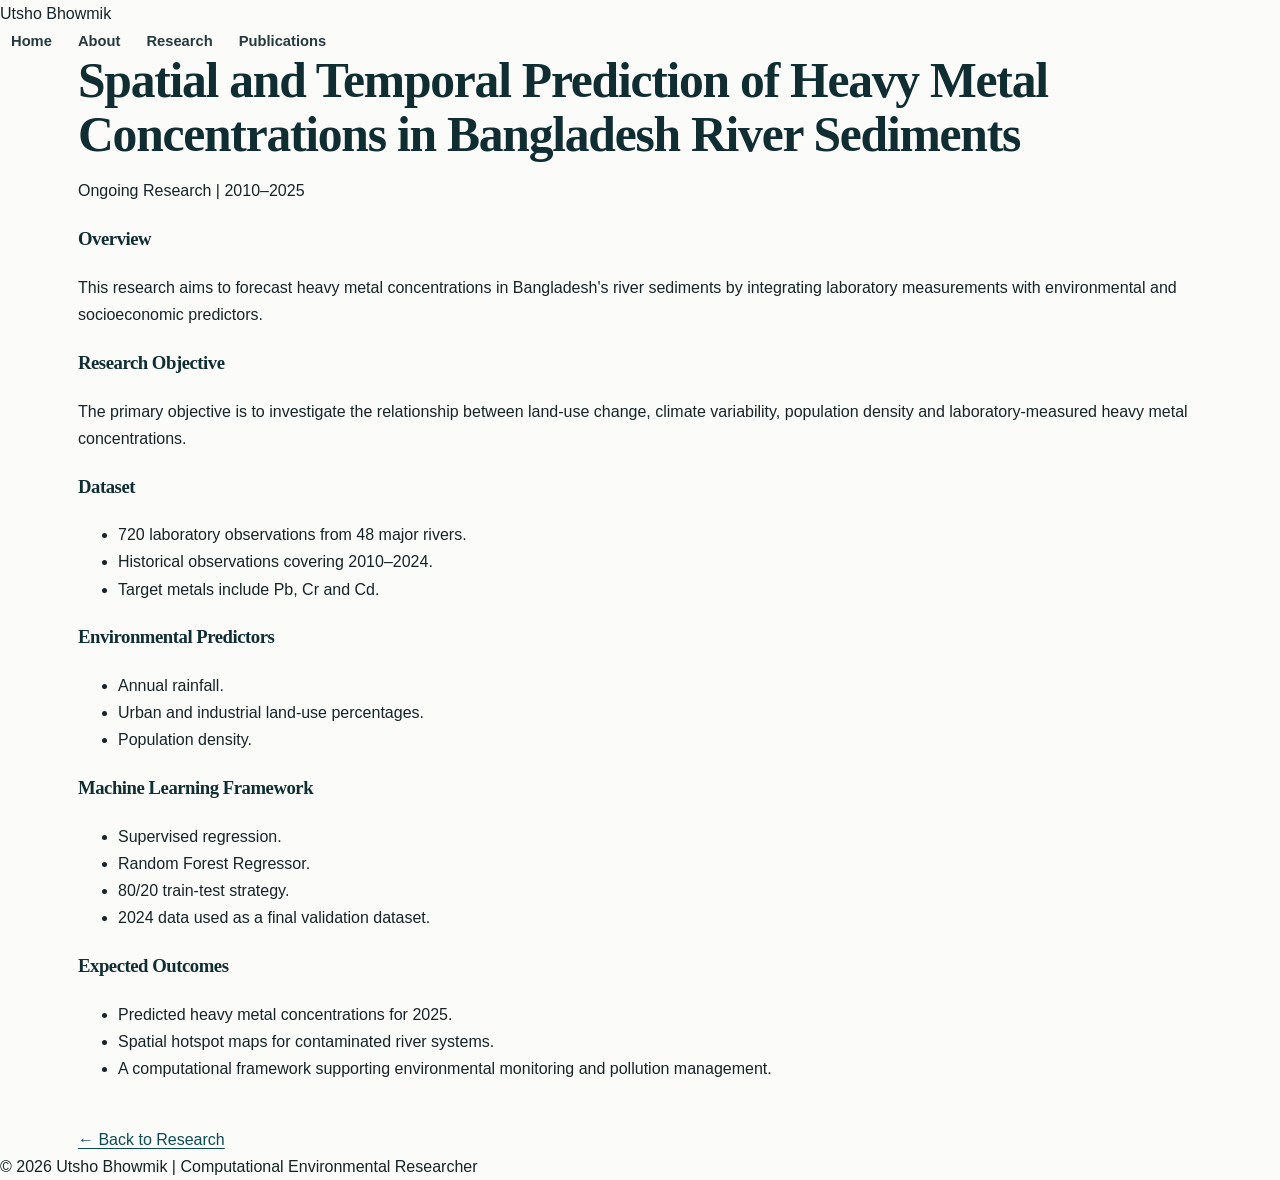
<file: research/heavy-metal-ml.html>
<!DOCTYPE html>
<html lang="en">

<head>

<meta charset="UTF-8">

<meta name="viewport" content="width=device-width, initial-scale=1.0">

<title>Heavy Metal Prediction | Utsho Bhowmik</title>

<link rel="stylesheet" href="../style.css">

</head>

<body>


<nav>

<div class="nav-container">

<div class="nav-name">
Utsho Bhowmik
</div>

<ul class="nav-links">

<li><a href="../index.html">Home</a></li>

<li><a href="../index.html#about">About</a></li>

<li><a href="../index.html#research">Research</a></li>

<li><a href="../index.html#publications">Publications</a></li>

</ul>

</div>

</nav>


<main class="container">

<section>

<h2 class="section-title">

Spatial and Temporal Prediction of Heavy Metal
Concentrations in Bangladesh River Sediments

</h2>


<p class="card-meta">
Ongoing Research | 2010–2025
</p>


<h3>Overview</h3>

<p>
This research aims to forecast heavy metal concentrations
in Bangladesh's river sediments by integrating laboratory
measurements with environmental and socioeconomic predictors.
</p>


<h3>Research Objective</h3>

<p>
The primary objective is to investigate the relationship between
land-use change, climate variability, population density and
laboratory-measured heavy metal concentrations.
</p>


<h3>Dataset</h3>

<ul>

<li>
720 laboratory observations from 48 major rivers.
</li>

<li>
Historical observations covering 2010–2024.
</li>

<li>
Target metals include Pb, Cr and Cd.
</li>

</ul>


<h3>Environmental Predictors</h3>

<ul>

<li>
Annual rainfall.
</li>

<li>
Urban and industrial land-use percentages.
</li>

<li>
Population density.
</li>

</ul>


<h3>Machine Learning Framework</h3>

<ul>

<li>
Supervised regression.
</li>

<li>
Random Forest Regressor.
</li>

<li>
80/20 train-test strategy.
</li>

<li>
2024 data used as a final validation dataset.
</li>

</ul>


<h3>Expected Outcomes</h3>

<ul>

<li>
Predicted heavy metal concentrations for 2025.
</li>

<li>
Spatial hotspot maps for contaminated river systems.
</li>

<li>
A computational framework supporting environmental
monitoring and pollution management.
</li>

</ul>


<br>

<a href="../index.html#research" class="button">
← Back to Research
</a>


</section>

</main>


<footer>

© 2026 Utsho Bhowmik | Computational Environmental Researcher

</footer>


</body>

</html>
</file>
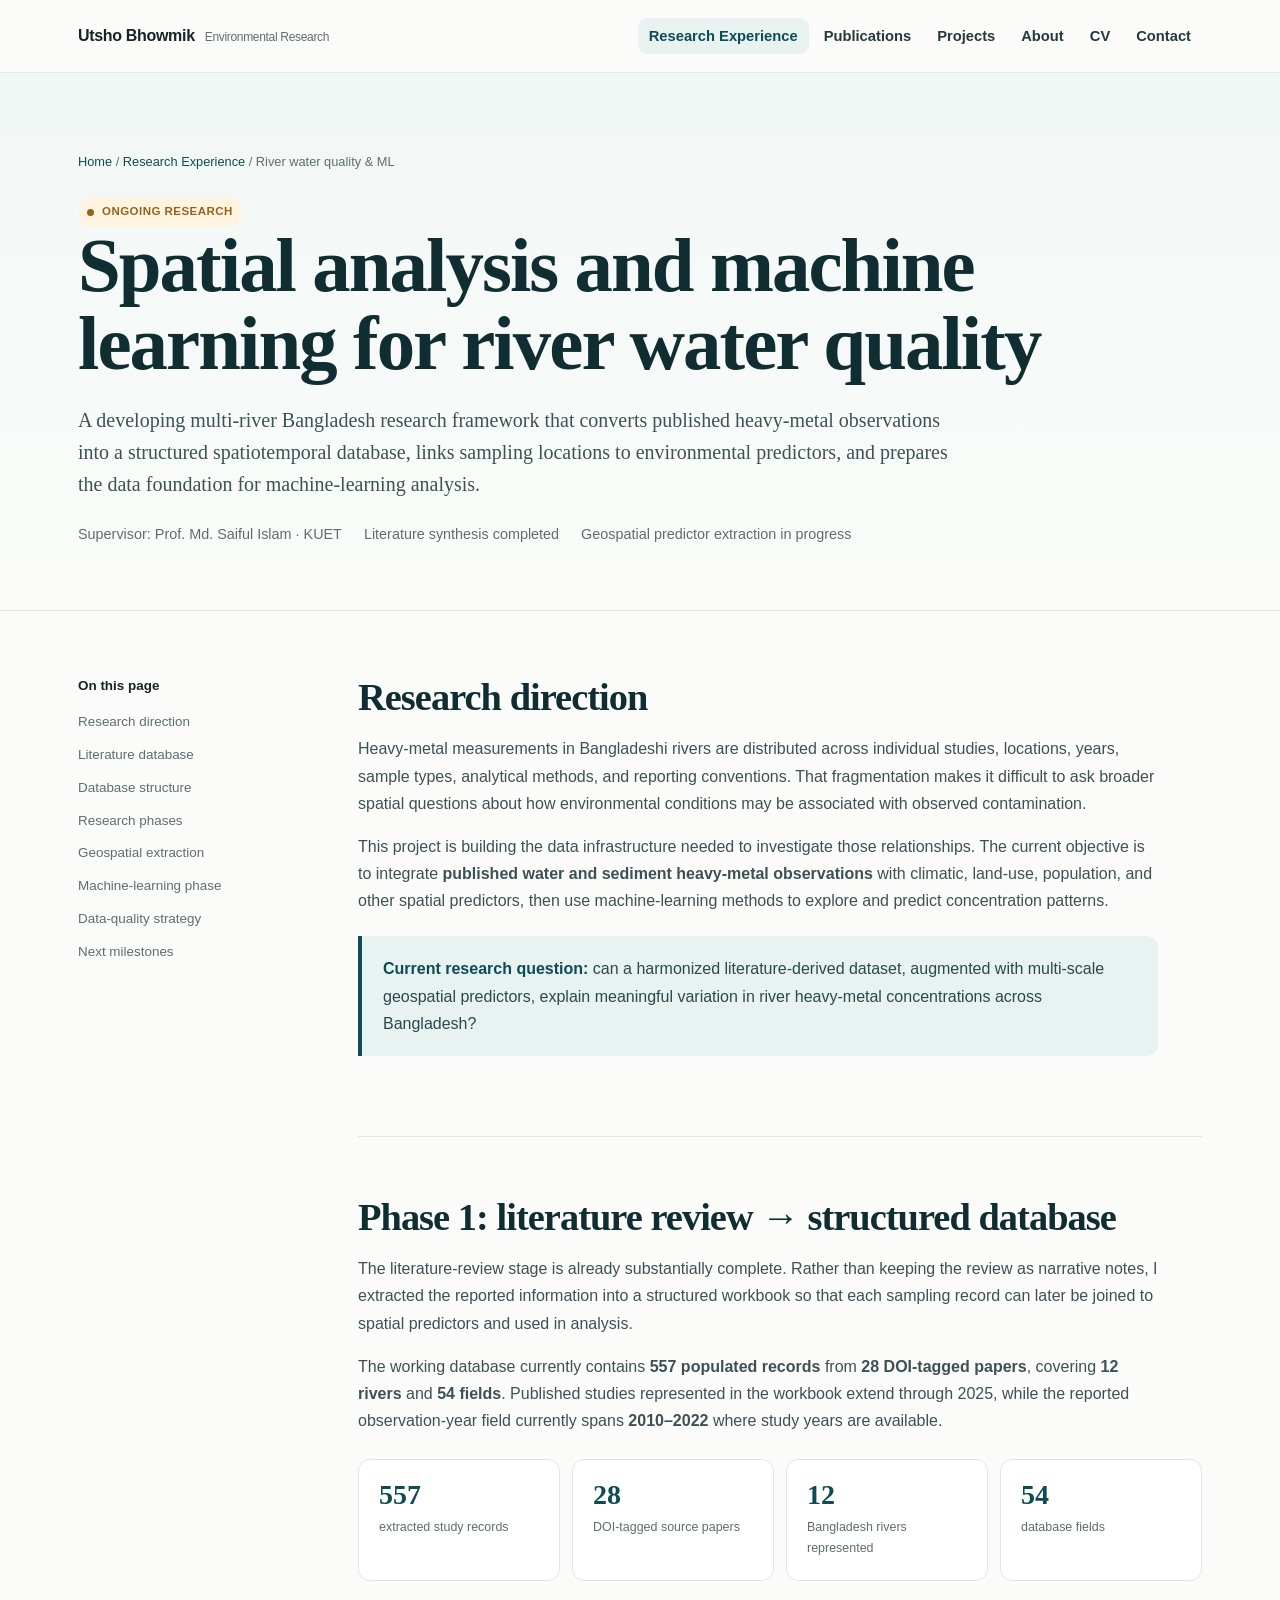
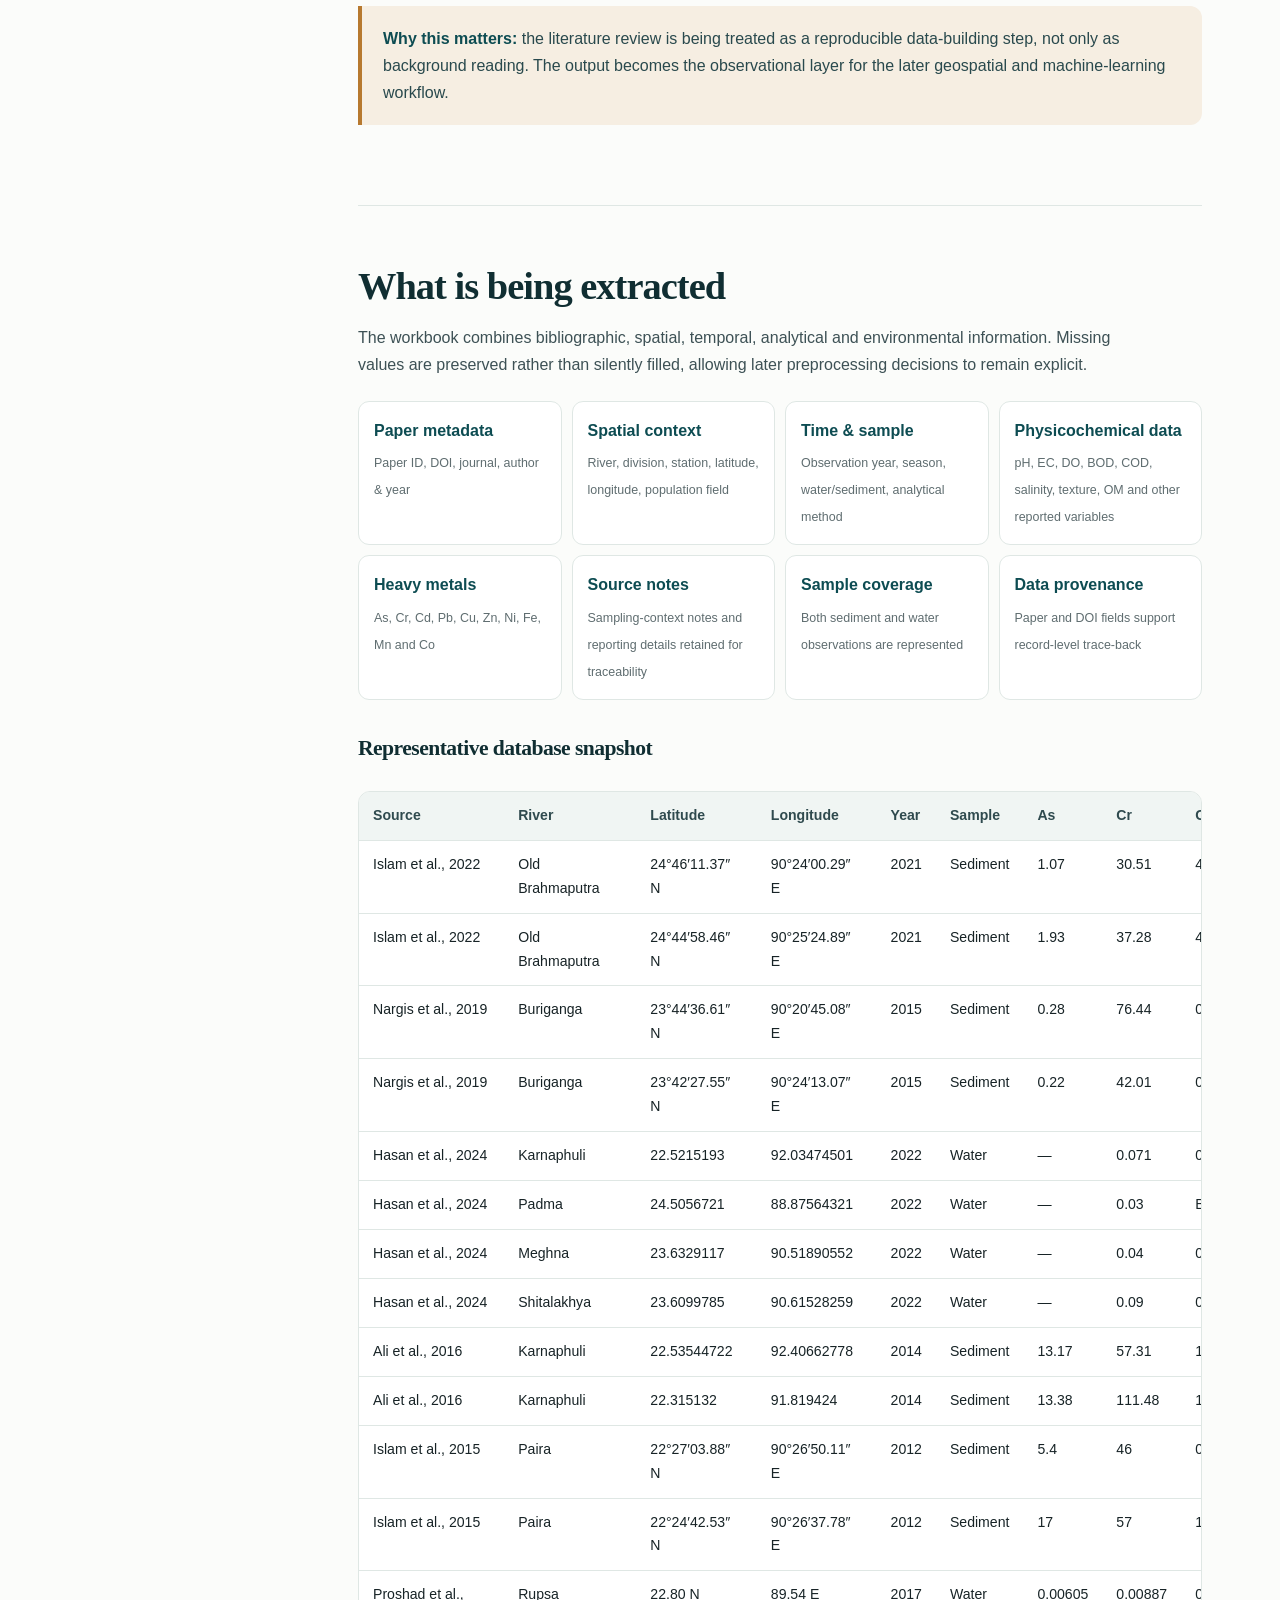
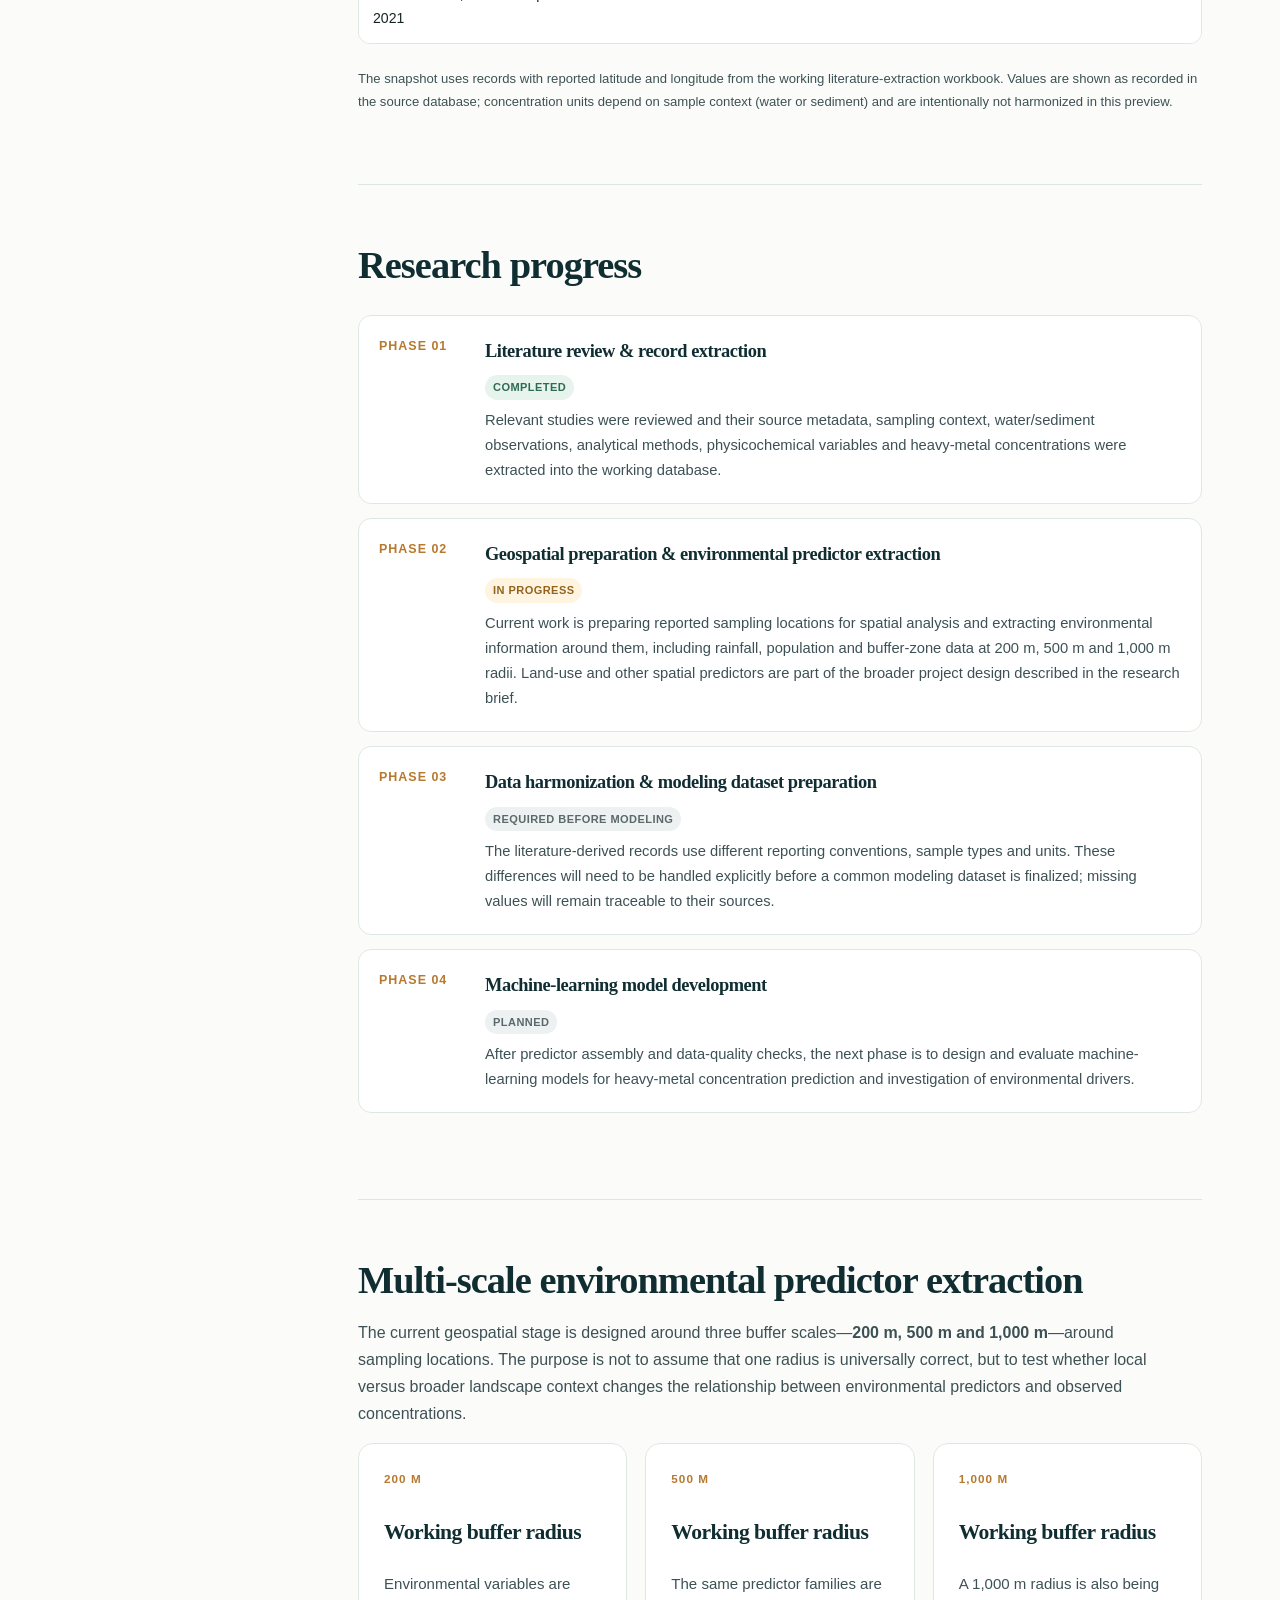
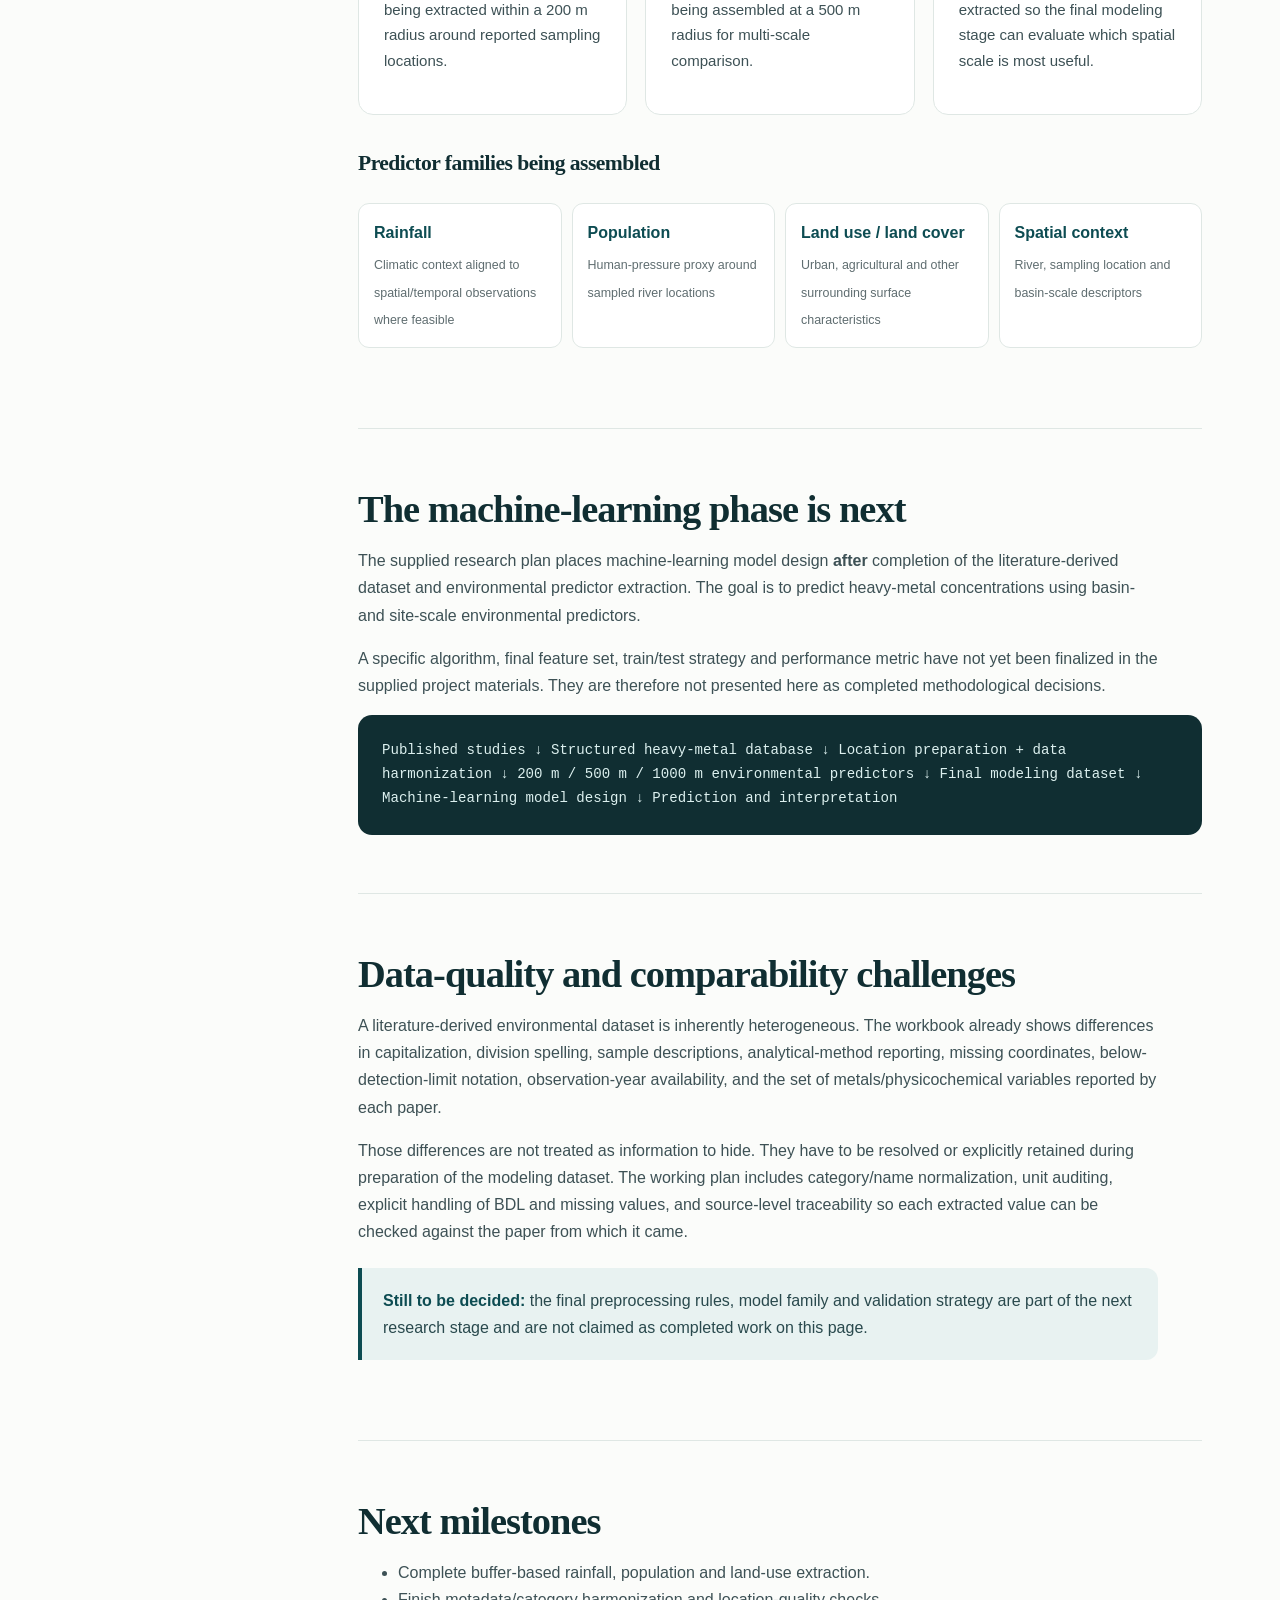
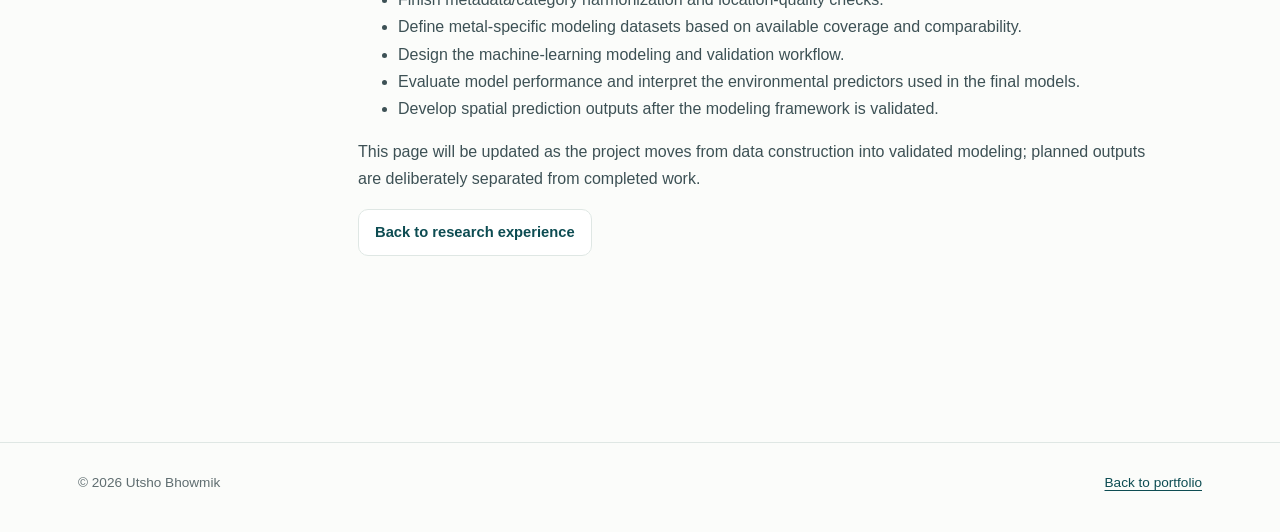
<file: research/river-ml.html>
<!doctype html>
<html lang="en">
<head>
  <meta charset="utf-8">
  <meta name="viewport" content="width=device-width, initial-scale=1">
  <title>River Water Quality & Machine Learning | Utsho Bhowmik</title>
  <meta name="description" content="Ongoing research integrating literature-derived heavy-metal observations from Bangladesh rivers with geospatial environmental predictors and machine learning.">
  <link rel="icon" href="../assets/favicon.svg" type="image/svg+xml">
  <link rel="stylesheet" href="../style.css">
</head>
<body>
<a class="skip-link" href="#article">Skip to content</a>
<nav class="site-nav" aria-label="Primary navigation">
  <div class="nav-inner">
    <a class="brand" href="../index.html">Utsho Bhowmik <small>Environmental Research</small></a>
    <button class="nav-toggle" type="button" aria-expanded="false" aria-label="Open navigation">Menu</button>
    <ul class="nav-links">
      <li><a href="../index.html#research" aria-current="page">Research Experience</a></li>
      <li><a href="../index.html#publications">Publications</a></li>
      <li><a href="../index.html#projects">Projects</a></li>
      <li><a href="../index.html#about">About</a></li>
      <li><a href="../assets/docs/Utsho_Bhowmik_CV.pdf" target="_blank" rel="noopener">CV</a></li>
      <li><a href="../index.html#contact">Contact</a></li>
    </ul>
  </div>
</nav>

<header class="page-hero">
  <div class="page-hero-inner">
    <div class="breadcrumb"><a href="../index.html">Home</a> / <a href="../index.html#research">Research Experience</a> / River water quality & ML</div>
    <span class="status ongoing">Ongoing research</span>
    <h1>Spatial analysis and machine learning for river water quality</h1>
    <p class="lede">A developing multi-river Bangladesh research framework that converts published heavy-metal observations into a structured spatiotemporal database, links sampling locations to environmental predictors, and prepares the data foundation for machine-learning analysis.</p>
    <div class="page-meta"><span>Supervisor: Prof. Md. Saiful Islam · KUET</span><span>Literature synthesis completed</span><span>Geospatial predictor extraction in progress</span></div>
  </div>
</header>

<main class="container page-layout" id="article">
  <aside class="toc" aria-label="On this page">
    <div class="toc-title">On this page</div>
    <a href="#question">Research direction</a>
    <a href="#database">Literature database</a>
    <a href="#schema">Database structure</a>
    <a href="#progress">Research phases</a>
    <a href="#buffers">Geospatial extraction</a>
    <a href="#ml">Machine-learning phase</a>
    <a href="#quality">Data-quality strategy</a>
    <a href="#next">Next milestones</a>
  </aside>

  <article class="article">
    <section class="article-section" id="question">
      <h2>Research direction</h2>
      <div class="reading">
        <p>Heavy-metal measurements in Bangladeshi rivers are distributed across individual studies, locations, years, sample types, analytical methods, and reporting conventions. That fragmentation makes it difficult to ask broader spatial questions about how environmental conditions may be associated with observed contamination.</p>
        <p>This project is building the data infrastructure needed to investigate those relationships. The current objective is to integrate <strong>published water and sediment heavy-metal observations</strong> with climatic, land-use, population, and other spatial predictors, then use machine-learning methods to explore and predict concentration patterns.</p>
        <div class="callout"><strong>Current research question:</strong> can a harmonized literature-derived dataset, augmented with multi-scale geospatial predictors, explain meaningful variation in river heavy-metal concentrations across Bangladesh?</div>
      </div>
    </section>

    <section class="article-section" id="database">
      <h2>Phase 1: literature review → structured database</h2>
      <div class="reading">
        <p>The literature-review stage is already substantially complete. Rather than keeping the review as narrative notes, I extracted the reported information into a structured workbook so that each sampling record can later be joined to spatial predictors and used in analysis.</p>
        <p>The working database currently contains <strong>557 populated records</strong> from <strong>28 DOI-tagged papers</strong>, covering <strong>12 rivers</strong> and <strong>54 fields</strong>. Published studies represented in the workbook extend through 2025, while the reported observation-year field currently spans <strong>2010–2022</strong> where study years are available.</p>
      </div>
      <div class="metric-grid">
        <div class="metric-box"><strong>557</strong><span>extracted study records</span></div>
        <div class="metric-box"><strong>28</strong><span>DOI-tagged source papers</span></div>
        <div class="metric-box"><strong>12</strong><span>Bangladesh rivers represented</span></div>
        <div class="metric-box"><strong>54</strong><span>database fields</span></div>
      </div>
      <div class="callout accent"><strong>Why this matters:</strong> the literature review is being treated as a reproducible data-building step, not only as background reading. The output becomes the observational layer for the later geospatial and machine-learning workflow.</div>
    </section>

    <section class="article-section" id="schema">
      <h2>What is being extracted</h2>
      <p class="reading">The workbook combines bibliographic, spatial, temporal, analytical and environmental information. Missing values are preserved rather than silently filled, allowing later preprocessing decisions to remain explicit.</p>
      <div class="schema-grid">
        <div class="schema-card"><strong>Paper metadata</strong><span>Paper ID, DOI, journal, author & year</span></div>
        <div class="schema-card"><strong>Spatial context</strong><span>River, division, station, latitude, longitude, population field</span></div>
        <div class="schema-card"><strong>Time & sample</strong><span>Observation year, season, water/sediment, analytical method</span></div>
        <div class="schema-card"><strong>Physicochemical data</strong><span>pH, EC, DO, BOD, COD, salinity, texture, OM and other reported variables</span></div>
        <div class="schema-card"><strong>Heavy metals</strong><span>As, Cr, Cd, Pb, Cu, Zn, Ni, Fe, Mn and Co</span></div>
        <div class="schema-card"><strong>Source notes</strong><span>Sampling-context notes and reporting details retained for traceability</span></div>
        <div class="schema-card"><strong>Sample coverage</strong><span>Both sediment and water observations are represented</span></div>
        <div class="schema-card"><strong>Data provenance</strong><span>Paper and DOI fields support record-level trace-back</span></div>
      </div>

      <h3>Representative database snapshot</h3>
      <div class="table-wrap wide-table">
        <table>
          <thead><tr><th>Source</th><th>River</th><th>Latitude</th><th>Longitude</th><th>Year</th><th>Sample</th><th>As</th><th>Cr</th><th>Cd</th><th>Pb</th></tr></thead>
          <tbody>
            <tr><td>Islam et al., 2022</td><td>Old Brahmaputra</td><td>24°46′11.37″ N</td><td>90°24′00.29″ E</td><td>2021</td><td>Sediment</td><td>1.07</td><td>30.51</td><td>4.36</td><td>32.29</td></tr>
            <tr><td>Islam et al., 2022</td><td>Old Brahmaputra</td><td>24°44′58.46″ N</td><td>90°25′24.89″ E</td><td>2021</td><td>Sediment</td><td>1.93</td><td>37.28</td><td>4.92</td><td>26.04</td></tr>
            <tr><td>Nargis et al., 2019</td><td>Buriganga</td><td>23°44′36.61″ N</td><td>90°20′45.08″ E</td><td>2015</td><td>Sediment</td><td>0.28</td><td>76.44</td><td>0.23</td><td>3.93</td></tr>
            <tr><td>Nargis et al., 2019</td><td>Buriganga</td><td>23°42′27.55″ N</td><td>90°24′13.07″ E</td><td>2015</td><td>Sediment</td><td>0.22</td><td>42.01</td><td>0.24</td><td>40.87</td></tr>
            <tr><td>Hasan et al., 2024</td><td>Karnaphuli</td><td>22.5215193</td><td>92.03474501</td><td>2022</td><td>Water</td><td>—</td><td>0.071</td><td>0.001</td><td>0.09</td></tr>
            <tr><td>Hasan et al., 2024</td><td>Padma</td><td>24.5056721</td><td>88.87564321</td><td>2022</td><td>Water</td><td>—</td><td>0.03</td><td>BDL</td><td>0.197</td></tr>
            <tr><td>Hasan et al., 2024</td><td>Meghna</td><td>23.6329117</td><td>90.51890552</td><td>2022</td><td>Water</td><td>—</td><td>0.04</td><td>0.081</td><td>0.271</td></tr>
            <tr><td>Hasan et al., 2024</td><td>Shitalakhya</td><td>23.6099785</td><td>90.61528259</td><td>2022</td><td>Water</td><td>—</td><td>0.09</td><td>0.01</td><td>0.235</td></tr>
            <tr><td>Ali et al., 2016</td><td>Karnaphuli</td><td>22.53544722</td><td>92.40662778</td><td>2014</td><td>Sediment</td><td>13.17</td><td>57.31</td><td>1.10</td><td>35.25</td></tr>
            <tr><td>Ali et al., 2016</td><td>Karnaphuli</td><td>22.315132</td><td>91.819424</td><td>2014</td><td>Sediment</td><td>13.38</td><td>111.48</td><td>1.40</td><td>61.86</td></tr>
            <tr><td>Islam et al., 2015</td><td>Paira</td><td>22°27′03.88″ N</td><td>90°26′50.11″ E</td><td>2012</td><td>Sediment</td><td>5.4</td><td>46</td><td>0.79</td><td>15</td></tr>
            <tr><td>Islam et al., 2015</td><td>Paira</td><td>22°24′42.53″ N</td><td>90°26′37.78″ E</td><td>2012</td><td>Sediment</td><td>17</td><td>57</td><td>1.1</td><td>44</td></tr>
            <tr><td>Proshad et al., 2021</td><td>Rupsa</td><td>22.80 N</td><td>89.54 E</td><td>2017</td><td>Water</td><td>0.00605</td><td>0.00887</td><td>0.00138</td><td>0.00732</td></tr>
          </tbody>
        </table>
      </div>
      <p class="note">The snapshot uses records with reported latitude and longitude from the working literature-extraction workbook. Values are shown as recorded in the source database; concentration units depend on sample context (water or sediment) and are intentionally not harmonized in this preview.</p>
    </section>

    <section class="article-section" id="progress">
      <h2>Research progress</h2>
      <div class="phase-list">
        <div class="phase"><div class="phase-code">PHASE 01</div><div><h3>Literature review & record extraction</h3><span class="phase-status done">Completed</span><p>Relevant studies were reviewed and their source metadata, sampling context, water/sediment observations, analytical methods, physicochemical variables and heavy-metal concentrations were extracted into the working database.</p></div></div>
        <div class="phase"><div class="phase-code">PHASE 02</div><div><h3>Geospatial preparation & environmental predictor extraction</h3><span class="phase-status active">In progress</span><p>Current work is preparing reported sampling locations for spatial analysis and extracting environmental information around them, including rainfall, population and buffer-zone data at 200 m, 500 m and 1,000 m radii. Land-use and other spatial predictors are part of the broader project design described in the research brief.</p></div></div>
        <div class="phase"><div class="phase-code">PHASE 03</div><div><h3>Data harmonization & modeling dataset preparation</h3><span class="phase-status planned">Required before modeling</span><p>The literature-derived records use different reporting conventions, sample types and units. These differences will need to be handled explicitly before a common modeling dataset is finalized; missing values will remain traceable to their sources.</p></div></div>
        <div class="phase"><div class="phase-code">PHASE 04</div><div><h3>Machine-learning model development</h3><span class="phase-status planned">Planned</span><p>After predictor assembly and data-quality checks, the next phase is to design and evaluate machine-learning models for heavy-metal concentration prediction and investigation of environmental drivers.</p></div></div>
      </div>
    </section>

    <section class="article-section" id="buffers">
      <h2>Multi-scale environmental predictor extraction</h2>
      <div class="reading">
        <p>The current geospatial stage is designed around three buffer scales—<strong>200 m, 500 m and 1,000 m</strong>—around sampling locations. The purpose is not to assume that one radius is universally correct, but to test whether local versus broader landscape context changes the relationship between environmental predictors and observed concentrations.</p>
      </div>
      <div class="three-col">
        <div class="card"><div class="card-eyebrow">200 m</div><h3>Working buffer radius</h3><p>Environmental variables are being extracted within a 200 m radius around reported sampling locations.</p></div>
        <div class="card"><div class="card-eyebrow">500 m</div><h3>Working buffer radius</h3><p>The same predictor families are being assembled at a 500 m radius for multi-scale comparison.</p></div>
        <div class="card"><div class="card-eyebrow">1,000 m</div><h3>Working buffer radius</h3><p>A 1,000 m radius is also being extracted so the final modeling stage can evaluate which spatial scale is most useful.</p></div>
      </div>
      <h3>Predictor families being assembled</h3>
      <div class="schema-grid">
        <div class="schema-card"><strong>Rainfall</strong><span>Climatic context aligned to spatial/temporal observations where feasible</span></div>
        <div class="schema-card"><strong>Population</strong><span>Human-pressure proxy around sampled river locations</span></div>
        <div class="schema-card"><strong>Land use / land cover</strong><span>Urban, agricultural and other surrounding surface characteristics</span></div>
        <div class="schema-card"><strong>Spatial context</strong><span>River, sampling location and basin-scale descriptors</span></div>
      </div>
    </section>

    <section class="article-section" id="ml">
      <h2>The machine-learning phase is next</h2>
      <div class="reading">
        <p>The supplied research plan places machine-learning model design <strong>after</strong> completion of the literature-derived dataset and environmental predictor extraction. The goal is to predict heavy-metal concentrations using basin- and site-scale environmental predictors.</p>
        <p>A specific algorithm, final feature set, train/test strategy and performance metric have not yet been finalized in the supplied project materials. They are therefore not presented here as completed methodological decisions.</p>
      </div>
      <div class="code-schematic" aria-label="Current research pipeline">Published studies
      ↓
Structured heavy-metal database
      ↓
Location preparation + data harmonization
      ↓
200 m / 500 m / 1000 m environmental predictors
      ↓
Final modeling dataset
      ↓
Machine-learning model design
      ↓
Prediction and interpretation</div>
    </section>

    <section class="article-section" id="quality">
      <h2>Data-quality and comparability challenges</h2>
      <div class="reading">
        <p>A literature-derived environmental dataset is inherently heterogeneous. The workbook already shows differences in capitalization, division spelling, sample descriptions, analytical-method reporting, missing coordinates, below-detection-limit notation, observation-year availability, and the set of metals/physicochemical variables reported by each paper.</p>
        <p>Those differences are not treated as information to hide. They have to be resolved or explicitly retained during preparation of the modeling dataset. The working plan includes category/name normalization, unit auditing, explicit handling of BDL and missing values, and source-level traceability so each extracted value can be checked against the paper from which it came.</p>
        <div class="callout"><strong>Still to be decided:</strong> the final preprocessing rules, model family and validation strategy are part of the next research stage and are not claimed as completed work on this page.</div>
      </div>
    </section>

    <section class="article-section" id="next">
      <h2>Next milestones</h2>
      <div class="reading">
        <ul>
          <li>Complete buffer-based rainfall, population and land-use extraction.</li>
          <li>Finish metadata/category harmonization and location-quality checks.</li>
          <li>Define metal-specific modeling datasets based on available coverage and comparability.</li>
          <li>Design the machine-learning modeling and validation workflow.</li>
          <li>Evaluate model performance and interpret the environmental predictors used in the final models.</li>
          <li>Develop spatial prediction outputs after the modeling framework is validated.</li>
        </ul>
        <p>This page will be updated as the project moves from data construction into validated modeling; planned outputs are deliberately separated from completed work.</p>
      </div>
      <div class="inline-actions">
        <a class="btn btn-quiet" href="../index.html#research">Back to research experience</a>
      </div>
    </section>
  </article>
</main>

<footer class="footer"><div class="footer-inner"><span>© <span data-year>2026</span> Utsho Bhowmik</span><a href="../index.html">Back to portfolio</a></div></footer>
<script src="../script.js"></script>
</body>
</html>
</file>
<file: style.css>
:root {
  --ink: #172326;
  --muted: #5f6d70;
  --paper: #fbfcfa;
  --white: #ffffff;
  --line: #dfe7e4;
  --brand: #0d4c52;
  --brand-2: #1f6f72;
  --brand-soft: #e8f2f1;
  --accent: #b7792f;
  --accent-soft: #f6eee2;
  --slate: #26393d;
  --shadow: 0 14px 40px rgba(27, 51, 55, 0.08);
  --radius: 18px;
  --content: 1180px;
  --reading: 800px;
}

* { box-sizing: border-box; }
html { scroll-behavior: smooth; }
body {
  margin: 0;
  background: var(--paper);
  color: var(--ink);
  font-family: Inter, ui-sans-serif, -apple-system, BlinkMacSystemFont, "Segoe UI", Roboto, Helvetica, Arial, sans-serif;
  line-height: 1.7;
  -webkit-font-smoothing: antialiased;
}
img { max-width: 100%; height: auto; }
a { color: var(--brand); text-underline-offset: 3px; }
a:hover { color: var(--brand-2); }
button, input, textarea { font: inherit; }

.skip-link { position: absolute; left: -9999px; top: 0; }
.skip-link:focus { left: 12px; top: 12px; z-index: 9999; background: white; padding: 10px 14px; border-radius: 8px; }

.site-nav {
  position: sticky;
  top: 0;
  z-index: 1000;
  background: rgba(251, 252, 250, 0.94);
  backdrop-filter: blur(16px);
  border-bottom: 1px solid rgba(223, 231, 228, 0.9);
}
.nav-inner {
  max-width: var(--content);
  margin: 0 auto;
  min-height: 72px;
  padding: 0 28px;
  display: flex;
  align-items: center;
  justify-content: space-between;
  gap: 28px;
}
.brand {
  text-decoration: none;
  display: inline-flex;
  align-items: baseline;
  gap: 10px;
  color: var(--ink);
  font-weight: 760;
  letter-spacing: -0.02em;
}
.brand small { color: var(--muted); font-weight: 500; font-size: .75rem; }
.nav-links { display: flex; list-style: none; padding: 0; margin: 0; gap: 4px; align-items: center; }
.nav-links a {
  text-decoration: none;
  color: var(--slate);
  font-weight: 600;
  font-size: .92rem;
  padding: 10px 11px;
  border-radius: 9px;
}
.nav-links a:hover, .nav-links a[aria-current="page"] { background: var(--brand-soft); color: var(--brand); }
.nav-toggle {
  display: none;
  appearance: none;
  border: 1px solid var(--line);
  background: white;
  border-radius: 10px;
  padding: 8px 11px;
  color: var(--ink);
}

.hero {
  position: relative;
  overflow: hidden;
  border-bottom: 1px solid var(--line);
  background:
    radial-gradient(circle at 83% 14%, rgba(13,76,82,.10), transparent 34%),
    radial-gradient(circle at 10% 84%, rgba(183,121,47,.08), transparent 29%),
    var(--paper);
}
.hero::after {
  content: "";
  position: absolute;
  inset: auto -10% -150px auto;
  width: 420px;
  height: 420px;
  border: 1px solid rgba(13,76,82,.08);
  border-radius: 50%;
}
.hero-grid {
  max-width: var(--content);
  margin: 0 auto;
  padding: 78px 28px 76px;
  display: grid;
  grid-template-columns: minmax(0, 1.45fr) minmax(250px, .55fr);
  gap: 70px;
  align-items: center;
}
.kicker {
  display: inline-flex;
  align-items: center;
  gap: 9px;
  color: var(--brand);
  font-weight: 750;
  text-transform: uppercase;
  letter-spacing: .12em;
  font-size: .76rem;
  margin-bottom: 16px;
}
.kicker::before { content: ""; width: 30px; height: 2px; background: var(--accent); }
.hero h1, .page-hero h1, h1, h2, h3 {
  font-family: Georgia, "Times New Roman", serif;
  letter-spacing: -0.025em;
  color: #102e32;
}
.hero h1 { font-size: clamp(3rem, 7vw, 5.55rem); line-height: .98; margin: 0 0 12px; max-width: 800px; }
.hero-role { font-size: clamp(1.2rem, 2.5vw, 1.65rem); color: var(--brand); font-weight: 650; margin: 0 0 18px; }
.hero-statement { font-family: Georgia, "Times New Roman", serif; font-size: clamp(1.18rem, 2.15vw, 1.45rem); line-height: 1.55; max-width: 790px; color: #304549; margin: 0 0 26px; }
.hero-actions, .inline-actions { display: flex; flex-wrap: wrap; gap: 10px; align-items: center; }
.btn {
  display: inline-flex;
  align-items: center;
  justify-content: center;
  gap: 8px;
  min-height: 44px;
  padding: 10px 16px;
  text-decoration: none;
  border-radius: 10px;
  border: 1px solid var(--brand);
  font-weight: 720;
  font-size: .92rem;
}
.btn-primary { background: var(--brand); color: white; }
.btn-primary:hover { background: #083e43; color: white; }
.btn-quiet { background: white; color: var(--brand); border-color: var(--line); }
.btn-quiet:hover { border-color: #9db6b7; background: var(--brand-soft); }
.hero-photo-wrap { position: relative; width: min(100%, 310px); justify-self: end; }
.hero-photo {
  display: block;
  aspect-ratio: 4/5;
  width: 100%;
  object-fit: cover;
  object-position: center 20%;
  border-radius: 28px 28px 90px 28px;
  box-shadow: var(--shadow);
  border: 8px solid white;
}
.hero-photo-note {
  position: absolute;
  left: -38px;
  bottom: 28px;
  background: #0f3438;
  color: #fff;
  padding: 11px 14px;
  border-radius: 11px;
  font-size: .82rem;
  line-height: 1.35;
  box-shadow: var(--shadow);
}

.container { max-width: var(--content); margin: 0 auto; padding: 0 28px; }
.section { padding: 84px 0; border-bottom: 1px solid var(--line); }
.section:last-child { border-bottom: 0; }
.section-head { display: grid; grid-template-columns: 270px minmax(0, 1fr); gap: 48px; margin-bottom: 40px; align-items: start; }
.section-index { color: var(--accent); font-size: .90rem; font-weight: 800; letter-spacing: .09em; text-transform: uppercase; }
.section-title { font-size: clamp(2rem, 4vw, 3.1rem); line-height: 1.08; margin: 0 0 14px; }
.section-lede { margin: 0; max-width: 760px; color: var(--muted); font-size: 1.05rem; }

.research-feature {
  display: grid;
  grid-template-columns: 1.1fr .9fr;
  min-height: 460px;
  background: white;
  border: 1px solid var(--line);
  border-radius: var(--radius);
  overflow: hidden;
  box-shadow: var(--shadow);
  margin-bottom: 24px;
}
.research-feature.reverse { grid-template-columns: .9fr 1.1fr; }
.research-feature.reverse .feature-media { order: 2; }
.feature-copy { padding: clamp(30px, 5vw, 56px); display: flex; flex-direction: column; justify-content: center; }
.feature-copy h3 { font-size: clamp(1.8rem, 3.3vw, 2.7rem); line-height: 1.13; margin: 8px 0 16px; }
.feature-copy p { color: #42565a; }
.feature-media { min-height: 380px; background: #eef4f2; position: relative; overflow: hidden; }
.feature-media img { width: 100%; height: 100%; min-height: 380px; object-fit: cover; }
.feature-media.contain img { object-fit: contain; padding: 26px; background: #f3f7f6; }
.status {
  display: inline-flex;
  width: max-content;
  align-items: center;
  gap: 8px;
  padding: 5px 9px;
  border-radius: 999px;
  font-size: .72rem;
  font-weight: 800;
  letter-spacing: .04em;
  text-transform: uppercase;
  background: var(--brand-soft);
  color: var(--brand);
}
.status::before { content: ""; width: 7px; height: 7px; border-radius: 50%; background: currentColor; }
.status.published { background: #e7f3ed; color: #2f6b52; }
.status.ongoing { background: #fff4df; color: #93631d; }
.meta-row { display: flex; flex-wrap: wrap; gap: 8px 16px; color: var(--muted); font-size: .88rem; margin: 18px 0; }
.metric-row { display: grid; grid-template-columns: repeat(4, 1fr); gap: 10px; margin: 22px 0 24px; }
.metric { border-top: 1px solid var(--line); padding-top: 12px; }
.metric strong { display: block; color: var(--brand); font-family: Georgia, serif; font-size: 1.55rem; line-height: 1.1; }
.metric span { display: block; color: var(--muted); font-size: .77rem; margin-top: 4px; }

.card-grid { display: grid; grid-template-columns: repeat(3, 1fr); gap: 18px; }
.card {
  background: white;
  border: 1px solid var(--line);
  border-radius: 15px;
  padding: 25px;
  display: flex;
  flex-direction: column;
  min-height: 100%;
}
.card:hover { border-color: #b7cbc8; box-shadow: 0 10px 30px rgba(25, 59, 63, .06); }
.card h3 { font-size: 1.35rem; line-height: 1.25; margin: 7px 0 10px; }
.card p { color: var(--muted); font-size: .94rem; }
.card .card-link { margin-top: auto; padding-top: 14px; font-weight: 750; text-decoration: none; }
.card-eyebrow { color: var(--accent); font-size: .73rem; font-weight: 800; letter-spacing: .09em; text-transform: uppercase; }
.tag-row { display: flex; flex-wrap: wrap; gap: 7px; margin-top: 14px; }
.tag { padding: 4px 8px; border-radius: 999px; background: #f0f4f3; color: #4e6164; font-size: .72rem; font-weight: 650; }

.publication-list { border-top: 1px solid var(--line); }
.publication { display: grid; grid-template-columns: 110px 1fr auto; gap: 24px; padding: 25px 0; border-bottom: 1px solid var(--line); align-items: start; }
.pub-year { color: var(--accent); font-family: Georgia, serif; font-size: 1.25rem; }
.pub-title { font-family: Georgia, serif; font-size: 1.2rem; line-height: 1.35; color: #18373a; margin-bottom: 5px; }
.pub-meta { color: var(--muted); font-size: .9rem; }
.pub-actions { display: flex; gap: 8px; flex-wrap: wrap; justify-content: flex-end; }
.text-link { text-decoration: none; font-weight: 750; font-size: .88rem; white-space: nowrap; }

.tool-columns { display: grid; grid-template-columns: repeat(4, 1fr); gap: 24px; }
.tool-column { border-top: 3px solid var(--brand); padding-top: 18px; }
.tool-column h3 { margin: 0 0 9px; font-size: 1.15rem; }
.tool-column p { margin: 0; color: var(--muted); font-size: .92rem; }

.about-layout { display: grid; grid-template-columns: minmax(0, 1.35fr) minmax(280px, .65fr); gap: 60px; align-items: start; }
.about-copy { font-family: Georgia, serif; font-size: 1.16rem; line-height: 1.78; color: #34494d; }
.quote { margin: 0 0 30px; padding-left: 20px; border-left: 3px solid var(--accent); color: #213f43; font-family: Georgia, serif; font-size: 1.32rem; line-height: 1.55; }
.quote cite { display: block; font-family: Inter, sans-serif; font-size: .8rem; color: var(--muted); margin-top: 9px; font-style: normal; }
.fact-list { list-style: none; padding: 0; margin: 0; border-top: 1px solid var(--line); }
.fact-list li { padding: 14px 0; border-bottom: 1px solid var(--line); }
.fact-list strong { display: block; color: var(--ink); font-size: .86rem; }
.fact-list span { color: var(--muted); font-size: .9rem; }

.contact-panel { background: #113b3f; color: white; border-radius: 22px; padding: clamp(34px, 6vw, 65px); display: grid; grid-template-columns: 1.1fr .9fr; gap: 50px; align-items: center; }
.contact-panel h2 { color: white; font-size: clamp(2rem, 4vw, 3.2rem); margin: 0 0 12px; }
.contact-panel p { color: #d7e6e5; margin: 0; }
.contact-links { display: grid; gap: 10px; }
.contact-links a { color: white; text-decoration: none; padding: 10px 0; border-bottom: 1px solid rgba(255,255,255,.18); font-weight: 650; }
.contact-links a:hover { color: #f1c982; }

.footer { margin-top: 70px; border-top: 1px solid var(--line); padding: 28px 0 38px; color: var(--muted); font-size: .85rem; }
.footer-inner { max-width: var(--content); margin: 0 auto; padding: 0 28px; display: flex; justify-content: space-between; gap: 20px; flex-wrap: wrap; }

/* Inner pages */
.page-hero { border-bottom: 1px solid var(--line); background: linear-gradient(180deg, #f1f7f5, var(--paper)); }
.page-hero-inner { max-width: var(--content); margin: 0 auto; padding: 78px 28px 64px; }
.breadcrumb { font-size: .8rem; color: var(--muted); margin-bottom: 24px; }
.breadcrumb a { text-decoration: none; }
.page-hero h1 { max-width: 970px; font-size: clamp(2.6rem, 6vw, 4.8rem); line-height: 1.02; margin: 0 0 18px; }
.page-hero .lede { max-width: 890px; font-family: Georgia, serif; font-size: 1.25rem; line-height: 1.6; color: #3d5255; }
.page-meta { display: flex; gap: 10px 22px; flex-wrap: wrap; margin-top: 22px; color: var(--muted); font-size: .9rem; }
.page-layout { display: grid; grid-template-columns: 220px minmax(0, 1fr); gap: 60px; padding-top: 64px; }
.toc { position: sticky; top: 98px; align-self: start; font-size: .84rem; }
.toc-title { font-weight: 800; color: var(--ink); margin-bottom: 8px; }
.toc a { display: block; text-decoration: none; color: var(--muted); padding: 5px 0; }
.toc a:hover { color: var(--brand); }
.article { min-width: 0; }
.article-section { padding-bottom: 58px; margin-bottom: 58px; border-bottom: 1px solid var(--line); scroll-margin-top: 100px; }
.article-section:last-child { border-bottom: 0; }
.article h2 { font-size: clamp(1.9rem, 3vw, 2.55rem); line-height: 1.15; margin: 0 0 16px; }
.article h3 { font-size: 1.35rem; margin: 30px 0 10px; }
.article p, .article li { color: #3d5155; }
.article .reading { max-width: var(--reading); }
.callout { background: var(--brand-soft); border-left: 4px solid var(--brand); padding: 19px 21px; border-radius: 0 12px 12px 0; margin: 22px 0; color: #29494d; }
.callout strong { color: var(--brand); }
.callout.accent { background: var(--accent-soft); border-left-color: var(--accent); }
.metric-grid { display: grid; grid-template-columns: repeat(4, 1fr); gap: 12px; margin: 25px 0; }
.metric-box { background: white; border: 1px solid var(--line); padding: 20px; border-radius: 12px; }
.metric-box strong { display: block; font-family: Georgia, serif; color: var(--brand); font-size: 1.75rem; line-height: 1.1; }
.metric-box span { display: block; color: var(--muted); font-size: .78rem; margin-top: 6px; }
.two-col { display: grid; grid-template-columns: 1fr 1fr; gap: 24px; }
.three-col { display: grid; grid-template-columns: repeat(3, 1fr); gap: 18px; }
.figure { margin: 26px 0; background: white; border: 1px solid var(--line); border-radius: 14px; overflow: hidden; }
.figure img { display: block; width: 100%; max-height: 650px; object-fit: contain; background: #fff; cursor: zoom-in; }
.figure figcaption { padding: 12px 15px; border-top: 1px solid var(--line); color: var(--muted); font-size: .82rem; }
.figure-grid { display: grid; grid-template-columns: repeat(3, 1fr); gap: 14px; }
.figure-grid .figure { margin: 0; }
.gallery-5 { display: grid; grid-template-columns: repeat(5, 1fr); gap: 9px; }
.gallery-5 .figure img { aspect-ratio: 4/5; object-fit: contain; }
.table-wrap { overflow-x: auto; border: 1px solid var(--line); border-radius: 12px; background: white; margin: 24px 0; }
table { width: 100%; border-collapse: collapse; font-size: .88rem; }
th, td { padding: 12px 14px; text-align: left; border-bottom: 1px solid var(--line); vertical-align: top; }
th { background: #f0f5f3; color: #2f4a4e; font-weight: 800; }
tr:last-child td { border-bottom: 0; }
.phase-list { display: grid; gap: 14px; margin: 28px 0; }
.phase { display: grid; grid-template-columns: 88px 1fr; gap: 18px; align-items: start; padding: 20px; border: 1px solid var(--line); border-radius: 13px; background: white; }
.phase-code { color: var(--accent); font-weight: 850; letter-spacing: .08em; font-size: .78rem; }
.phase h3 { margin: 0 0 5px; font-size: 1.15rem; }
.phase p { margin: 0; font-size: .92rem; }
.progress-line { height: 6px; background: #e4ecea; border-radius: 999px; overflow: hidden; margin-top: 10px; }
.progress-line > span { display: block; height: 100%; background: var(--brand); border-radius: inherit; }
.schema-grid { display: grid; grid-template-columns: repeat(4, 1fr); gap: 10px; margin: 22px 0; }
.schema-card { background: white; border: 1px solid var(--line); border-radius: 11px; padding: 15px; }
.schema-card strong { display: block; color: var(--brand); margin-bottom: 4px; }
.schema-card span { color: var(--muted); font-size: .78rem; }
.layer-stack { display: grid; border: 1px solid #bdcfcc; border-radius: 12px; overflow: hidden; margin: 25px 0; }
.layer { display: grid; grid-template-columns: 1.2fr .8fr .8fr .8fr; gap: 10px; align-items: center; padding: 14px 16px; border-bottom: 1px solid rgba(255,255,255,.6); }
.layer:last-child { border-bottom: 0; }
.layer:nth-child(1), .layer:nth-child(5) { background: #d7d2c7; }
.layer:nth-child(2), .layer:nth-child(4) { background: #e8d7ae; }
.layer:nth-child(3) { background: #c9d7cf; }
.layer strong { color: #27383b; }
.layer span { font-size: .82rem; color: #3e4e50; }
.bars { display: grid; gap: 14px; margin: 24px 0; }
.bar-row { display: grid; grid-template-columns: 100px 1fr 60px; gap: 12px; align-items: center; }
.bar-track { height: 12px; background: #e8eeec; border-radius: 999px; overflow: hidden; }
.bar-fill { height: 100%; background: var(--brand-2); border-radius: inherit; }
.bar-fill.clay { background: #8c816d; }
.code-schematic { background: #102e32; color: #dcf0ef; padding: 24px; border-radius: 14px; overflow-x: auto; font: 0.88rem/1.7 ui-monospace, SFMono-Regular, Menlo, Consolas, monospace; }
.note { font-size: .82rem; color: var(--muted); }

.lightbox { position: fixed; inset: 0; z-index: 2000; background: rgba(5,18,20,.9); display: none; align-items: center; justify-content: center; padding: 30px; }
.lightbox.open { display: flex; }
.lightbox img { max-height: 90vh; max-width: 94vw; background: white; border-radius: 8px; }
.lightbox button { position: absolute; right: 20px; top: 20px; border: 1px solid rgba(255,255,255,.4); background: rgba(0,0,0,.2); color: white; border-radius: 999px; width: 42px; height: 42px; cursor: pointer; }

@media (max-width: 980px) {
  .hero-grid { grid-template-columns: 1fr 260px; gap: 36px; }
  .section-head { grid-template-columns: 180px 1fr; gap: 28px; }
  .card-grid { grid-template-columns: repeat(2, 1fr); }
  .tool-columns { grid-template-columns: repeat(2, 1fr); }
  .page-layout { grid-template-columns: 1fr; }
  .toc { position: static; display: flex; flex-wrap: wrap; gap: 5px 15px; padding-bottom: 18px; border-bottom: 1px solid var(--line); }
  .toc-title { width: 100%; }
  .toc a { display: inline; }
  .metric-grid { grid-template-columns: repeat(2, 1fr); }
  .gallery-5 { grid-template-columns: repeat(3, 1fr); }
  .schema-grid { grid-template-columns: repeat(2, 1fr); }
}

@media (max-width: 760px) {
  .nav-inner { min-height: 62px; padding: 0 18px; }
  .brand small { display: none; }
  .nav-toggle { display: inline-flex; }
  .nav-links { position: absolute; top: 62px; left: 0; right: 0; background: var(--paper); border-bottom: 1px solid var(--line); display: none; padding: 12px 18px 18px; flex-direction: column; align-items: stretch; }
  .nav-links.open { display: flex; }
  .nav-links a { display: block; }
  .hero-grid { grid-template-columns: 1fr; padding: 56px 20px 54px; }
  .hero-photo-wrap { justify-self: start; width: 210px; order: -1; }
  .hero-photo-note { display: none; }
  .hero h1 { font-size: clamp(2.8rem, 14vw, 4.2rem); }
  .container { padding: 0 20px; }
  .section { padding: 62px 0; }
  .section-head { grid-template-columns: 1fr; gap: 8px; }
  .research-feature, .research-feature.reverse { grid-template-columns: 1fr; }
  .research-feature.reverse .feature-media { order: 0; }
  .feature-media { min-height: 270px; }
  .feature-media img { min-height: 270px; }
  .metric-row { grid-template-columns: repeat(2,1fr); }
  .card-grid, .two-col, .three-col, .about-layout, .contact-panel { grid-template-columns: 1fr; }
  .publication { grid-template-columns: 70px 1fr; gap: 12px; }
  .pub-actions { grid-column: 2; justify-content: flex-start; }
  .tool-columns { grid-template-columns: 1fr; }
  .page-hero-inner { padding: 55px 20px 48px; }
  .page-layout { padding-top: 45px; }
  .metric-grid { grid-template-columns: repeat(2, 1fr); }
  .figure-grid, .gallery-5 { grid-template-columns: 1fr 1fr; }
  .layer { grid-template-columns: 1fr 1fr; }
  .schema-grid { grid-template-columns: 1fr 1fr; }
}

@media (max-width: 480px) {
  .hero-actions .btn, .inline-actions .btn { width: 100%; }
  .metric-grid, .metric-row, .schema-grid, .figure-grid, .gallery-5 { grid-template-columns: 1fr; }
  .publication { grid-template-columns: 1fr; }
  .pub-actions { grid-column: 1; }
  .phase { grid-template-columns: 1fr; }
  .bar-row { grid-template-columns: 70px 1fr 50px; font-size: .8rem; }
}

/* Discrete project-status indicators: intentionally avoid unsupported percentage-completion claims. */
.status-track { display: grid; gap: 8px; margin-top: 18px; }
.track-step { position: relative; display: block; padding: 9px 12px 9px 33px; border: 1px solid var(--line); border-radius: 9px; background: #fff; color: var(--muted); font-size: .8rem; font-weight: 700; }
.track-step::before { content: ""; position: absolute; left: 13px; top: 50%; width: 9px; height: 9px; margin-top: -4.5px; border-radius: 50%; background: #c8d1cf; }
.track-step.done { color: #2f6b52; background: #f3faf6; }
.track-step.done::before { background: #2f6b52; }
.track-step.active { color: #93631d; background: #fff8e9; }
.track-step.active::before { background: #b7792f; box-shadow: 0 0 0 4px rgba(183,121,47,.13); }
.phase-status { display: inline-flex; margin: 2px 0 8px; padding: 3px 8px; border-radius: 999px; font-size: .69rem; font-weight: 800; letter-spacing: .04em; text-transform: uppercase; }
.phase-status.done { background: #e7f3ed; color: #2f6b52; }
.phase-status.active { background: #fff4df; color: #93631d; }
.phase-status.planned { background: #edf1f1; color: #5b696b; }


/* Revision 2: quote-led hero, manuscript status, and technical equation/graph layouts */
.hero-quote {
  margin: 18px 0 20px;
  max-width: 820px;
  font-family: Georgia, "Times New Roman", serif;
  font-size: clamp(1.45rem, 2.6vw, 2.15rem);
  line-height: 1.45;
  font-style: italic;
  color: #264347;
}
.hero-quote cite {
  display: block;
  margin-top: 9px;
  font-family: Inter, ui-sans-serif, sans-serif;
  font-size: .78rem;
  font-style: normal;
  color: var(--muted);
  letter-spacing: .02em;
}
.hero-intro {
  max-width: 800px;
  margin: 0 0 28px;
  color: #43575a;
  font-family: Georgia, "Times New Roman", serif;
  font-size: clamp(1.05rem, 1.8vw, 1.22rem);
  line-height: 1.7;
}
.section-index-block { margin-bottom: 26px; }
.status.manuscript { background: #efe9f5; color: #6f527e; }
.title-status,
.page-title-status {
  display: block;
  margin-top: 8px;
  font-family: Inter, ui-sans-serif, sans-serif;
  font-size: .72rem;
  line-height: 1.35;
  font-weight: 800;
  letter-spacing: .08em;
  text-transform: uppercase;
  color: #6f527e;
}
.page-title-status { font-size: .78rem; letter-spacing: .06em; }
.about-no-heading { padding-top: 4px; }
.coauthor-line { margin-top: 28px; padding-top: 18px; border-top: 1px solid var(--line); }
.wide-table table { min-width: 980px; }
.equation-grid { display: grid; grid-template-columns: repeat(2, 1fr); gap: 14px; margin: 24px 0; }
.equation-card { background: white; border: 1px solid var(--line); border-radius: 13px; padding: 20px; }
.equation-label { display: block; color: var(--accent); font-size: .72rem; font-weight: 800; letter-spacing: .08em; text-transform: uppercase; margin-bottom: 9px; }
.equation { font-family: Georgia, "Times New Roman", serif; color: var(--brand); font-size: clamp(1.25rem, 2.2vw, 1.65rem); line-height: 1.35; margin-bottom: 8px; }
.equation-card p { margin: 0; color: var(--muted); font-size: .85rem; }
.graph-gallery { grid-template-columns: repeat(2, 1fr); }
.graph-gallery .figure img { max-height: none; }
@media (max-width: 760px) {
  .hero-quote { font-size: 1.45rem; }
  .equation-grid, .graph-gallery { grid-template-columns: 1fr; }
  .section-index-block { margin-bottom: 20px; }
}

/* Final-review refinements */
.section-index-block { margin-bottom: 34px; }
.table-snapshot { margin: 28px 0 34px; border: 1px solid var(--line); border-radius: 14px; background: #fff; overflow: hidden; box-shadow: 0 8px 28px rgba(25, 59, 63, .035); }
.table-snapshot-head { padding: 17px 20px 12px; border-bottom: 1px solid var(--line); background: #f6f9f8; }
.table-snapshot-head strong { display:block; color: var(--brand); font-family: Georgia, "Times New Roman", serif; font-size: 1.1rem; }
.table-snapshot-head span { display:block; color: var(--muted); margin-top:4px; font-size:.82rem; }
.table-snapshot-scroll { overflow-x: auto; }
.table-snapshot table { min-width: 980px; font-size: .78rem; }
.table-snapshot th, .table-snapshot td { padding: 9px 10px; white-space: nowrap; }
.table-snapshot th { font-size: .75rem; }
.table-snapshot tr.highlight-row td { background: #eef6f3; font-weight: 700; color: #23474a; }
.table-note { padding: 11px 20px 15px; margin: 0; color: var(--muted); font-size: .76rem; border-top: 1px solid var(--line); }
@media (max-width: 760px) {
  .section-index { font-size: .84rem; }
  .section-index-block { margin-bottom: 24px; }
}
</file>
